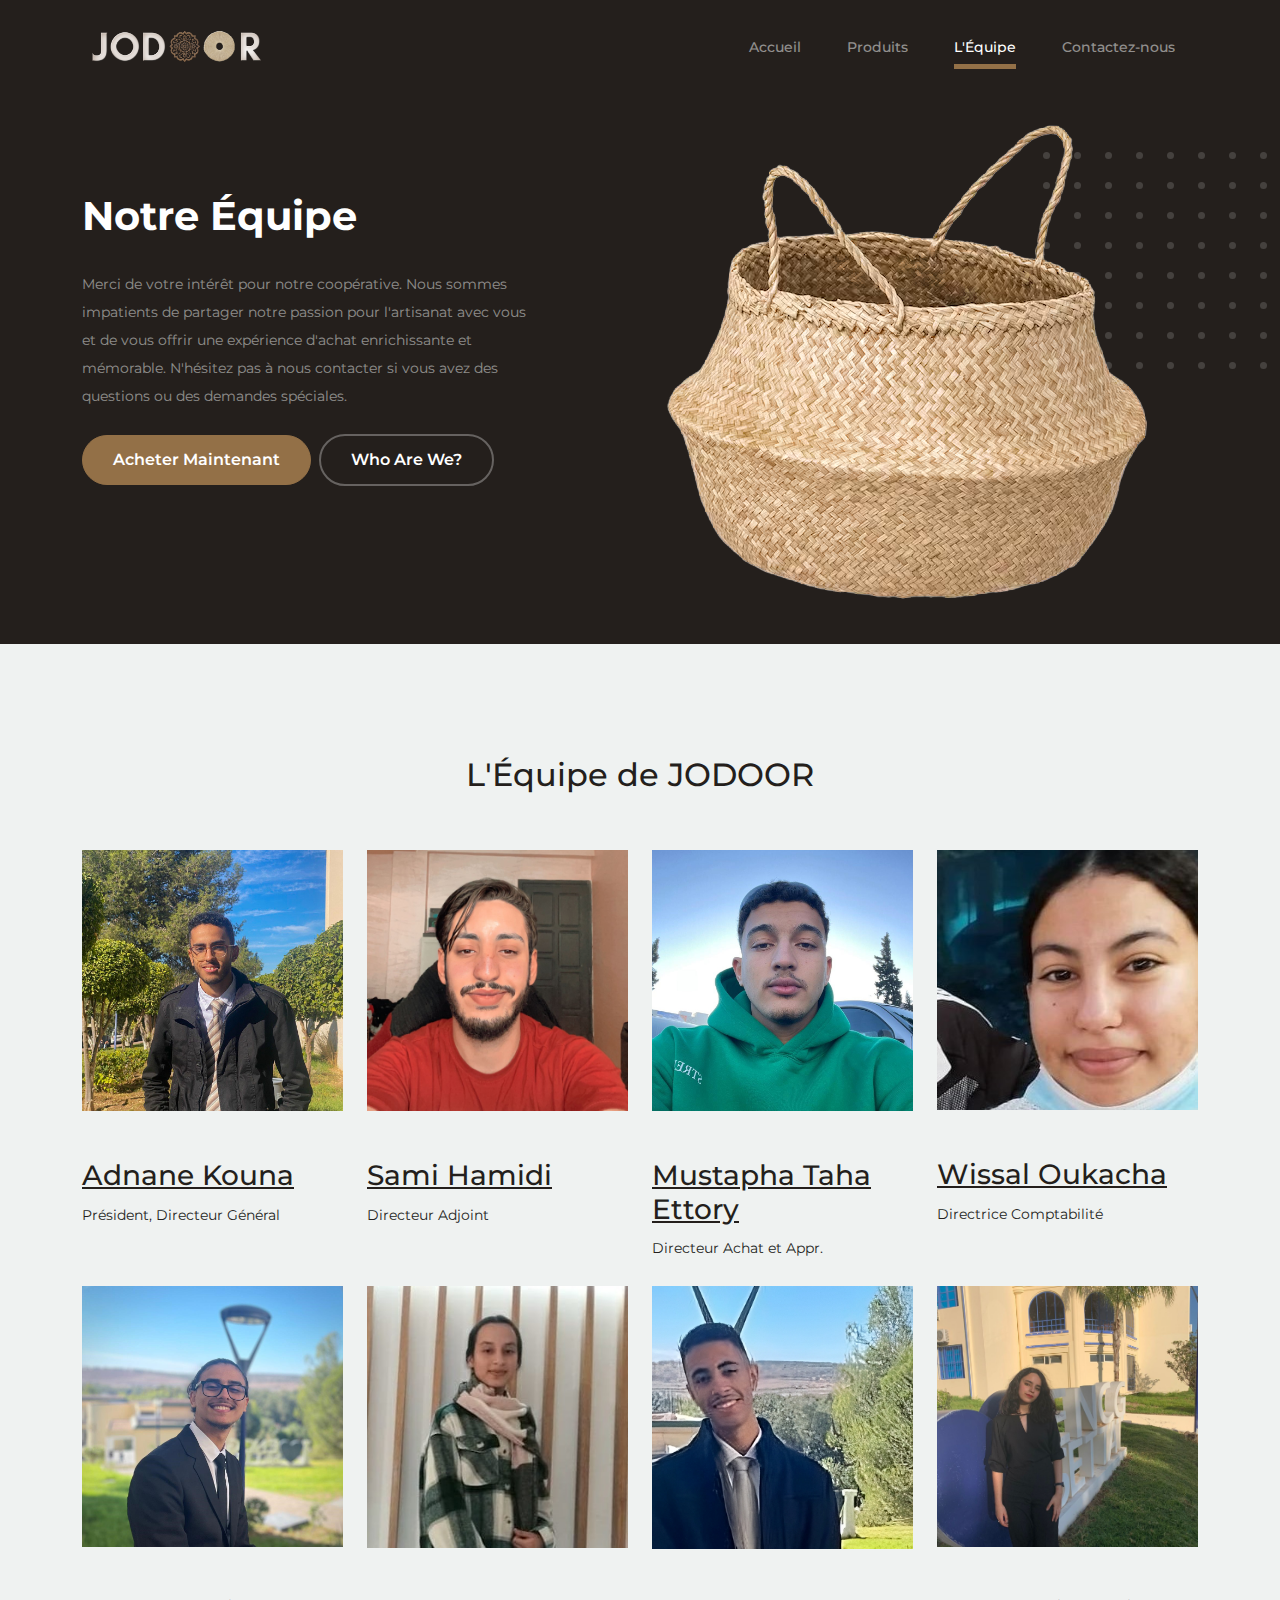
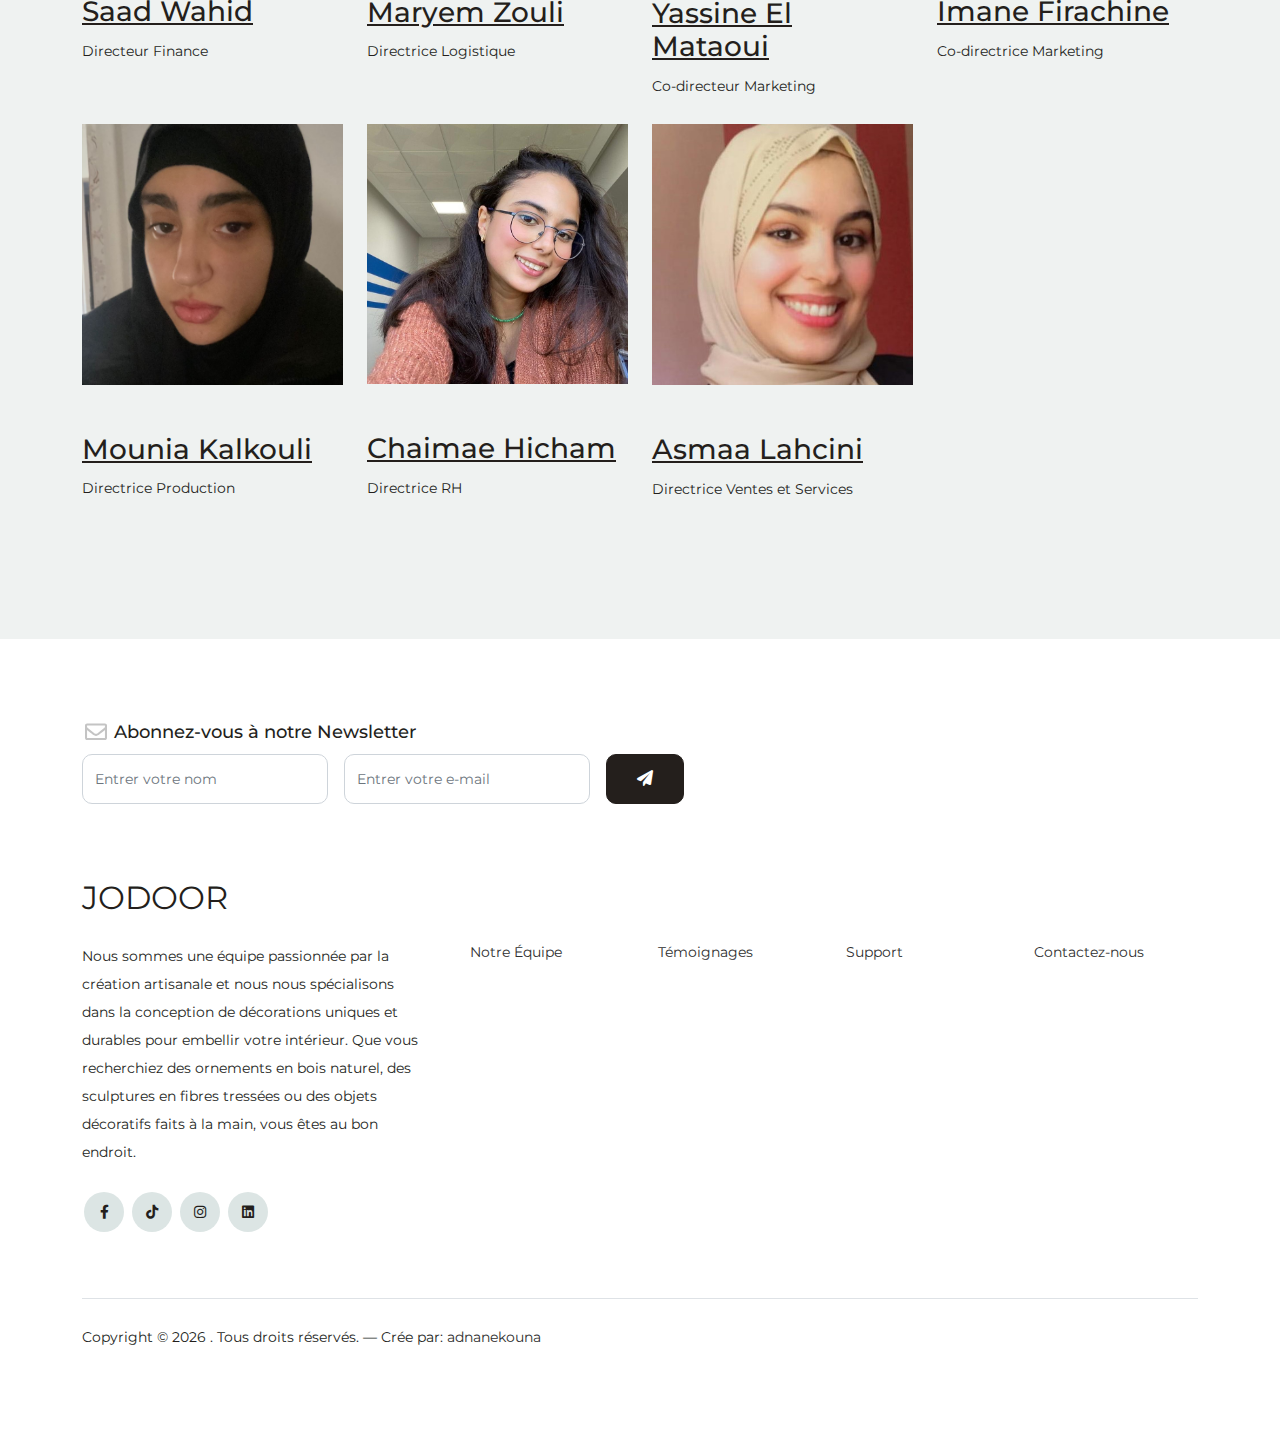
<file: about.html>
<!-- /*
* Bootstrap 5
* Template Name: Furni
* Template Author: Untree.co
* Edited by: adnanekouna-a
*/ -->
<!DOCTYPE html>
<html lang="en">
	<head>
		<meta charset="utf-8" />
		<meta name="viewport" content="width=device-width, initial-scale=1, shrink-to-fit=no" />
		<meta name="author" content="adnanekouna-a" />
		<link rel="shortcut icon" href="favicon.png" />

		<meta name="description" content="" />
		<meta name="keywords" content="bootstrap, bootstrap4" />

		<!-- Bootstrap CSS -->
		<link href="css/bootstrap.min.css" rel="stylesheet" />
		<link href="https://cdnjs.cloudflare.com/ajax/libs/font-awesome/6.0.0-beta3/css/all.min.css" rel="stylesheet" />
		<link href="css/tiny-slider.css" rel="stylesheet" />
		<link href="css/style.css" rel="stylesheet" />
		<title>Notre Équipe | JODOOR Coopérative</title>
	</head>

	<body>
		<!-- Start Header/Navigation -->
		<nav class="custom-navbar navbar navbar navbar-expand-md navbar-dark bg-dark" arial-label="Furni navigation bar">
			<div class="container">
				<a class="navbar-brand" href="index.html"><img src="images/Logo.png" alt="JODOOR's logo" width="190px" /></a>

				<button class="navbar-toggler" type="button" data-bs-toggle="collapse" data-bs-target="#navbarsFurni" aria-controls="navbarsFurni" aria-expanded="false" aria-label="Toggle navigation">
					<span class="navbar-toggler-icon"></span>
				</button>

				<div class="collapse navbar-collapse" id="navbarsFurni">
					<ul class="custom-navbar-nav navbar-nav ms-auto mb-2 mb-md-0">
						<li class="nav-item">
							<a class="nav-link" href="index.html">Accueil</a>
						</li>
						<li><a class="nav-link" href="shop.html">Produits</a></li>
						<li class="active"><a class="nav-link" href="about.html">L'Équipe</a></li>
						<li><a class="nav-link" href="contact.html">Contactez-nous</a></li>
					</ul>
				</div>
			</div>
		</nav>
		<!-- End Header/Navigation -->

		<!-- Start Hero Section -->
		<div class="hero">
			<div class="container">
				<div class="row justify-content-between">
					<div class="col-lg-5">
						<div class="intro-excerpt">
							<h1>Notre Équipe</h1>
							<p class="mb-4">
								Merci de votre intérêt pour notre coopérative. Nous sommes impatients de partager notre passion pour l'artisanat avec vous et de vous offrir une expérience d'achat enrichissante et mémorable. N'hésitez pas à nous contacter si vous avez des questions ou des demandes
								spéciales.
							</p>
							<p><a href="shop.html" class="btn btn-secondary me-2">Acheter Maintenant</a><a href="#our-team" class="btn btn-white-outline">Who Are We?</a></p>
						</div>
					</div>
					<div class="col-lg-7">
						<div class="hero-img-wrap">
							<img src="images/products/basket.png" class="img-fluid" />
						</div>
					</div>
				</div>
			</div>
		</div>
		<!-- End Hero Section -->

		<!-- Start Team Section -->
		<div class="untree_co-section" id="our-team">
			<div class="container">
				<div class="row mb-5">
					<div class="col-lg-5 mx-auto text-center">
						<h2 class="section-title">L'Équipe de JODOOR</h2>
					</div>
				</div>

				<div class="row">
					<!-- Start Column 1 -->
					<div class="col-12 col-md-6 col-lg-3 mb-5 mb-md-0">
						<img src="images/team/adnane.jpg" class="img-fluid mb-5" />
						<h3 clas>
							<a href="#"><span class="">Adnane</span> Kouna</a>
						</h3>
						<span class="d-block position mb-4">Président, Directeur Général</span>
					</div>
					<!-- End Column 1 -->

					<!-- Start Column 2 -->
					<div class="col-12 col-md-6 col-lg-3 mb-5 mb-md-0">
						<img src="images/team/sami.jpeg" class="img-fluid mb-5" />

						<h3 clas>
							<a href="#"><span class="">Sami</span> Hamidi</a>
						</h3>
						<span class="d-block position mb-4">Directeur Adjoint</span>
					</div>
					<!-- End Column 2 -->

					<!-- Start Column 3 -->
					<div class="col-12 col-md-6 col-lg-3 mb-5 mb-md-0">
						<img src="images/team/taha.jpeg" class="img-fluid mb-5" />
						<h3 clas>
							<a href="#"><span class="">Mustapha Taha</span> Ettory</a>
						</h3>
						<span class="d-block position mb-4">Directeur Achat et Appr.</span>
					</div>
					<!-- End Column 3 -->

					<!-- Start Column 4 -->
					<div class="col-12 col-md-6 col-lg-3 mb-5 mb-md-0">
						<img src="images/team/wissal.jpeg" class="img-fluid mb-5" />

						<h3 clas>
							<a href="#"><span class="">Wissal</span> Oukacha</a>
						</h3>
						<span class="d-block position mb-4">Directrice Comptabilité</span>
					</div>
					<!-- End Column 4 -->

					<!-- Start Column 1 -->
					<div class="col-12 col-md-6 col-lg-3 mb-5 mb-md-0">
						<img src="images/team/saad.jpeg" class="img-fluid mb-5" />
						<h3 clas>
							<a href="#"><span class="">Saad</span> Wahid</a>
						</h3>
						<span class="d-block position mb-4">Directeur Finance</span>
					</div>
					<!-- End Column 1 -->

					<!-- Start Column 2 -->
					<div class="col-12 col-md-6 col-lg-3 mb-5 mb-md-0">
						<img src="images/team/maryem.jpeg" class="img-fluid mb-5" />

						<h3 clas>
							<a href="#"><span class="">Maryem</span> Zouli</a>
						</h3>
						<span class="d-block position mb-4">Directrice Logistique</span>
					</div>
					<!-- End Column 2 -->

					<!-- Start Column 3 -->
					<div class="col-12 col-md-6 col-lg-3 mb-5 mb-md-0">
						<img src="images/team/yassine.jpeg" class="img-fluid mb-5" />

						<h3 clas>
							<a href="#"><span class="">Yassine</span> El Mataoui</a>
						</h3>
						<span class="d-block position mb-4">Co-directeur Marketing</span>
					</div>
					<!-- End Column 3 -->

					<!-- Start Column 4 -->
					<div class="col-12 col-md-6 col-lg-3 mb-5 mb-md-0">
						<img src="images/team/imane.jpg" class="img-fluid mb-5" />
						<h3 clas>
							<a href="#"><span class="">Imane</span> Firachine</a>
						</h3>
						<span class="d-block position mb-4">Co-directrice Marketing</span>
					</div>
					<!-- End Column 4 -->

					<!-- Start Column 1 -->
					<div class="col-12 col-md-6 col-lg-3 mb-5 mb-md-0">
						<img src="images/team/mounia.jpg" class="img-fluid mb-5" />
						<h3 clas>
							<a href="#"><span class="">Mounia</span> Kalkouli</a>
						</h3>
						<span class="d-block position mb-4">Directrice Production</span>
					</div>
					<!-- End Column 1 -->

					<!-- Start Column 2 -->
					<div class="col-12 col-md-6 col-lg-3 mb-5 mb-md-0">
						<img src="images/team/chaimae.jpg" class="img-fluid mb-5" />

						<h3 clas>
							<a href="#"><span class="">Chaimae</span> Hicham</a>
						</h3>
						<span class="d-block position mb-4">Directrice RH</span>
					</div>
					<!-- End Column 2 -->

					<!-- Start Column 3 -->
					<div class="col-12 col-md-6 col-lg-3 mb-5 mb-md-0">
						<img src="images/team/asmaa.jpg" class="img-fluid mb-5" />

						<h3 clas>
							<a href="#"><span class="">Asmaa</span> Lahcini</a>
						</h3>
						<span class="d-block position mb-4">Directrice Ventes et Services</span>
					</div>
					<!-- End Column 3 -->
				</div>
			</div>
		</div>
		<!-- End Team Section -->

		<!-- Start Footer Section -->
		<footer class="footer-section">
			<div class="container relative">
				<div class="row">
					<div class="col-lg-8">
						<div class="subscription-form">
							<h3 class="d-flex align-items-center">
								<span class="me-1"><img src="images/svg/envelope-outline.svg" alt="Image" class="img-fluid" /></span><span>Abonnez-vous à notre Newsletter</span>
							</h3>

							<form action="#" class="row g-3">
								<div class="col-auto">
									<input type="text" class="form-control" placeholder="Entrer votre nom" />
								</div>
								<div class="col-auto">
									<input type="email" class="form-control" placeholder="Entrer votre e-mail" />
								</div>
								<div class="col-auto">
									<button class="btn btn-primary">
										<span class="fa fa-paper-plane"></span>
									</button>
								</div>
							</form>
						</div>
					</div>
				</div>

				<div class="row g-5 mb-5">
					<div class="col-lg-4">
						<div class="mb-4 footer-logo-wrap">
							<a href="#" class="footer-logo">JODOOR</a>
						</div>
						<p class="mb-4">
							Nous sommes une équipe passionnée par la création artisanale et nous nous spécialisons dans la conception de décorations uniques et durables pour embellir votre intérieur. Que vous recherchiez des ornements en bois naturel, des sculptures en fibres tressées ou des objets
							décoratifs faits à la main, vous êtes au bon endroit.
						</p>

						<ul class="list-unstyled custom-social">
							<li>
								<a href="https://web.facebook.com/profile.php?id=100091524485817"><span class="fa fa-brands fa-facebook-f"></span></a>
							</li>
							<li>
								<a href="https://www.tiktok.com/@jodoor_?_t=8chszI6IG3y&_r=1"><span class="fa fa-brands fa-tiktok"></span></a>
							</li>
							<li>
								<a href="https://www.instagram.com/p/Cqx9fz-ogVN/"><span class="fa fa-brands fa-instagram"></span></a>
							</li>
							<li>
								<a href="https://www.linkedin.com/company/jodoor-coop%C3%A9rative/"><span class="fa fa-brands fa-linkedin"></span></a>
							</li>
						</ul>
					</div>

					<div class="col-lg-8">
						<div class="row links-wrap">
							<div class="col-6 col-sm-6 col-md-3">
								<ul class="list-unstyled">
									<li><a href="#our-team">Notre Équipe</a></li>
								</ul>
							</div>

							<div class="col-6 col-sm-6 col-md-3">
								<ul class="list-unstyled">
									<li><a href="index.html#testimonial">Témoignages</a></li>
								</ul>
							</div>

							<div class="col-6 col-sm-6 col-md-3">
								<ul class="list-unstyled">
									<li><a href="#">Support</a></li>
								</ul>
							</div>

							<div class="col-6 col-sm-6 col-md-3">
								<ul class="list-unstyled">
									<li><a href="contact.html">Contactez-nous</a></li>
								</ul>
							</div>
						</div>
					</div>
				</div>

				<div class="border-top copyright">
					<div class="row pt-4">
						<div class="col-lg-6">
							<p class="mb-2 text-center text-lg-start">
								Copyright &copy;
								<script>
									document.write(new Date().getFullYear())
								</script>
								. Tous droits réservés. &mdash; Crée par: <a href="https://github.com/adnanekouna-a">adnanekouna</a>
							</p>
						</div>
					</div>
				</div>
			</div>
		</footer>
		<!-- End Footer Section -->

		<script src="js/bootstrap.bundle.min.js"></script>
		<script src="js/tiny-slider.js"></script>
		<script src="js/custom.js"></script>
	</body>
</html>
</file>
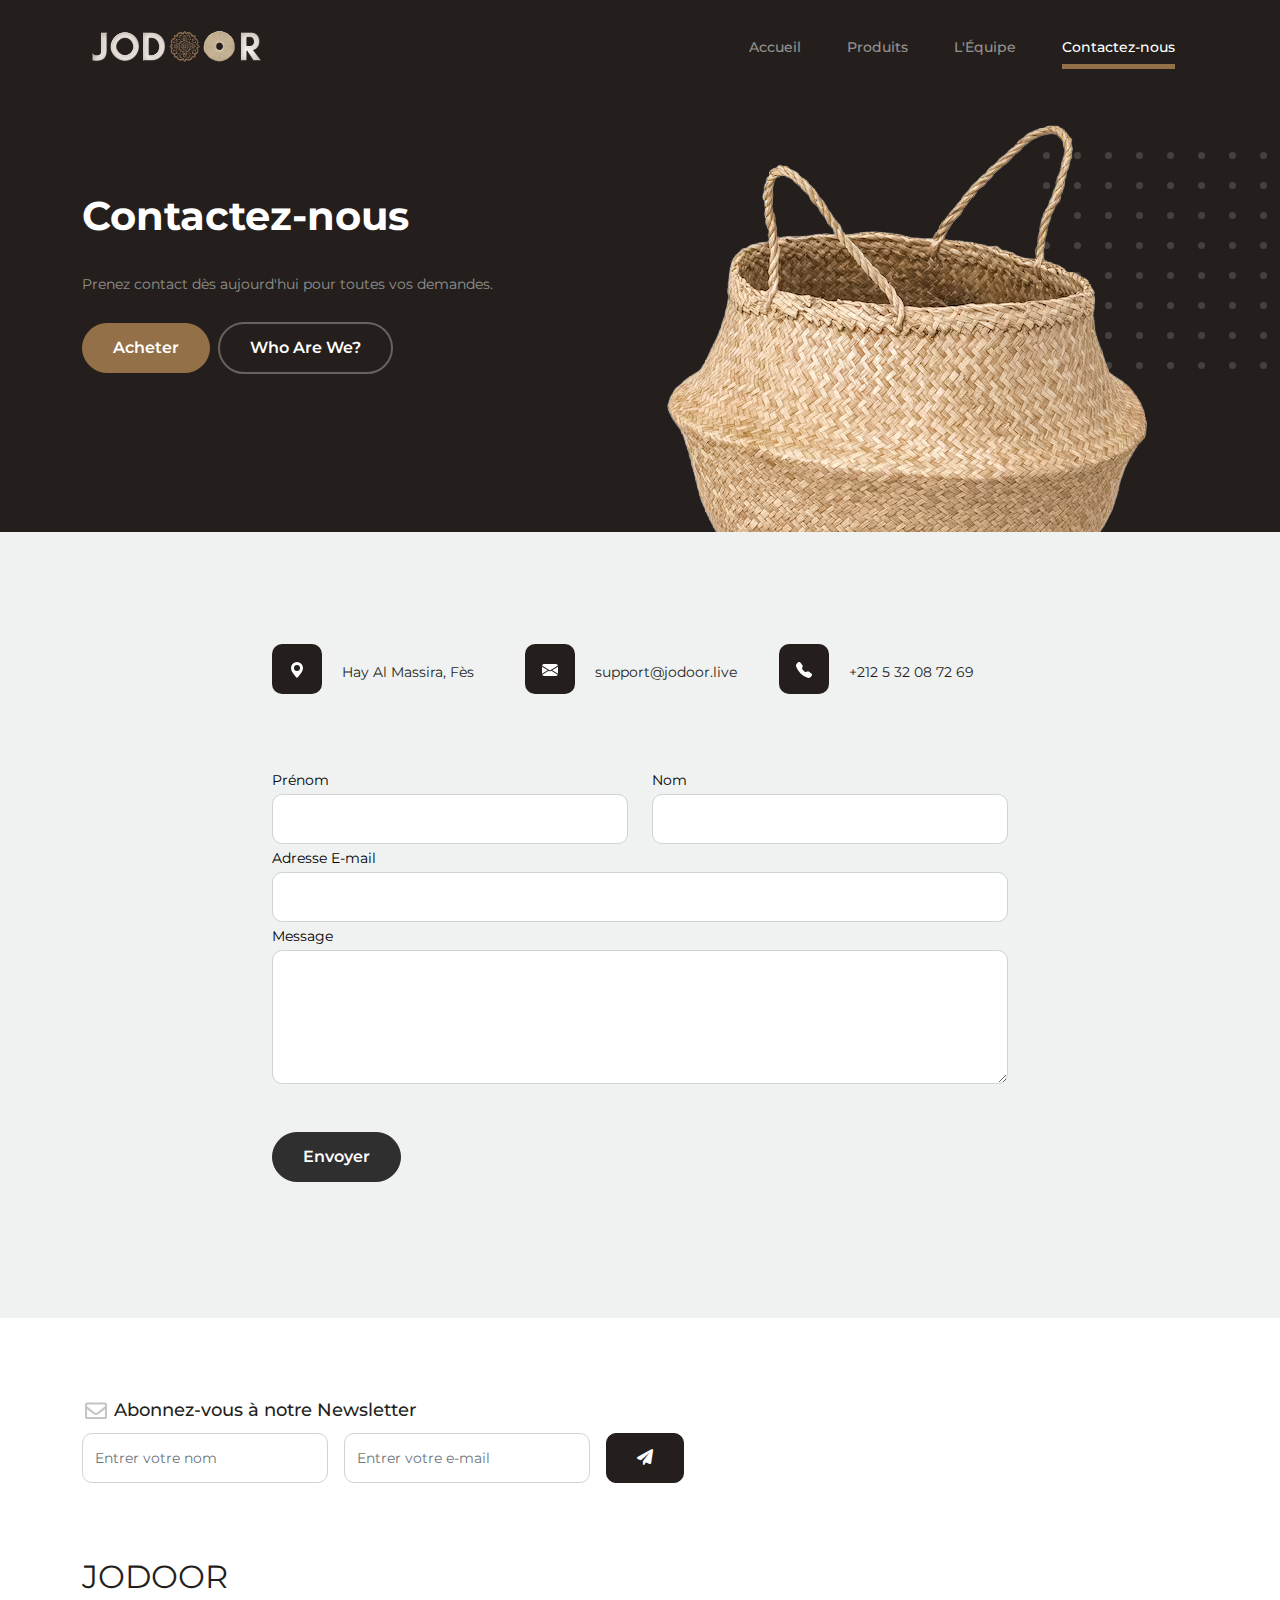
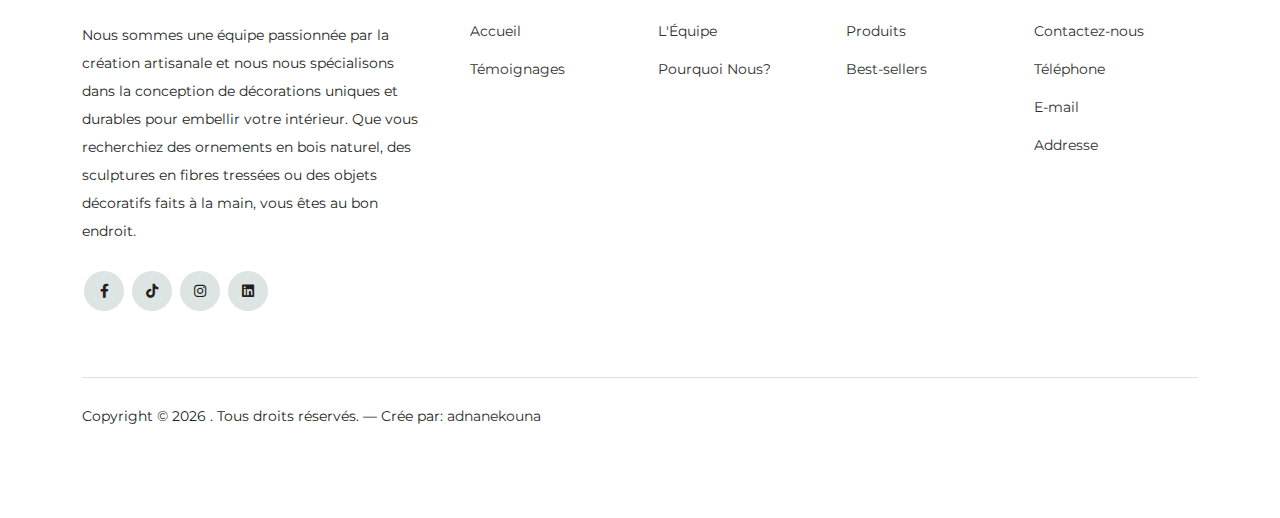
<file: contact.html>
<!-- /*
* Bootstrap 5
* Template Name: Furni
* Template Author: Untree.co
* Edited by: adnanekouna-a
*/ -->
<!doctype html>
<html lang="en">
<head>
  <meta charset="utf-8">
  <meta name="viewport" content="width=device-width, initial-scale=1, shrink-to-fit=no">
  <meta name="author" content="adnanekouna-a">
  <link rel="shortcut icon" href="favicon.png">

  <meta name="description" content="" />
  <meta name="keywords" content="bootstrap, bootstrap4" />

		<!-- Bootstrap CSS -->
		<link href="css/bootstrap.min.css" rel="stylesheet">
		<link href="https://cdnjs.cloudflare.com/ajax/libs/font-awesome/6.0.0-beta3/css/all.min.css" rel="stylesheet">
		<link href="css/tiny-slider.css" rel="stylesheet">
		<link href="css/style.css" rel="stylesheet">
		<title>Contact | JODOOR Coopérative</title>
	</head>

	<body>

		<!-- Start Header/Navigation -->
		<nav class="custom-navbar navbar navbar navbar-expand-md navbar-dark bg-dark" arial-label="Furni navigation bar">

			<div class="container">
				<a class="navbar-brand" href="index.html"><img src="images/Logo.png" alt="JODOOR's logo" width="190px" /></a>

				<button class="navbar-toggler" type="button" data-bs-toggle="collapse" data-bs-target="#navbarsFurni" aria-controls="navbarsFurni" aria-expanded="false" aria-label="Toggle navigation">
					<span class="navbar-toggler-icon"></span>
				</button>

				<div class="collapse navbar-collapse" id="navbarsFurni">
					<ul class="custom-navbar-nav navbar-nav ms-auto mb-2 mb-md-0">
						<li class="nav-item">
							<a class="nav-link" href="index.html">Accueil</a>
						</li>
						<li><a class="nav-link" href="shop.html">Produits</a></li>
						<li><a class="nav-link" href="team.html">L'Équipe</a></li>
						<li class="active"><a class="nav-link" href="contact.html">Contactez-nous</a></li>
					</ul>
				</div>
			</div>
				
		</nav>
		<!-- End Header/Navigation -->

		<!-- Start Hero Section -->
			<div class="hero">
				<div class="container">
					<div class="row justify-content-between">
						<div class="col-lg-5">
							<div class="intro-excerpt">
								<h1>Contactez-nous</h1>
								<p class="mb-4">Prenez contact dès aujourd'hui pour toutes vos demandes.</p>
								<p><a href="shop.html" class="btn btn-secondary me-2">Acheter</a><a href="team.html" class="btn btn-white-outline">Who Are We?</a></p>
							</div>
						</div>
						<div class="col-lg-7">
							<div class="hero-img-wrap">
								<img src="images/products/basket.png" class="img-fluid">
							</div>
						</div>
					</div>
				</div>
			</div>
		<!-- End Hero Section -->

		
		<!-- Start Contact Form -->
		<div class="untree_co-section" id="contact-form">
      <div class="container">

        <div class="block">
          <div class="row justify-content-center">


            <div class="col-md-8 col-lg-8 pb-4">


              <div class="row mb-5">
                <div class="col-lg-4">
                  <div  class="service no-shadow align-items-center link horizontal d-flex active" data-aos="fade-left" data-aos-delay="0">
                    <div class="service-icon color-1 mb-4">
                      <svg xmlns="http://www.w3.org/2000/svg" width="16" height="16" fill="currentColor" class="bi bi-geo-alt-fill" viewBox="0 0 16 16">
                        <path d="M8 16s6-5.686 6-10A6 6 0 0 0 2 6c0 4.314 6 10 6 10zm0-7a3 3 0 1 1 0-6 3 3 0 0 1 0 6z"/>
                      </svg>
                    </div> <!-- /.icon -->
                    <div class="service-contents">
                      <p>Hay Al Massira, Fès</p>
                    </div> <!-- /.service-contents-->
                  </div> <!-- /.service -->
                </div>

                <div class="col-lg-4">
                  <div  class="service no-shadow align-items-center link horizontal d-flex active" data-aos="fade-left" data-aos-delay="0">
                    <div class="service-icon color-1 mb-4">
                      <svg xmlns="http://www.w3.org/2000/svg" width="16" height="16" fill="currentColor" class="bi bi-envelope-fill" viewBox="0 0 16 16">
                        <path d="M.05 3.555A2 2 0 0 1 2 2h12a2 2 0 0 1 1.95 1.555L8 8.414.05 3.555zM0 4.697v7.104l5.803-3.558L0 4.697zM6.761 8.83l-6.57 4.027A2 2 0 0 0 2 14h12a2 2 0 0 0 1.808-1.144l-6.57-4.027L8 9.586l-1.239-.757zm3.436-.586L16 11.801V4.697l-5.803 3.546z"/>
                      </svg>
                    </div> <!-- /.icon -->
                    <div class="service-contents">
                      <p>support@jodoor.live</p>
                    </div> <!-- /.service-contents-->
                  </div> <!-- /.service -->
                </div>

                <div class="col-lg-4">
                  <div  class="service no-shadow align-items-center link horizontal d-flex active" data-aos="fade-left" data-aos-delay="0">
                    <div class="service-icon color-1 mb-4">
                      <svg xmlns="http://www.w3.org/2000/svg" width="16" height="16" fill="currentColor" class="bi bi-telephone-fill" viewBox="0 0 16 16">
                        <path fill-rule="evenodd" d="M1.885.511a1.745 1.745 0 0 1 2.61.163L6.29 2.98c.329.423.445.974.315 1.494l-.547 2.19a.678.678 0 0 0 .178.643l2.457 2.457a.678.678 0 0 0 .644.178l2.189-.547a1.745 1.745 0 0 1 1.494.315l2.306 1.794c.829.645.905 1.87.163 2.611l-1.034 1.034c-.74.74-1.846 1.065-2.877.702a18.634 18.634 0 0 1-7.01-4.42 18.634 18.634 0 0 1-4.42-7.009c-.362-1.03-.037-2.137.703-2.877L1.885.511z"/>
                      </svg>
                    </div> <!-- /.icon -->
                    <div class="service-contents">
                      <p>+212 5 32 08 72 69</p>
                    </div> <!-- /.service-contents-->
                  </div> <!-- /.service -->
                </div>
              </div>

              <form>
                <div class="row">
                  <div class="col-6">
                    <div class="form-group">
                      <label class="text-black" for="fname">Prénom</label>
                      <input type="text" class="form-control" id="fname">
                    </div>
                  </div>
                  <div class="col-6">
                    <div class="form-group">
                      <label class="text-black" for="lname">Nom</label>
                      <input type="text" class="form-control" id="lname">
                    </div>
                  </div>
                </div>
                <div class="form-group">
                  <label class="text-black" for="email">Adresse E-mail</label>
                  <input type="email" class="form-control" id="email">
                </div>

                <div class="form-group mb-5">
                  <label class="text-black" for="message">Message</label>
                  <textarea name="" class="form-control" id="message" cols="30" rows="5"></textarea>
                </div>

                <button type="submit" class="btn btn-primary-hover-outline">Envoyer</button>
              </form>

            </div>

          </div>

        </div>

      </div>


    </div>
  </div>

  <!-- End Contact Form -->

		

		<!-- Start Footer Section -->
		<footer class="footer-section">
			<div class="container relative">

				<div class="row">
					<div class="col-lg-8">
						<div class="subscription-form">
							<h3 class="d-flex align-items-center"><span class="me-1"><img src="images/svg/envelope-outline.svg" alt="Image" class="img-fluid"></span><span>Abonnez-vous à notre Newsletter</span></h3>

							<form action="#" class="row g-3">
								<div class="col-auto">
									<input type="text" class="form-control" placeholder="Entrer votre nom" />
								</div>
								<div class="col-auto">
									<input type="email" class="form-control" placeholder="Entrer votre e-mail" />
								</div>
								<div class="col-auto">
									<button class="btn btn-primary">
										<span class="fa fa-paper-plane"></span>
									</button>
								</div>
							</form>

						</div>
					</div>
				</div>

				<div class="row g-5 mb-5">
					<div class="col-lg-4">
						<div class="mb-4 footer-logo-wrap"><a href="#" class="footer-logo">JODOOR</a></div>
						<p class="mb-4">Nous sommes une équipe passionnée par la création artisanale et nous nous spécialisons dans la conception de décorations uniques et durables pour embellir votre intérieur. Que vous recherchiez des ornements en bois naturel, des sculptures en fibres tressées ou des objets
							décoratifs faits à la main, vous êtes au bon endroit.</p>

							<ul class="list-unstyled custom-social">
								<li>
									<a href="https://web.facebook.com/profile.php?id=100091524485817"><span class="fa fa-brands fa-facebook-f"></span></a>
								</li>
								<li>
									<a href="https://www.tiktok.com/@jodoor_?_t=8chszI6IG3y&_r=1"><span class="fa fa-brands fa-tiktok"></span></a>
								</li>
								<li>
									<a href="https://www.instagram.com/p/Cqx9fz-ogVN/"><span class="fa fa-brands fa-instagram"></span></a>
								</li>
								<li>
									<a href="https://www.linkedin.com/company/jodoor-coop%C3%A9rative/"><span class="fa fa-brands fa-linkedin"></span></a>
								</li>
							</ul>
					</div>

					<div class="col-lg-8">
						<div class="row links-wrap">
							<div class="col-6 col-sm-6 col-md-3">
								<ul class="list-unstyled">
									<li><a href="index.html#hero-section">Accueil</a></li>
									<li><a href="index.html#testimonial">Témoignages</a></li>
								</ul>
							</div>

							<div class="col-6 col-sm-6 col-md-3">
								<ul class="list-unstyled">
									<li><a href="team.html">L'Équipe</a></li>
									<li><a href="index.html#why-us">Pourquoi Nous?</a></li>
								</ul>
							</div>

							<div class="col-6 col-sm-6 col-md-3">
								<ul class="list-unstyled">
									<li><a href="shop.html">Produits</a></li>
									<li><a href="index.html#best-sellers">Best-sellers</a></li>
								</ul>
							</div>

							<div class="col-6 col-sm-6 col-md-3">
								<ul class="list-unstyled">
									<li><a href="#contact-form">Contactez-nous</a></li>
									<li><a href="tel:+212532087269">Téléphone</a></li>
									<li><a href="mailto:joodor.co@gmail.com">E-mail</a></li>
									<li><a href="#contact-form">Addresse</a></li>
								</ul>
							</div>
						</div>
					</div>

				</div>

				<div class="border-top copyright">
					<div class="row pt-4">
						<div class="col-lg-6">
							<p class="mb-2 text-center text-lg-start">
								Copyright &copy;
								<script>
									document.write(new Date().getFullYear())
								</script>
								. Tous droits réservés. &mdash; Crée par: <a href="https://github.com/adnanekouna-a">adnanekouna</a>
							</p>
						</div>
					</div>
				</div>

			</div>
		</footer>
		<!-- End Footer Section -->	


		<script src="js/bootstrap.bundle.min.js"></script>
		<script src="js/tiny-slider.js"></script>
		<script src="js/custom.js"></script>
	</body>

</html>
</file>
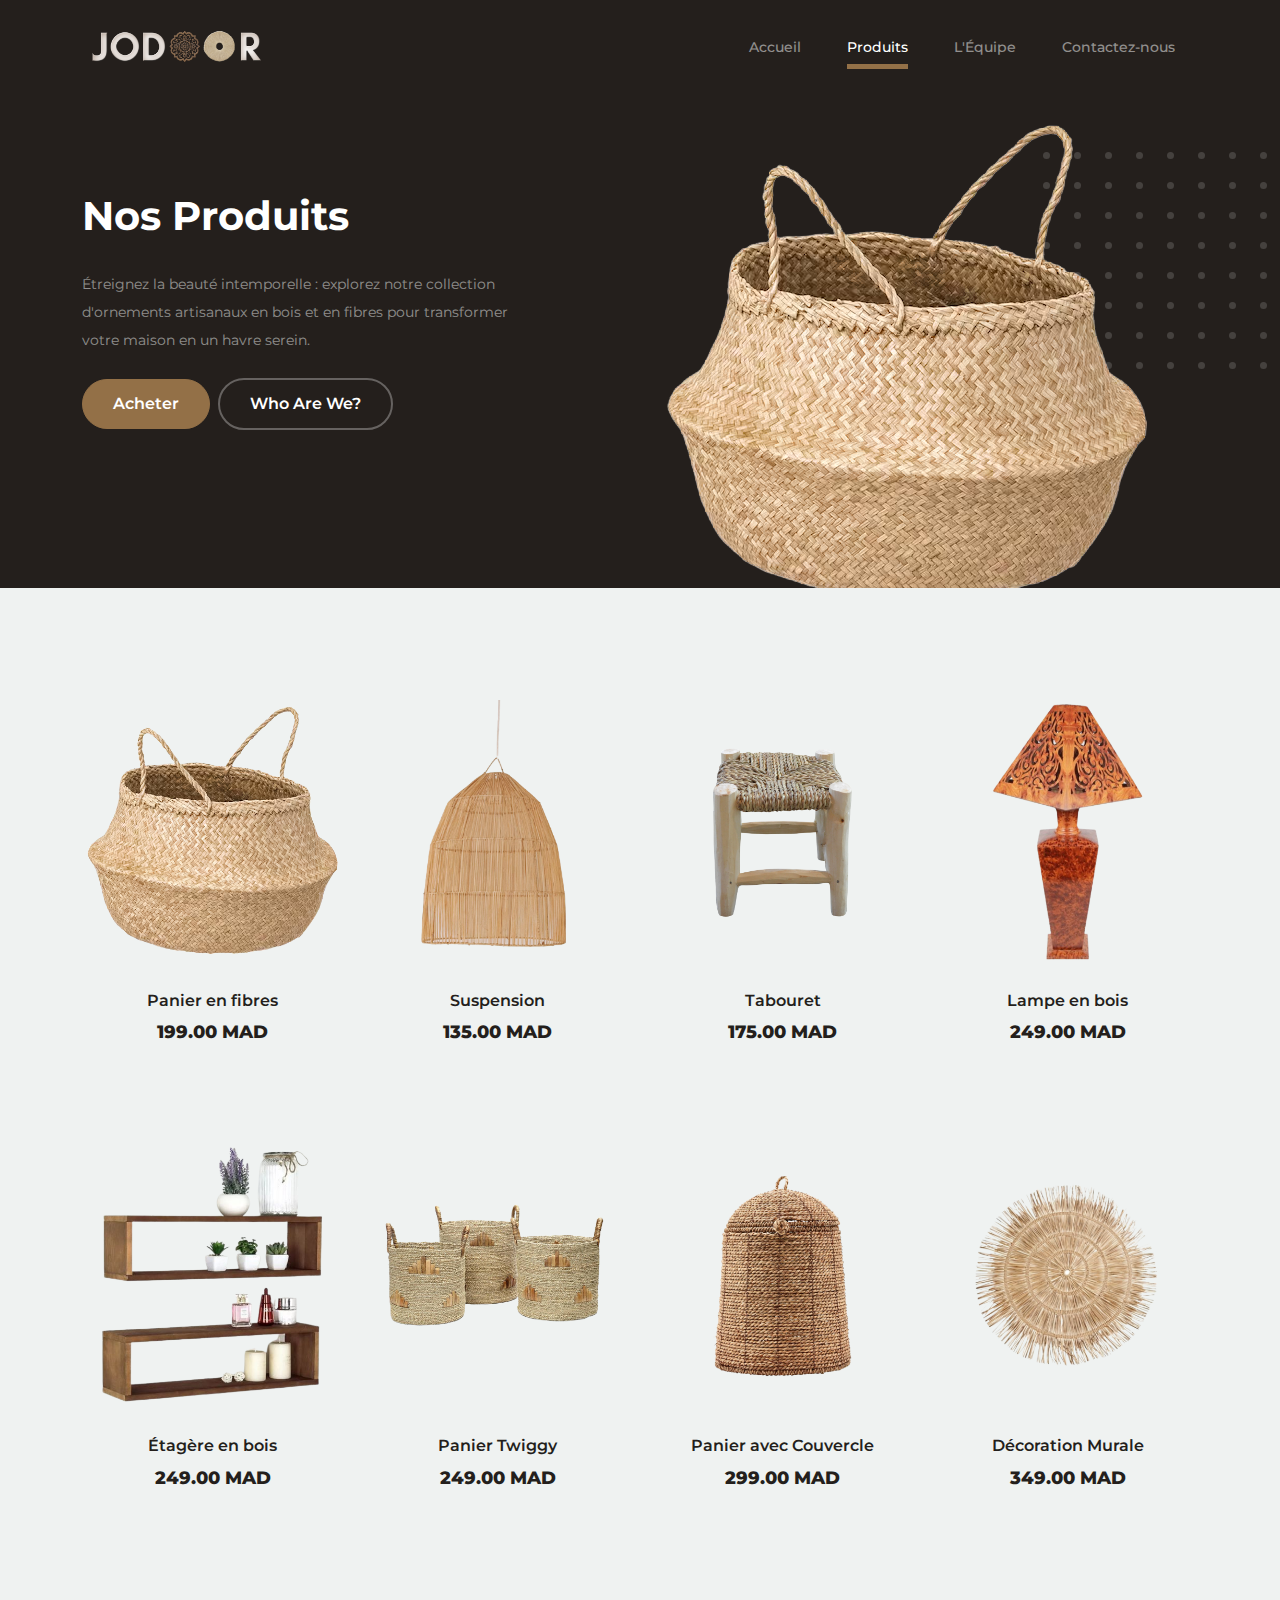
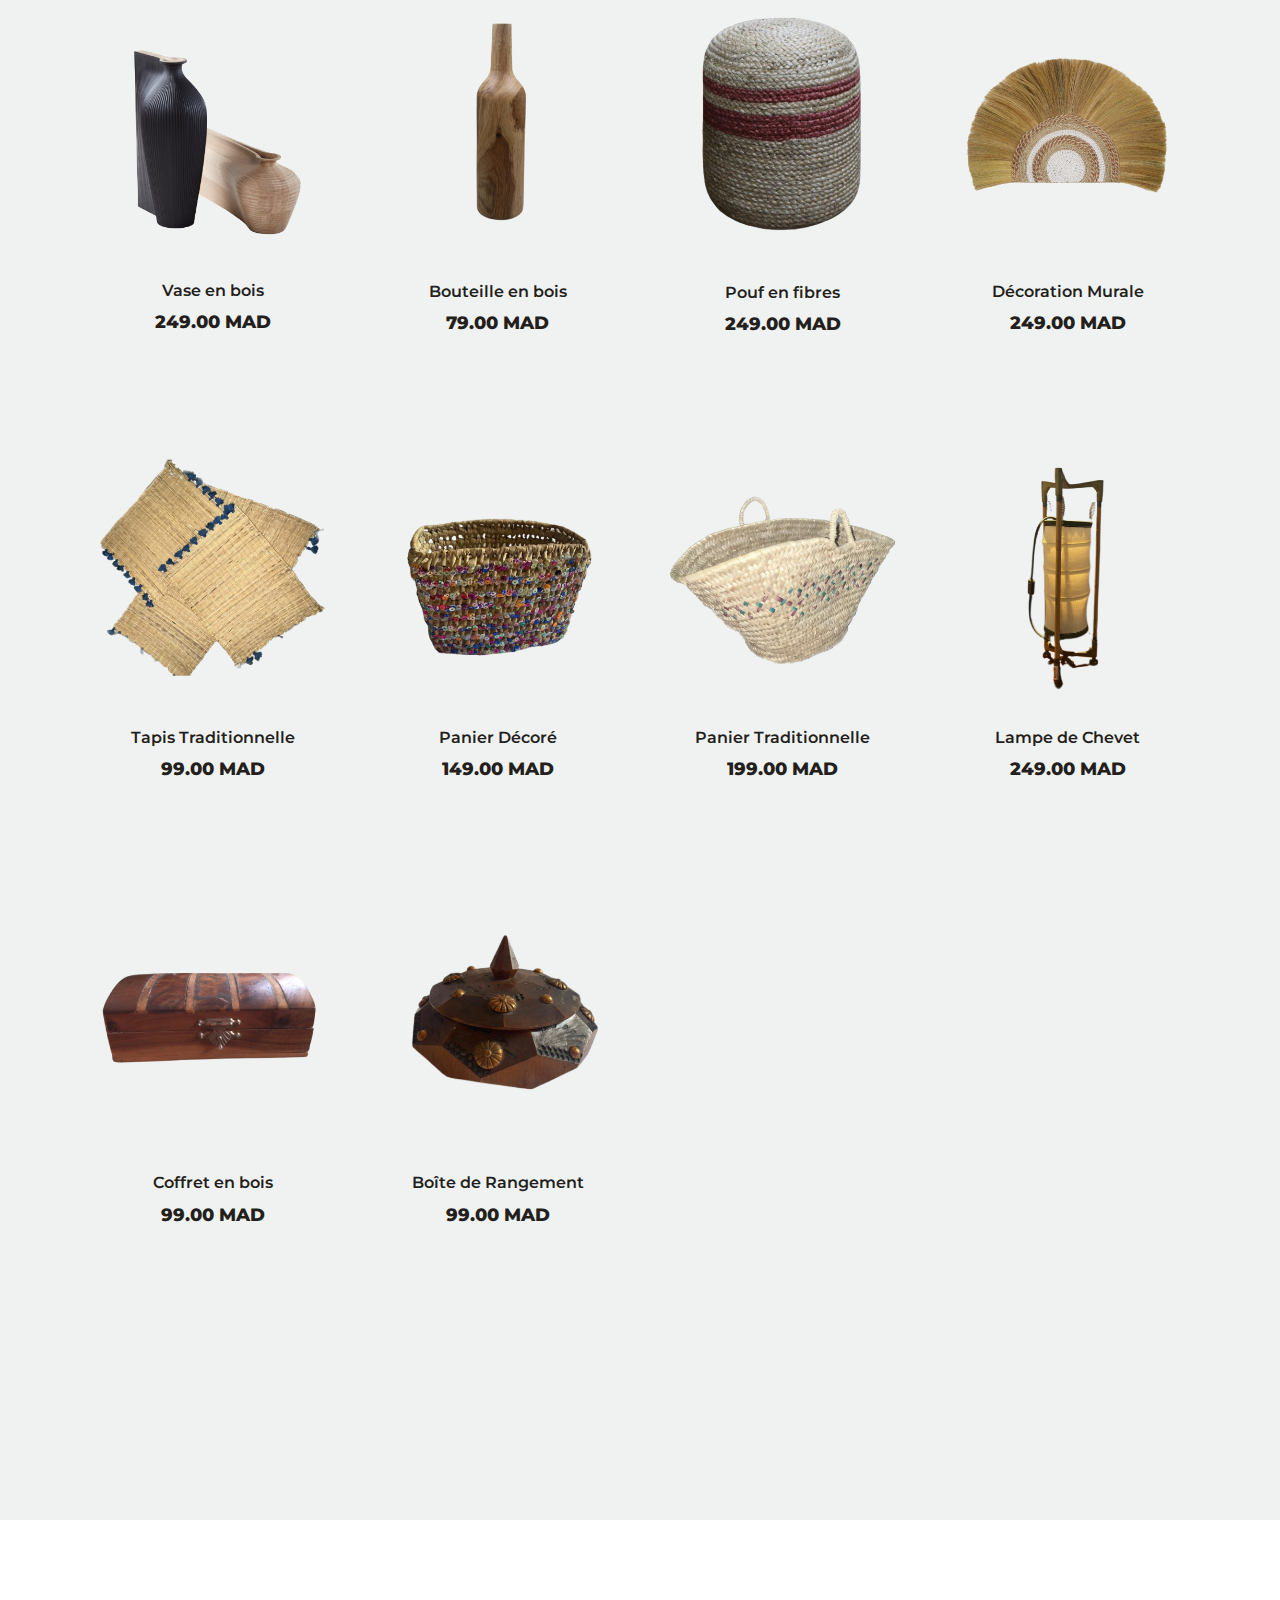
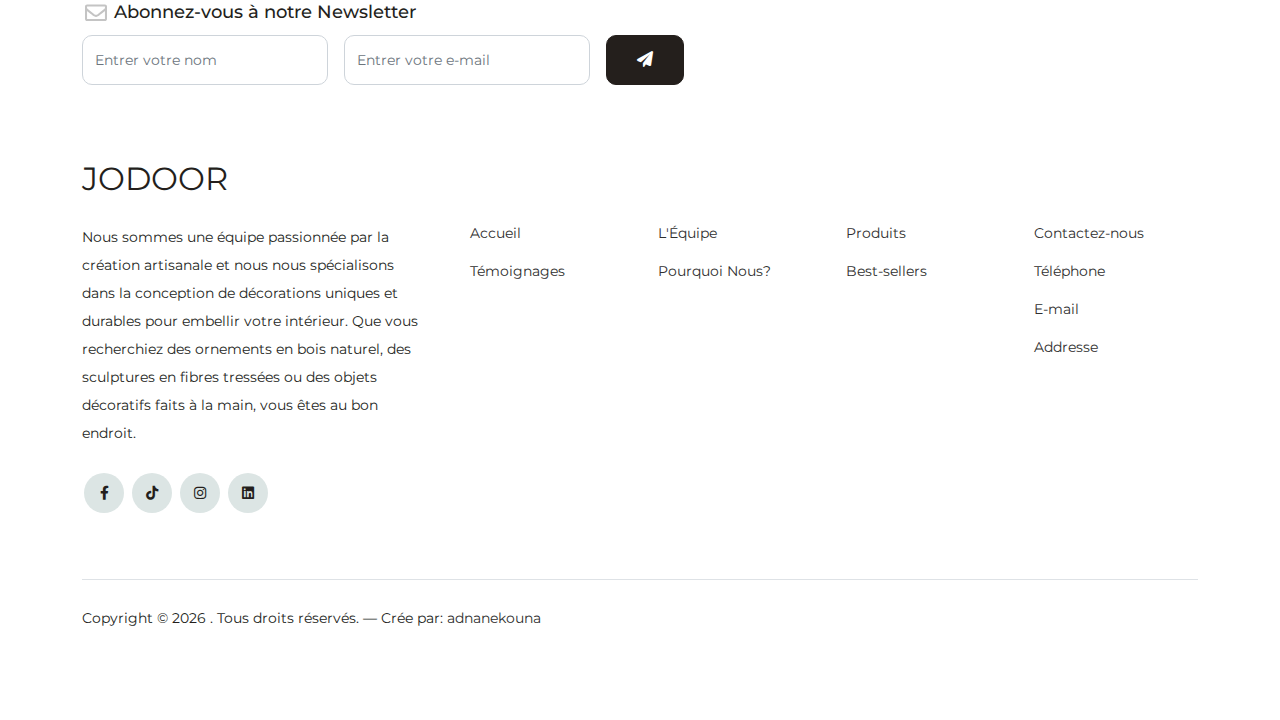
<file: shop.html>
<!-- /*
* Bootstrap 5
* Template Name: Furni
* Template Author: Untree.co
* Edited by: adnanekouna-a
*/ -->
<!DOCTYPE html>
<html lang="en">
	<head>
		<meta charset="utf-8" />
		<meta name="viewport" content="width=device-width, initial-scale=1, shrink-to-fit=no" />
		<meta name="author" content="adnanekouna-a" />
		<link rel="shortcut icon" href="favicon.png" />

		<meta name="description" content="" />
		<meta name="keywords" content="bootstrap, bootstrap4" />

		<!-- Bootstrap CSS -->
		<link href="css/bootstrap.min.css" rel="stylesheet" />
		<link href="https://cdnjs.cloudflare.com/ajax/libs/font-awesome/6.0.0-beta3/css/all.min.css" rel="stylesheet" />
		<link href="css/tiny-slider.css" rel="stylesheet" />
		<link href="css/style.css" rel="stylesheet" />
		<title>Nos Produits | JODOOR Coopérative</title>
	</head>

	<body>
		<!-- Start Header/Navigation -->
		<nav class="custom-navbar navbar navbar navbar-expand-md navbar-dark bg-dark" arial-label="Furni navigation bar">
			<div class="container">
				<a class="navbar-brand" href="index.html"><img src="images/Logo.png" alt="JODOOR's logo" width="190px" /></a>

				<button class="navbar-toggler" type="button" data-bs-toggle="collapse" data-bs-target="#navbarsFurni" aria-controls="navbarsFurni" aria-expanded="false" aria-label="Toggle navigation">
					<span class="navbar-toggler-icon"></span>
				</button>

				<div class="collapse navbar-collapse" id="navbarsFurni">
					<ul class="custom-navbar-nav navbar-nav ms-auto mb-2 mb-md-0">
						<li class="nav-item">
							<a class="nav-link" href="index.html">Accueil</a>
						</li>
						<li class="active"><a class="nav-link" href="shop.html">Produits</a></li>
						<li><a class="nav-link" href="team.html">L'Équipe</a></li>
						<li><a class="nav-link" href="contact.html">Contactez-nous</a></li>
					</ul>
				</div>
			</div>
		</nav>
		<!-- End Header/Navigation -->

		<!-- Start Hero Section -->
		<div class="hero">
			<div class="container">
				<div class="row justify-content-between">
					<div class="col-lg-5">
						<div class="intro-excerpt">
							<h1>Nos Produits</h1>
							<p class="mb-4">Étreignez la beauté intemporelle : explorez notre collection d'ornements artisanaux en bois et en fibres pour transformer votre maison en un havre serein.</p>
							<p><a href="#products-list" class="btn btn-secondary me-2">Acheter</a><a href="team.html" class="btn btn-white-outline">Who Are We?</a></p>
						</div>
					</div>
					<div class="col-lg-7">
						<div class="hero-img-wrap">
							<img src="images/products/basket.png" class="img-fluid" />
						</div>
					</div>
				</div>
			</div>
		</div>
		<!-- End Hero Section -->

		<div class="untree_co-section product-section before-footer-section" id="products-list">
			<div class="container">
				<div class="row">
					<!-- Start Column 1 -->
					<div class="col-12 col-md-4 col-lg-3 mb-5">
						<a class="product-item" href="https://www.instagram.com/p/Cso-SzsoO42/" target="_blank">
							<img src="images/products/basket.png" class="img-fluid product-thumbnail" />
							<h3 class="product-title">Panier en fibres</h3>
							<strong class="product-price">199.00 MAD</strong>

							<span class="icon-cross">
								<img src="images/svg/cross.svg" class="img-fluid" />
							</span>
						</a>
					</div>
					<!-- End Column 1 -->

					<!-- Start Column 2 -->
					<div class="col-12 col-md-4 col-lg-3 mb-5">
						<a class="product-item" href="https://www.instagram.com/p/Cso-Z6WIdqZ/" target="_blank">
							<img src="images/products/suspension.png" class="img-fluid product-thumbnail" />
							<h3 class="product-title">Suspension</h3>
							<strong class="product-price">135.00 MAD</strong>

							<span class="icon-cross">
								<img src="images/svg/cross.svg" class="img-fluid" />
							</span>
						</a>
					</div>
					<!-- End Column 2 -->

					<!-- Start Column 3 -->
					<div class="col-12 col-md-4 col-lg-3 mb-5">
						<a class="product-item" href="https://www.instagram.com/p/Cso-oySIZEz/" target="_blank">
							<img src="images/products/tabouret.png" class="img-fluid product-thumbnail" />
							<h3 class="product-title">Tabouret</h3>
							<strong class="product-price">175.00 MAD</strong>

							<span class="icon-cross">
								<img src="images/svg/cross.svg" class="img-fluid" />
							</span>
						</a>
					</div>
					<!-- End Column 3 -->

					<!-- Start Column 4 -->
					<div class="col-12 col-md-4 col-lg-3 mb-5">
						<a class="product-item" href="https://www.instagram.com/p/Cso-KqrowZw/" target="_blank">
							<img src="images/products/lampe.png" class="img-fluid product-thumbnail" />
							<h3 class="product-title">Lampe en bois</h3>
							<strong class="product-price">249.00 MAD</strong>

							<span class="icon-cross">
								<img src="images/svg/cross.svg" class="img-fluid" />
							</span>
						</a>
					</div>
					<!-- End Column 4 -->

					<!-- Start Column 1 -->
					<div class="col-12 col-md-4 col-lg-3 mb-5">
						<a class="product-item" href="https://www.instagram.com/p/Cso-CjyoVNd/" target="_blank">
							<img src="images/products/etagere.png" class="img-fluid product-thumbnail" />
							<h3 class="product-title">Étagère en bois</h3>
							<strong class="product-price">249.00 MAD</strong>

							<span class="icon-cross">
								<img src="images/svg/cross.svg" class="img-fluid" />
							</span>
						</a>
					</div>
					<!-- End Column 1 -->

					<!-- Start Column 1 -->
					<div class="col-12 col-md-4 col-lg-3 mb-5">
						<a class="product-item" href="https://www.instagram.com/p/Cso-wGkotx8/" target="_blank">
							<img src="images/products/twiggy.png" class="img-fluid product-thumbnail" />
							<h3 class="product-title">Panier Twiggy</h3>
							<strong class="product-price">249.00 MAD</strong>

							<span class="icon-cross">
								<img src="images/svg/cross.svg" class="img-fluid" />
							</span>
						</a>
					</div>
					<!-- End Column 1 -->

					<!-- Start Column 3 -->
					<div class="col-12 col-md-4 col-lg-3 mb-5">
						<a class="product-item" href="https://www.instagram.com/p/CsuaDSqoID7/" target="_blank">
							<img src="images/products/panier-couvercle.png" class="img-fluid product-thumbnail" />
							<h3 class="product-title">Panier avec Couvercle</h3>
							<strong class="product-price">299.00 MAD</strong>

							<span class="icon-cross">
								<img src="images/svg/cross.svg" class="img-fluid" />
							</span>
						</a>
					</div>
					<!-- End Column 3 -->

					<!-- Start Column 4 -->
					<div class="col-12 col-md-4 col-lg-3 mb-5">
						<a class="product-item" href="https://www.instagram.com/p/CsuaIK9oTjP/" target="_blank">
							<img src="images/products/murale-1.png" class="img-fluid product-thumbnail" />
							<h3 class="product-title">Décoration Murale</h3>
							<strong class="product-price">349.00 MAD</strong>

							<span class="icon-cross">
								<img src="images/svg/cross.svg" class="img-fluid" />
							</span>
						</a>
					</div>
					<!-- End Column 4 -->

					<!-- Start Column 1 -->
					<div class="col-12 col-md-4 col-lg-3 mb-5">
						<a class="product-item" href="https://www.instagram.com/p/CsuaMt8ohJ9/" target="_blank">
							<img src="images/products/vase.png" class="img-fluid product-thumbnail" />
							<h3 class="product-title">Vase en bois</h3>
							<strong class="product-price">249.00 MAD</strong>

							<span class="icon-cross">
								<img src="images/svg/cross.svg" class="img-fluid" />
							</span>
						</a>
					</div>
					<!-- End Column 1 -->

					<!-- Start Column 2 -->
					<div class="col-12 col-md-4 col-lg-3 mb-5">
						<a class="product-item" href="https://www.instagram.com/p/CsuaQrjoXAi/" target="_blank">
							<img src="images/products/bouteille.png" class="img-fluid product-thumbnail" />
							<h3 class="product-title">Bouteille en bois</h3>
							<strong class="product-price">79.00 MAD</strong>

							<span class="icon-cross">
								<img src="images/svg/cross.svg" class="img-fluid" />
							</span>
						</a>
					</div>
					<!-- End Column 2 -->

					<!-- Start Column 3 -->
					<div class="col-12 col-md-4 col-lg-3 mb-5">
						<a class="product-item" href="https://www.instagram.com/p/CsuaWK_Iiwg/" target="_blank">
							<img src="images/products/pouf.png" class="img-fluid product-thumbnail" />
							<h3 class="product-title">Pouf en fibres</h3>
							<strong class="product-price">249.00 MAD</strong>

							<span class="icon-cross">
								<img src="images/svg/cross.svg" class="img-fluid" />
							</span>
						</a>
					</div>
					<!-- End Column 3 -->

					<!-- Start Column 4 -->
					<div class="col-12 col-md-4 col-lg-3 mb-5">
						<a class="product-item" href="https://www.instagram.com/p/CsuabKKIdXz/" target="_blank">
							<img src="images/products/murale-2.png" class="img-fluid product-thumbnail" />
							<h3 class="product-title">Décoration Murale</h3>
							<strong class="product-price">249.00 MAD</strong>

							<span class="icon-cross">
								<img src="images/svg/cross.svg" class="img-fluid" />
							</span>
						</a>
					</div>
					<!-- End Column 4 -->

					<!-- Start Column 1 -->
					<div class="col-12 col-md-4 col-lg-3 mb-5">
						<a class="product-item" href="https://www.instagram.com/jodoor._/" target="_blank">
							<img src="images/products/tapis.png" class="img-fluid product-thumbnail" />
							<h3 class="product-title">Tapis Traditionnelle</h3>
							<strong class="product-price">99.00 MAD</strong>

							<span class="icon-cross">
								<img src="images/svg/cross.svg" class="img-fluid" />
							</span>
						</a>
					</div>
					<!-- End Column 1 -->

					<!-- Start Column 2 -->
					<div class="col-12 col-md-4 col-lg-3 mb-5">
						<a class="product-item" href="https://www.instagram.com/jodoor._/" target="_blank">
							<img src="images/products/panier.png" class="img-fluid product-thumbnail" />
							<h3 class="product-title">Panier Décoré</h3>
							<strong class="product-price">149.00 MAD</strong>

							<span class="icon-cross">
								<img src="images/svg/cross.svg" class="img-fluid" />
							</span>
						</a>
					</div>
					<!-- End Column 2 -->

					<!-- Start Column 3 -->
					<div class="col-12 col-md-4 col-lg-3 mb-5">
						<a class="product-item" href="https://www.instagram.com/jodoor._/" target="_blank">
							<img src="images/products/panier-2.png" class="img-fluid product-thumbnail" />
							<h3 class="product-title">Panier Traditionnelle</h3>
							<strong class="product-price">199.00 MAD</strong>

							<span class="icon-cross">
								<img src="images/svg/cross.svg" class="img-fluid" />
							</span>
						</a>
					</div>
					<!-- End Column 3 -->

					<!-- Start Column 4 -->
					<div class="col-12 col-md-4 col-lg-3 mb-5">
						<a class="product-item" href="https://www.instagram.com/jodoor._/" target="_blank">
							<img src="images/products/lampe-2.png" class="img-fluid product-thumbnail" />
							<h3 class="product-title">Lampe de Chevet</h3>
							<strong class="product-price">249.00 MAD</strong>

							<span class="icon-cross">
								<img src="images/svg/cross.svg" class="img-fluid" />
							</span>
						</a>
					</div>
					<!-- End Column 4 -->

					<!-- Start Column 1 -->
					<div class="col-12 col-md-4 col-lg-3 mb-5">
						<a class="product-item" href="https://www.instagram.com/jodoor._/" target="_blank">
							<img src="images/products/coffret.png" class="img-fluid product-thumbnail" />
							<h3 class="product-title">Coffret en bois</h3>
							<strong class="product-price">99.00 MAD</strong>

							<span class="icon-cross">
								<img src="images/svg/cross.svg" class="img-fluid" />
							</span>
						</a>
					</div>
					<!-- End Column 1 -->

					<!-- Start Column 2 -->
					<div class="col-12 col-md-4 col-lg-3 mb-5">
						<a class="product-item" href="https://www.instagram.com/jodoor._/" target="_blank">
							<img src="images/products/boite.png" class="img-fluid product-thumbnail" />
							<h3 class="product-title">Boîte de Rangement</h3>
							<strong class="product-price">99.00 MAD</strong>

							<span class="icon-cross">
								<img src="images/svg/cross.svg" class="img-fluid" />
							</span>
						</a>
					</div>
					<!-- End Column 2 -->
				</div>
			</div>
		</div>

		<!-- Start Footer Section -->
		<footer class="footer-section">
			<div class="container relative">
				<div class="row">
					<div class="col-lg-8">
						<div class="subscription-form">
							<h3 class="d-flex align-items-center">
								<span class="me-1"><img src="images/svg/envelope-outline.svg" alt="Image" class="img-fluid" /></span><span>Abonnez-vous à notre Newsletter</span>
							</h3>

							<form action="#" class="row g-3">
								<div class="col-auto">
									<input type="text" class="form-control" placeholder="Entrer votre nom" />
								</div>
								<div class="col-auto">
									<input type="email" class="form-control" placeholder="Entrer votre e-mail" />
								</div>
								<div class="col-auto">
									<button class="btn btn-primary">
										<span class="fa fa-paper-plane"></span>
									</button>
								</div>
							</form>
						</div>
					</div>
				</div>

				<div class="row g-5 mb-5">
					<div class="col-lg-4">
						<div class="mb-4 footer-logo-wrap">
							<a href="#" class="footer-logo">JODOOR</a>
						</div>
						<p class="mb-4">
							Nous sommes une équipe passionnée par la création artisanale et nous nous spécialisons dans la conception de décorations uniques et durables pour embellir votre intérieur. Que vous recherchiez des ornements en bois naturel, des sculptures en fibres tressées ou des objets
							décoratifs faits à la main, vous êtes au bon endroit.
						</p>

						<ul class="list-unstyled custom-social">
							<li>
								<a href="https://web.facebook.com/profile.php?id=100091524485817"><span class="fa fa-brands fa-facebook-f"></span></a>
							</li>
							<li>
								<a href="https://www.tiktok.com/@jodoor_?_t=8chszI6IG3y&_r=1"><span class="fa fa-brands fa-tiktok"></span></a>
							</li>
							<li>
								<a href="https://www.instagram.com/p/Cqx9fz-ogVN/"><span class="fa fa-brands fa-instagram"></span></a>
							</li>
							<li>
								<a href="https://www.linkedin.com/company/jodoor-coop%C3%A9rative/"><span class="fa fa-brands fa-linkedin"></span></a>
							</li>
						</ul>
					</div>

					<div class="col-lg-8">
						<div class="row links-wrap">
							<div class="col-6 col-sm-6 col-md-3">
								<ul class="list-unstyled">
									<li><a href="index.html#hero-section">Accueil</a></li>
									<li><a href="index.html#testimonial">Témoignages</a></li>
								</ul>
							</div>

							<div class="col-6 col-sm-6 col-md-3">
								<ul class="list-unstyled">
									<li><a href="team.html">L'Équipe</a></li>
									<li><a href="index.html#why-us">Pourquoi Nous?</a></li>
								</ul>
							</div>

							<div class="col-6 col-sm-6 col-md-3">
								<ul class="list-unstyled">
									<li><a href="#products-list">Produits</a></li>
									<li><a href="index.html#best-sellers">Best-sellers</a></li>
								</ul>
							</div>

							<div class="col-6 col-sm-6 col-md-3">
								<ul class="list-unstyled">
									<li><a href="contact.html">Contactez-nous</a></li>
									<li><a href="tel:+212532087269">Téléphone</a></li>
									<li><a href="mailto:joodor.co@gmail.com">E-mail</a></li>
									<li><a href="contact.html">Addresse</a></li>
								</ul>
							</div>
						</div>
					</div>
				</div>

				<div class="border-top copyright">
					<div class="row pt-4">
						<div class="col-lg-6">
							<p class="mb-2 text-center text-lg-start">
								Copyright &copy;
								<script>
									document.write(new Date().getFullYear())
								</script>
								. Tous droits réservés. &mdash; Crée par: <a href="https://github.com/adnanekouna-a">adnanekouna</a>
							</p>
						</div>
					</div>
				</div>
			</div>
		</footer>
		<!-- End Footer Section -->

		<script src="js/bootstrap.bundle.min.js"></script>
		<script src="js/tiny-slider.js"></script>
		<script src="js/custom.js"></script>
	</body>
</html>
</file>
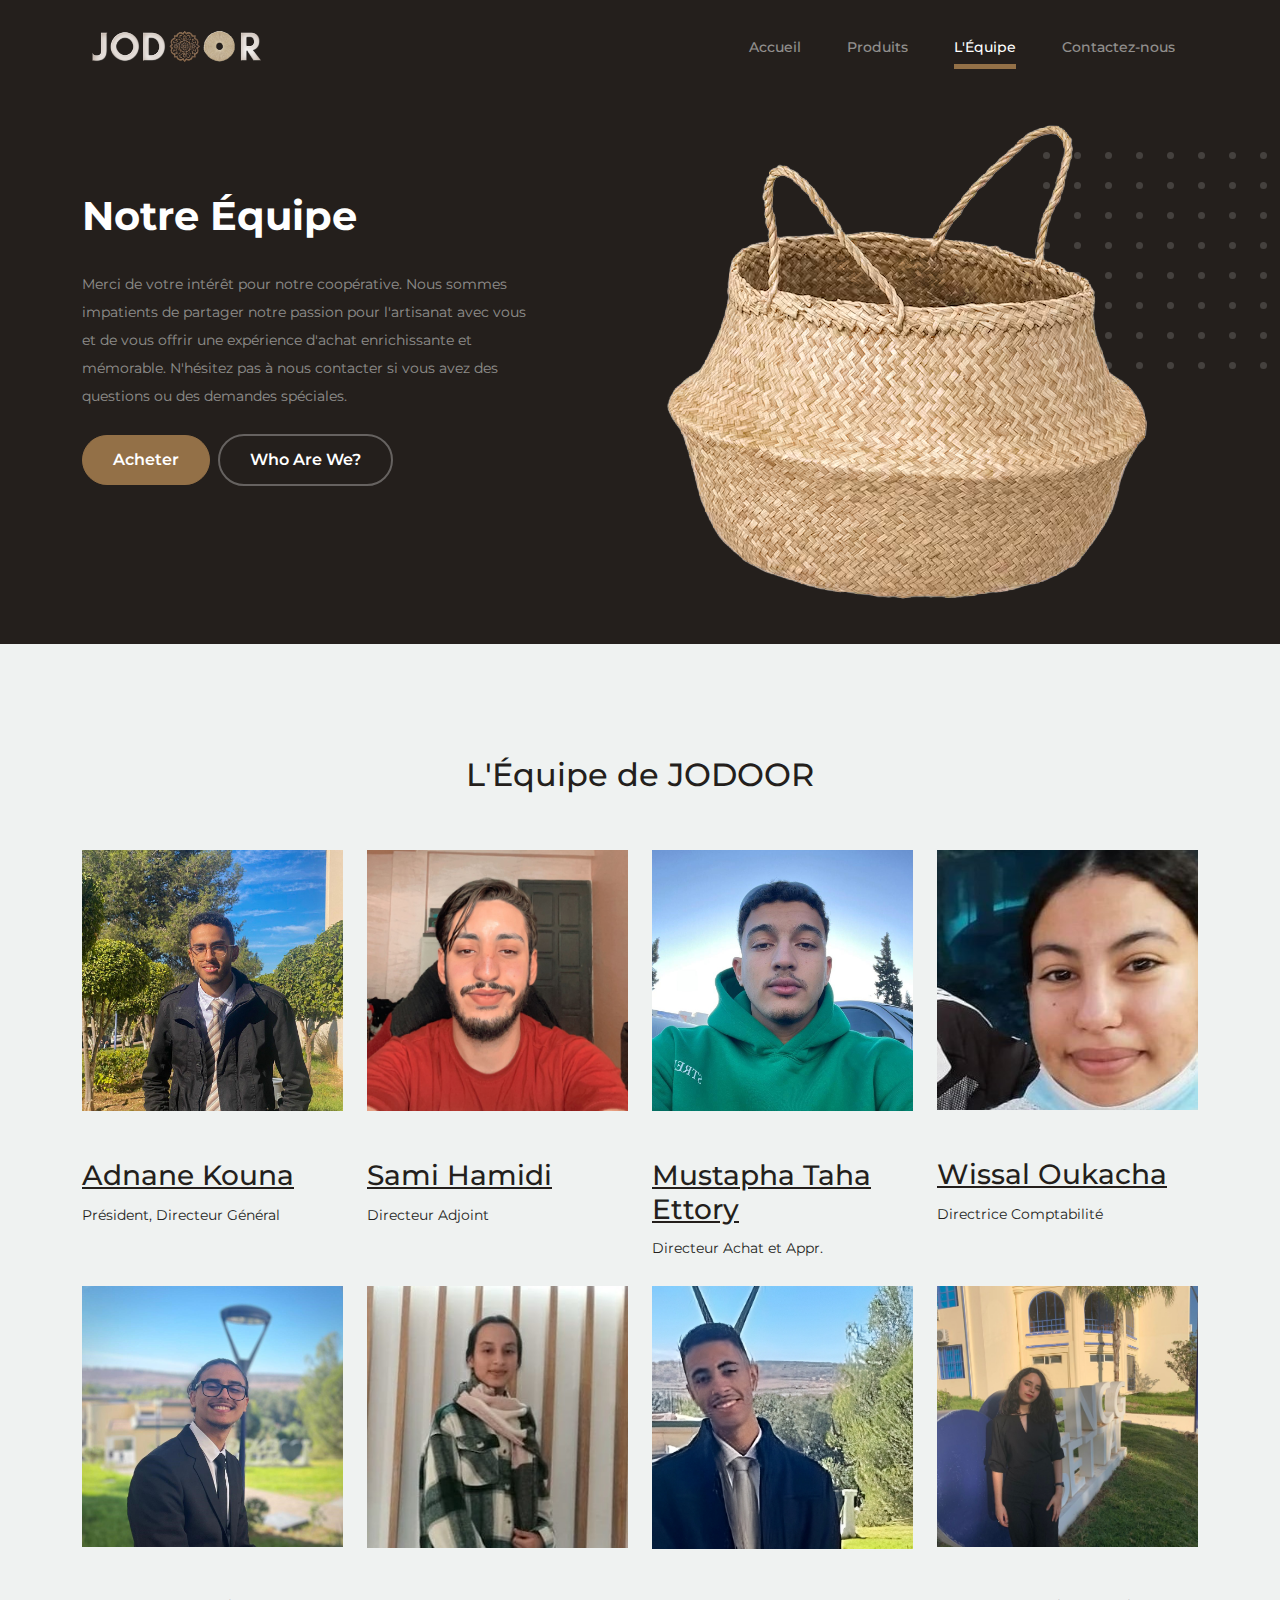
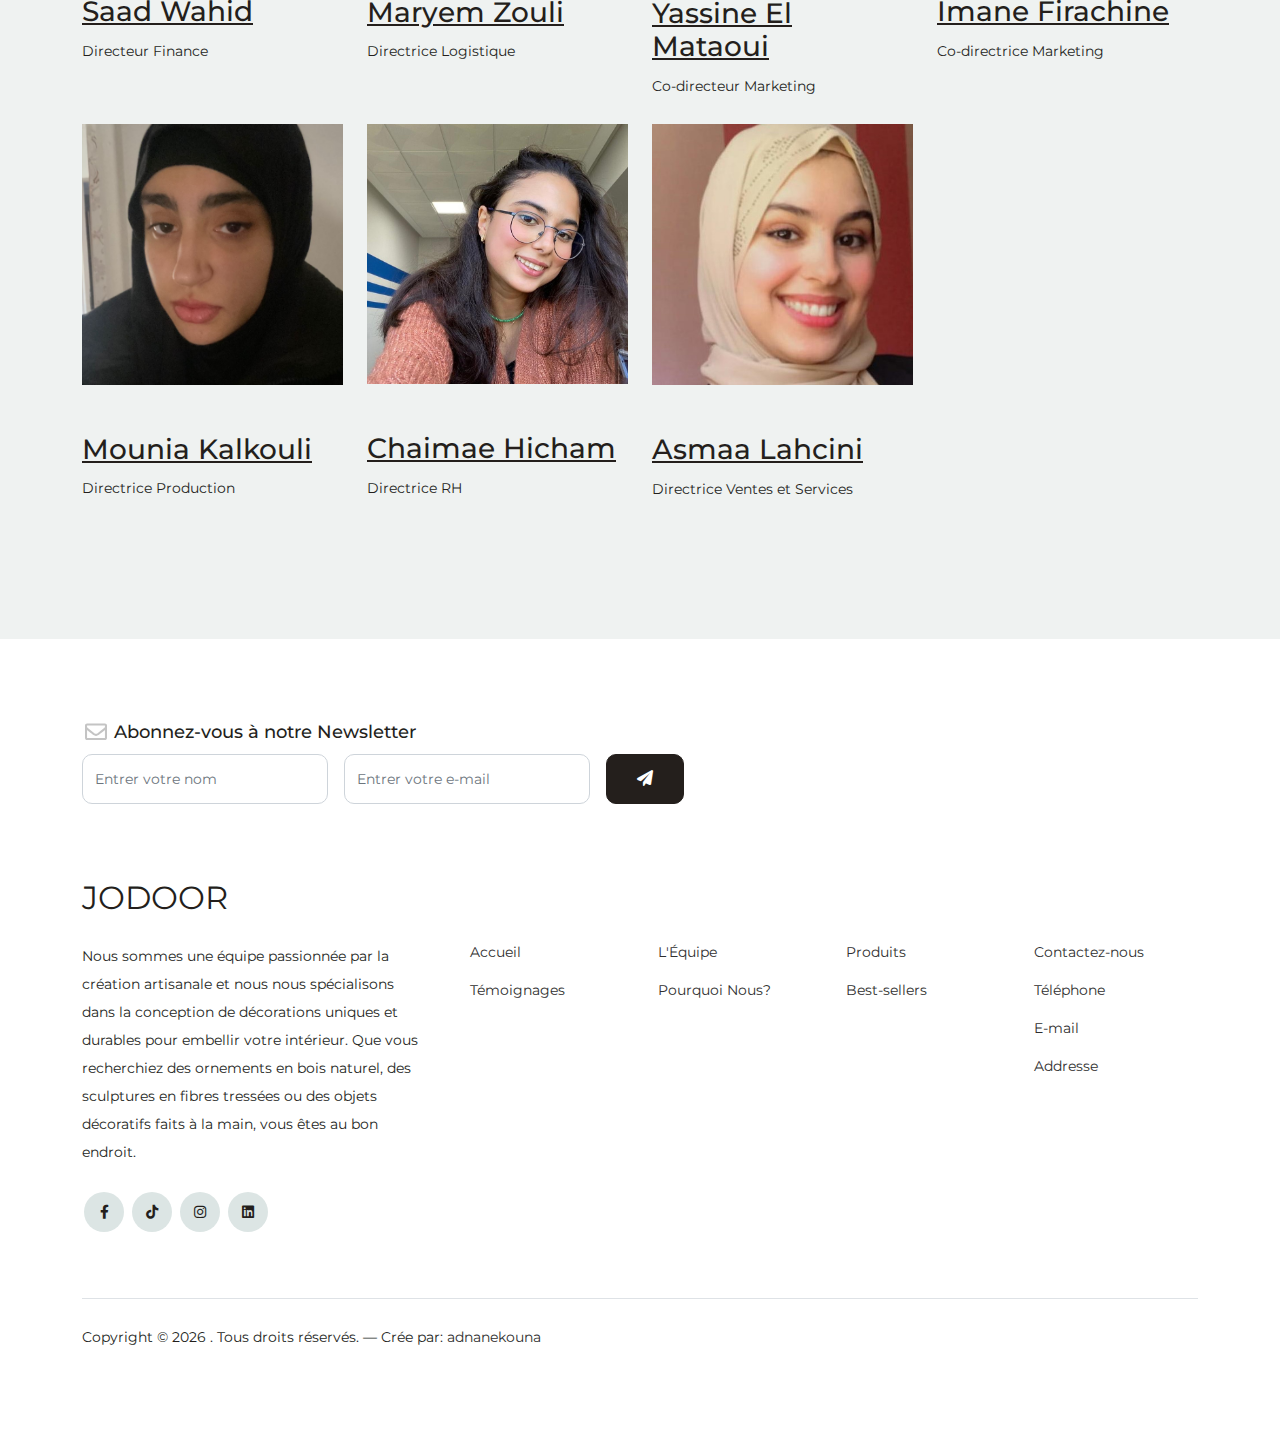
<file: team.html>
<!-- /*
* Bootstrap 5
* Template Name: Furni
* Template Author: Untree.co
* Edited by: adnanekouna-a
*/ -->
<!DOCTYPE html>
<html lang="en">
	<head>
		<meta charset="utf-8" />
		<meta name="viewport" content="width=device-width, initial-scale=1, shrink-to-fit=no" />
		<meta name="author" content="adnanekouna-a" />
		<link rel="shortcut icon" href="favicon.png" />

		<meta name="description" content="" />
		<meta name="keywords" content="bootstrap, bootstrap4" />

		<!-- Bootstrap CSS -->
		<link href="css/bootstrap.min.css" rel="stylesheet" />
		<link href="https://cdnjs.cloudflare.com/ajax/libs/font-awesome/6.0.0-beta3/css/all.min.css" rel="stylesheet" />
		<link href="css/tiny-slider.css" rel="stylesheet" />
		<link href="css/style.css" rel="stylesheet" />
		<title>Notre Équipe | JODOOR Coopérative</title>
	</head>

	<body>
		<!-- Start Header/Navigation -->
		<nav class="custom-navbar navbar navbar navbar-expand-md navbar-dark bg-dark" arial-label="Furni navigation bar">
			<div class="container">
				<a class="navbar-brand" href="index.html"><img src="images/Logo.png" alt="JODOOR's logo" width="190px" /></a>

				<button class="navbar-toggler" type="button" data-bs-toggle="collapse" data-bs-target="#navbarsFurni" aria-controls="navbarsFurni" aria-expanded="false" aria-label="Toggle navigation">
					<span class="navbar-toggler-icon"></span>
				</button>

				<div class="collapse navbar-collapse" id="navbarsFurni">
					<ul class="custom-navbar-nav navbar-nav ms-auto mb-2 mb-md-0">
						<li class="nav-item">
							<a class="nav-link" href="index.html">Accueil</a>
						</li>
						<li><a class="nav-link" href="shop.html">Produits</a></li>
						<li class="active"><a class="nav-link" href="about.html">L'Équipe</a></li>
						<li><a class="nav-link" href="contact.html">Contactez-nous</a></li>
					</ul>
				</div>
			</div>
		</nav>
		<!-- End Header/Navigation -->

		<!-- Start Hero Section -->
		<div class="hero">
			<div class="container">
				<div class="row justify-content-between">
					<div class="col-lg-5">
						<div class="intro-excerpt">
							<h1>Notre Équipe</h1>
							<p class="mb-4">
								Merci de votre intérêt pour notre coopérative. Nous sommes impatients de partager notre passion pour l'artisanat avec vous et de vous offrir une expérience d'achat enrichissante et mémorable. N'hésitez pas à nous contacter si vous avez des questions ou des demandes
								spéciales.
							</p>
							<p><a href="shop.html" class="btn btn-secondary me-2">Acheter</a><a href="#our-team" class="btn btn-white-outline">Who Are We?</a></p>
						</div>
					</div>
					<div class="col-lg-7">
						<div class="hero-img-wrap">
							<img src="images/products/basket.png" class="img-fluid" />
						</div>
					</div>
				</div>
			</div>
		</div>
		<!-- End Hero Section -->

		<!-- Start Team Section -->
		<div class="untree_co-section" id="our-team">
			<div class="container">
				<div class="row mb-5">
					<div class="col-lg-5 mx-auto text-center">
						<h2 class="section-title">L'Équipe de JODOOR</h2>
					</div>
				</div>

				<div class="row">
					<!-- Start Column 1 -->
					<div class="col-12 col-md-6 col-lg-3 mb-5 mb-md-0">
						<img src="images/team/adnane.jpg" class="img-fluid mb-5" />
						<h3 clas>
							<a href="#"><span class="">Adnane</span> Kouna</a>
						</h3>
						<span class="d-block position mb-4">Président, Directeur Général</span>
					</div>
					<!-- End Column 1 -->

					<!-- Start Column 2 -->
					<div class="col-12 col-md-6 col-lg-3 mb-5 mb-md-0">
						<img src="images/team/sami.jpeg" class="img-fluid mb-5" />

						<h3 clas>
							<a href="#"><span class="">Sami</span> Hamidi</a>
						</h3>
						<span class="d-block position mb-4">Directeur Adjoint</span>
					</div>
					<!-- End Column 2 -->

					<!-- Start Column 3 -->
					<div class="col-12 col-md-6 col-lg-3 mb-5 mb-md-0">
						<img src="images/team/taha.jpeg" class="img-fluid mb-5" />
						<h3 clas>
							<a href="#"><span class="">Mustapha Taha</span> Ettory</a>
						</h3>
						<span class="d-block position mb-4">Directeur Achat et Appr.</span>
					</div>
					<!-- End Column 3 -->

					<!-- Start Column 4 -->
					<div class="col-12 col-md-6 col-lg-3 mb-5 mb-md-0">
						<img src="images/team/wissal.jpeg" class="img-fluid mb-5" />

						<h3 clas>
							<a href="#"><span class="">Wissal</span> Oukacha</a>
						</h3>
						<span class="d-block position mb-4">Directrice Comptabilité</span>
					</div>
					<!-- End Column 4 -->

					<!-- Start Column 1 -->
					<div class="col-12 col-md-6 col-lg-3 mb-5 mb-md-0">
						<img src="images/team/saad.jpeg" class="img-fluid mb-5" />
						<h3 clas>
							<a href="#"><span class="">Saad</span> Wahid</a>
						</h3>
						<span class="d-block position mb-4">Directeur Finance</span>
					</div>
					<!-- End Column 1 -->

					<!-- Start Column 2 -->
					<div class="col-12 col-md-6 col-lg-3 mb-5 mb-md-0">
						<img src="images/team/maryem.jpeg" class="img-fluid mb-5" />

						<h3 clas>
							<a href="#"><span class="">Maryem</span> Zouli</a>
						</h3>
						<span class="d-block position mb-4">Directrice Logistique</span>
					</div>
					<!-- End Column 2 -->

					<!-- Start Column 3 -->
					<div class="col-12 col-md-6 col-lg-3 mb-5 mb-md-0">
						<img src="images/team/yassine.jpeg" class="img-fluid mb-5" />

						<h3 clas>
							<a href="#"><span class="">Yassine</span> El Mataoui</a>
						</h3>
						<span class="d-block position mb-4">Co-directeur Marketing</span>
					</div>
					<!-- End Column 3 -->

					<!-- Start Column 4 -->
					<div class="col-12 col-md-6 col-lg-3 mb-5 mb-md-0">
						<img src="images/team/imane.jpg" class="img-fluid mb-5" />
						<h3 clas>
							<a href="#"><span class="">Imane</span> Firachine</a>
						</h3>
						<span class="d-block position mb-4">Co-directrice Marketing</span>
					</div>
					<!-- End Column 4 -->

					<!-- Start Column 1 -->
					<div class="col-12 col-md-6 col-lg-3 mb-5 mb-md-0">
						<img src="images/team/mounia.jpg" class="img-fluid mb-5" />
						<h3 clas>
							<a href="#"><span class="">Mounia</span> Kalkouli</a>
						</h3>
						<span class="d-block position mb-4">Directrice Production</span>
					</div>
					<!-- End Column 1 -->

					<!-- Start Column 2 -->
					<div class="col-12 col-md-6 col-lg-3 mb-5 mb-md-0">
						<img src="images/team/chaimae.jpg" class="img-fluid mb-5" />

						<h3 clas>
							<a href="#"><span class="">Chaimae</span> Hicham</a>
						</h3>
						<span class="d-block position mb-4">Directrice RH</span>
					</div>
					<!-- End Column 2 -->

					<!-- Start Column 3 -->
					<div class="col-12 col-md-6 col-lg-3 mb-5 mb-md-0">
						<img src="images/team/asmaa.jpg" class="img-fluid mb-5" />

						<h3 clas>
							<a href="#"><span class="">Asmaa</span> Lahcini</a>
						</h3>
						<span class="d-block position mb-4">Directrice Ventes et Services</span>
					</div>
					<!-- End Column 3 -->
				</div>
			</div>
		</div>
		<!-- End Team Section -->

		<!-- Start Footer Section -->
		<footer class="footer-section">
			<div class="container relative">
				<div class="row">
					<div class="col-lg-8">
						<div class="subscription-form">
							<h3 class="d-flex align-items-center">
								<span class="me-1"><img src="images/svg/envelope-outline.svg" alt="Image" class="img-fluid" /></span><span>Abonnez-vous à notre Newsletter</span>
							</h3>

							<form action="#" class="row g-3">
								<div class="col-auto">
									<input type="text" class="form-control" placeholder="Entrer votre nom" />
								</div>
								<div class="col-auto">
									<input type="email" class="form-control" placeholder="Entrer votre e-mail" />
								</div>
								<div class="col-auto">
									<button class="btn btn-primary">
										<span class="fa fa-paper-plane"></span>
									</button>
								</div>
							</form>
						</div>
					</div>
				</div>

				<div class="row g-5 mb-5">
					<div class="col-lg-4">
						<div class="mb-4 footer-logo-wrap">
							<a href="#" class="footer-logo">JODOOR</a>
						</div>
						<p class="mb-4">
							Nous sommes une équipe passionnée par la création artisanale et nous nous spécialisons dans la conception de décorations uniques et durables pour embellir votre intérieur. Que vous recherchiez des ornements en bois naturel, des sculptures en fibres tressées ou des objets
							décoratifs faits à la main, vous êtes au bon endroit.
						</p>

						<ul class="list-unstyled custom-social">
							<li>
								<a href="https://web.facebook.com/profile.php?id=100091524485817"><span class="fa fa-brands fa-facebook-f"></span></a>
							</li>
							<li>
								<a href="https://www.tiktok.com/@jodoor_?_t=8chszI6IG3y&_r=1"><span class="fa fa-brands fa-tiktok"></span></a>
							</li>
							<li>
								<a href="https://www.instagram.com/p/Cqx9fz-ogVN/"><span class="fa fa-brands fa-instagram"></span></a>
							</li>
							<li>
								<a href="https://www.linkedin.com/company/jodoor-coop%C3%A9rative/"><span class="fa fa-brands fa-linkedin"></span></a>
							</li>
						</ul>
					</div>

					<div class="col-lg-8">
						<div class="row links-wrap">
							<div class="col-6 col-sm-6 col-md-3">
								<ul class="list-unstyled">
									<li><a href="index.html#hero-section">Accueil</a></li>
									<li><a href="index.html#testimonial">Témoignages</a></li>
								</ul>
							</div>

							<div class="col-6 col-sm-6 col-md-3">
								<ul class="list-unstyled">
									<li><a href="#our-team">L'Équipe</a></li>
									<li><a href="index.html#why-us">Pourquoi Nous?</a></li>
								</ul>
							</div>

							<div class="col-6 col-sm-6 col-md-3">
								<ul class="list-unstyled">
									<li><a href="shop.html">Produits</a></li>
									<li><a href="index.html#best-sellers">Best-sellers</a></li>
								</ul>
							</div>

							<div class="col-6 col-sm-6 col-md-3">
								<ul class="list-unstyled">
									<li><a href="contact.html">Contactez-nous</a></li>
									<li><a href="tel:+212532087269">Téléphone</a></li>
									<li><a href="mailto:joodor.co@gmail.com">E-mail</a></li>
									<li><a href="contact.html">Addresse</a></li>
								</ul>
							</div>
						</div>
					</div>
				</div>

				<div class="border-top copyright">
					<div class="row pt-4">
						<div class="col-lg-6">
							<p class="mb-2 text-center text-lg-start">
								Copyright &copy;
								<script>
									document.write(new Date().getFullYear())
								</script>
								. Tous droits réservés. &mdash; Crée par: <a href="https://github.com/adnanekouna-a">adnanekouna</a>
							</p>
						</div>
					</div>
				</div>
			</div>
		</footer>
		<!-- End Footer Section -->

		<script src="js/bootstrap.bundle.min.js"></script>
		<script src="js/tiny-slider.js"></script>
		<script src="js/custom.js"></script>
	</body>
</html>
</file>
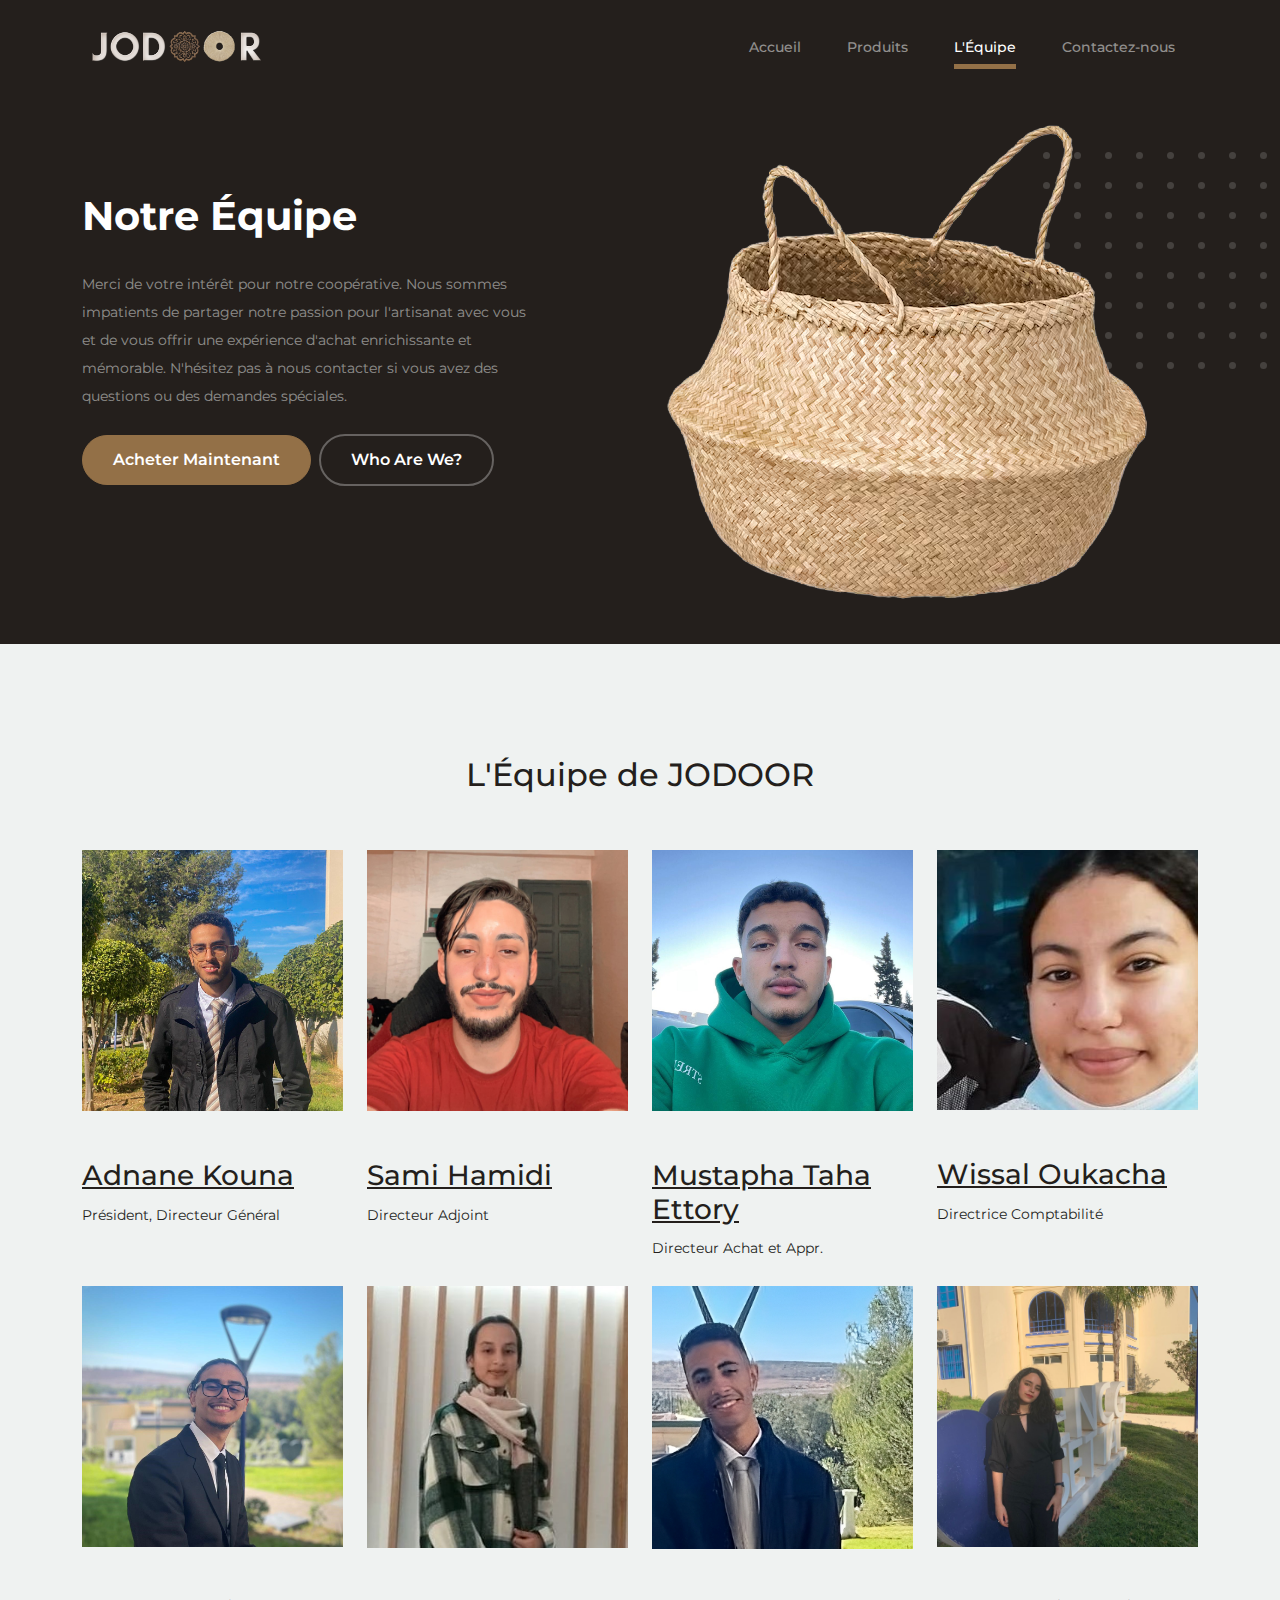
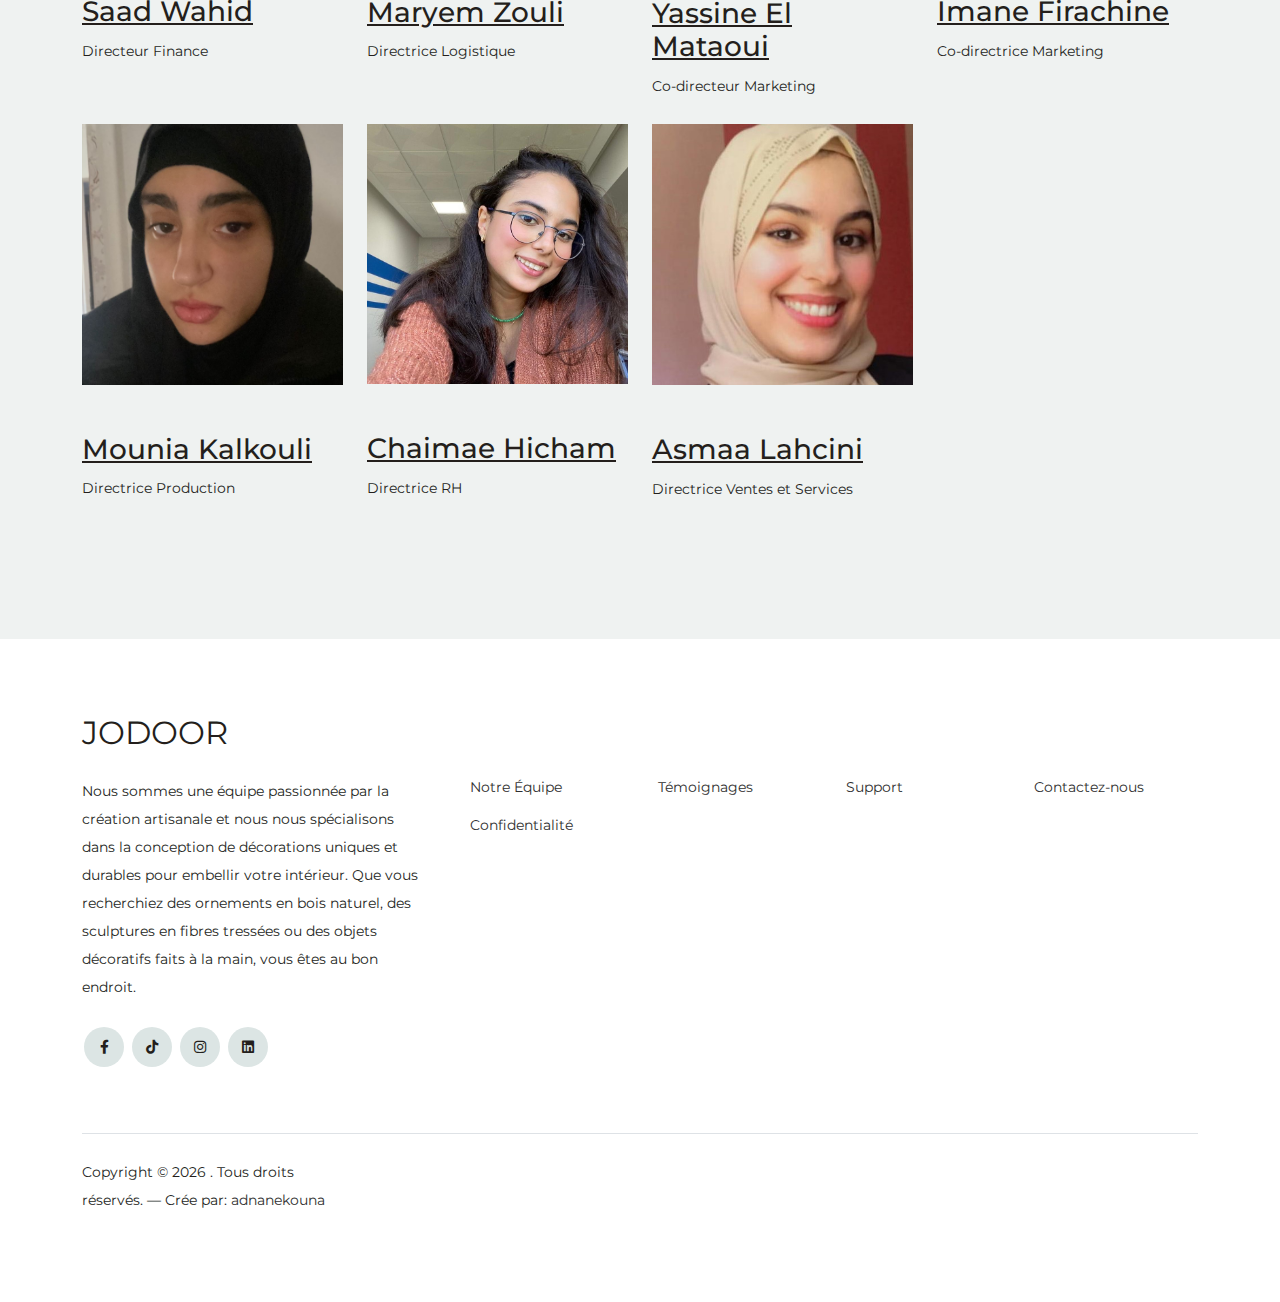
<file: template/about.html>
<!-- /*
* Bootstrap 5
* Template Name: Furni
* Template Author: Untree.co
* Edited by: adnanekouna-a
*/ -->
<!DOCTYPE html>
<html lang="en">
	<head>
		<meta charset="utf-8" />
		<meta name="viewport" content="width=device-width, initial-scale=1, shrink-to-fit=no" />
		<meta name="author" content="adnanekouna-a" />
		<link rel="shortcut icon" href="favicon.png" />

		<meta name="description" content="" />
		<meta name="keywords" content="bootstrap, bootstrap4" />

		<!-- Bootstrap CSS -->
		<link href="css/bootstrap.min.css" rel="stylesheet" />
		<link href="https://cdnjs.cloudflare.com/ajax/libs/font-awesome/6.0.0-beta3/css/all.min.css" rel="stylesheet" />
		<link href="css/tiny-slider.css" rel="stylesheet" />
		<link href="css/style.css" rel="stylesheet" />
		<title>Notre Équipe | JODOOR Coopérative</title>
	</head>

	<body>
		<!-- Start Header/Navigation -->
		<nav class="custom-navbar navbar navbar navbar-expand-md navbar-dark bg-dark" arial-label="Furni navigation bar">
			<div class="container">
				<a class="navbar-brand" href="index.html"><img src="images/Logo.png" alt="JODOOR's logo" width="190px" /></a>

				<button class="navbar-toggler" type="button" data-bs-toggle="collapse" data-bs-target="#navbarsFurni" aria-controls="navbarsFurni" aria-expanded="false" aria-label="Toggle navigation">
					<span class="navbar-toggler-icon"></span>
				</button>

				<div class="collapse navbar-collapse" id="navbarsFurni">
					<ul class="custom-navbar-nav navbar-nav ms-auto mb-2 mb-md-0">
						<li class="nav-item">
							<a class="nav-link" href="index.html">Accueil</a>
						</li>
						<li><a class="nav-link" href="shop.html">Produits</a></li>
						<li class="active"><a class="nav-link" href="about.html">L'Équipe</a></li>
						<li><a class="nav-link" href="contact.html">Contactez-nous</a></li>
					</ul>
				</div>
			</div>
		</nav>
		<!-- End Header/Navigation -->

		<!-- Start Hero Section -->
		<div class="hero">
			<div class="container">
				<div class="row justify-content-between">
					<div class="col-lg-5">
						<div class="intro-excerpt">
							<h1>Notre Équipe</h1>
							<p class="mb-4">
								Merci de votre intérêt pour notre coopérative. Nous sommes impatients de partager notre passion pour l'artisanat avec vous et de vous offrir une expérience d'achat enrichissante et mémorable. N'hésitez pas à nous contacter si vous avez des questions ou des demandes
								spéciales.
							</p>
							<p><a href="shop.html" class="btn btn-secondary me-2">Acheter Maintenant</a><a href="#our-team" class="btn btn-white-outline">Who Are We?</a></p>
						</div>
					</div>
					<div class="col-lg-7">
						<div class="hero-img-wrap">
							<img src="images/products/basket.png" class="img-fluid" />
						</div>
					</div>
				</div>
			</div>
		</div>
		<!-- End Hero Section -->

		<!-- Start Team Section -->
		<div class="untree_co-section" id="our-team">
			<div class="container">
				<div class="row mb-5">
					<div class="col-lg-5 mx-auto text-center">
						<h2 class="section-title">L'Équipe de JODOOR</h2>
					</div>
				</div>

				<div class="row">
					<!-- Start Column 1 -->
					<div class="col-12 col-md-6 col-lg-3 mb-5 mb-md-0">
						<img src="images/team/adnane.jpg" class="img-fluid mb-5" />
						<h3 clas>
							<a href="#"><span class="">Adnane</span> Kouna</a>
						</h3>
						<span class="d-block position mb-4">Président, Directeur Général</span>
					</div>
					<!-- End Column 1 -->

					<!-- Start Column 2 -->
					<div class="col-12 col-md-6 col-lg-3 mb-5 mb-md-0">
						<img src="images/team/sami.jpeg" class="img-fluid mb-5" />

						<h3 clas>
							<a href="#"><span class="">Sami</span> Hamidi</a>
						</h3>
						<span class="d-block position mb-4">Directeur Adjoint</span>
					</div>
					<!-- End Column 2 -->

					<!-- Start Column 3 -->
					<div class="col-12 col-md-6 col-lg-3 mb-5 mb-md-0">
						<img src="images/team/taha.jpeg" class="img-fluid mb-5" />
						<h3 clas>
							<a href="#"><span class="">Mustapha Taha</span> Ettory</a>
						</h3>
						<span class="d-block position mb-4">Directeur Achat et Appr.</span>
					</div>
					<!-- End Column 3 -->

					<!-- Start Column 4 -->
					<div class="col-12 col-md-6 col-lg-3 mb-5 mb-md-0">
						<img src="images/team/wissal.jpeg" class="img-fluid mb-5" />

						<h3 clas>
							<a href="#"><span class="">Wissal</span> Oukacha</a>
						</h3>
						<span class="d-block position mb-4">Directrice Comptabilité</span>
					</div>
					<!-- End Column 4 -->

					<!-- Start Column 1 -->
					<div class="col-12 col-md-6 col-lg-3 mb-5 mb-md-0">
						<img src="images/team/saad.jpeg" class="img-fluid mb-5" />
						<h3 clas>
							<a href="#"><span class="">Saad</span> Wahid</a>
						</h3>
						<span class="d-block position mb-4">Directeur Finance</span>
					</div>
					<!-- End Column 1 -->

					<!-- Start Column 2 -->
					<div class="col-12 col-md-6 col-lg-3 mb-5 mb-md-0">
						<img src="images/team/maryem.jpeg" class="img-fluid mb-5" />

						<h3 clas>
							<a href="#"><span class="">Maryem</span> Zouli</a>
						</h3>
						<span class="d-block position mb-4">Directrice Logistique</span>
					</div>
					<!-- End Column 2 -->

					<!-- Start Column 3 -->
					<div class="col-12 col-md-6 col-lg-3 mb-5 mb-md-0">
						<img src="images/team/yassine.jpeg" class="img-fluid mb-5" />

						<h3 clas>
							<a href="#"><span class="">Yassine</span> El Mataoui</a>
						</h3>
						<span class="d-block position mb-4">Co-directeur Marketing</span>
					</div>
					<!-- End Column 3 -->

					<!-- Start Column 4 -->
					<div class="col-12 col-md-6 col-lg-3 mb-5 mb-md-0">
						<img src="images/team/imane.jpg" class="img-fluid mb-5" />
						<h3 clas>
							<a href="#"><span class="">Imane</span> Firachine</a>
						</h3>
						<span class="d-block position mb-4">Co-directrice Marketing</span>
					</div>
					<!-- End Column 4 -->

					<!-- Start Column 1 -->
					<div class="col-12 col-md-6 col-lg-3 mb-5 mb-md-0">
						<img src="images/team/mounia.jpg" class="img-fluid mb-5" />
						<h3 clas>
							<a href="#"><span class="">Mounia</span> Kalkouli</a>
						</h3>
						<span class="d-block position mb-4">Directrice Production</span>
					</div>
					<!-- End Column 1 -->

					<!-- Start Column 2 -->
					<div class="col-12 col-md-6 col-lg-3 mb-5 mb-md-0">
						<img src="images/team/chaimae.jpg" class="img-fluid mb-5" />

						<h3 clas>
							<a href="#"><span class="">Chaimae</span> Hicham</a>
						</h3>
						<span class="d-block position mb-4">Directrice RH</span>
					</div>
					<!-- End Column 2 -->

					<!-- Start Column 3 -->
					<div class="col-12 col-md-6 col-lg-3 mb-5 mb-md-0">
						<img src="images/team/asmaa.jpg" class="img-fluid mb-5" />

						<h3 clas>
							<a href="#"><span class="">Asmaa</span> Lahcini</a>
						</h3>
						<span class="d-block position mb-4">Directrice Ventes et Services</span>
					</div>
					<!-- End Column 3 -->
				</div>
			</div>
		</div>
		<!-- End Team Section -->

		<!-- Start Footer Section -->
		<footer class="footer-section">
			<div class="container relative">
				<div class="row g-5 mb-5">
					<div class="col-lg-4">
						<div class="mb-4 footer-logo-wrap">
							<a href="#" class="footer-logo">JODOOR</a>
						</div>
						<p class="mb-4">
							Nous sommes une équipe passionnée par la création artisanale et nous nous spécialisons dans la conception de décorations uniques et durables pour embellir votre intérieur. Que vous recherchiez des ornements en bois naturel, des sculptures en fibres tressées ou des objets
							décoratifs faits à la main, vous êtes au bon endroit.
						</p>

						<ul class="list-unstyled custom-social">
							<li>
								<a href="https://web.facebook.com/profile.php?id=100091524485817"><span class="fa fa-brands fa-facebook-f"></span></a>
							</li>
							<li>
								<a href="https://www.tiktok.com/@jodoor_?_t=8chszI6IG3y&_r=1"><span class="fa fa-brands fa-tiktok"></span></a>
							</li>
							<li>
								<a href="https://www.instagram.com/p/Cqx9fz-ogVN/"><span class="fa fa-brands fa-instagram"></span></a>
							</li>
							<li>
								<a href="https://www.linkedin.com/company/jodoor-coop%C3%A9rative/"><span class="fa fa-brands fa-linkedin"></span></a>
							</li>
						</ul>
					</div>

					<div class="col-lg-8">
						<div class="row links-wrap">
							<div class="col-6 col-sm-6 col-md-3">
								<ul class="list-unstyled">
									<li><a href="#our-team">Notre Équipe</a></li>
									<li><a href="#">Confidentialité</a></li>
								</ul>
							</div>

							<div class="col-6 col-sm-6 col-md-3">
								<ul class="list-unstyled">
									<li><a href="index.html#testimonial">Témoignages</a></li>
								</ul>
							</div>

							<div class="col-6 col-sm-6 col-md-3">
								<ul class="list-unstyled">
									<li><a href="#">Support</a></li>
								</ul>
							</div>

							<div class="col-6 col-sm-6 col-md-3">
								<ul class="list-unstyled">
									<li><a href="contact.html">Contactez-nous</a></li>
								</ul>
							</div>
						</div>
					</div>
				</div>

				<div class="border-top copyright">
					<div class="row pt-4">
						<div class="col-lg-6">
							<div class="col-lg-6">
								<p class="mb-2 text-center text-lg-start">
									Copyright &copy;
									<script>
										document.write(new Date().getFullYear())
									</script>
									. Tous droits réservés. &mdash; Crée par: <a href="https://github.com/adnanekouna-a">adnanekouna</a>
								</p>
							</div>
						</div>
					</div>
				</div>
			</div>
		</footer>
		<!-- End Footer Section -->

		<script src="js/bootstrap.bundle.min.js"></script>
		<script src="js/tiny-slider.js"></script>
		<script src="js/custom.js"></script>
	</body>
</html>
</file>
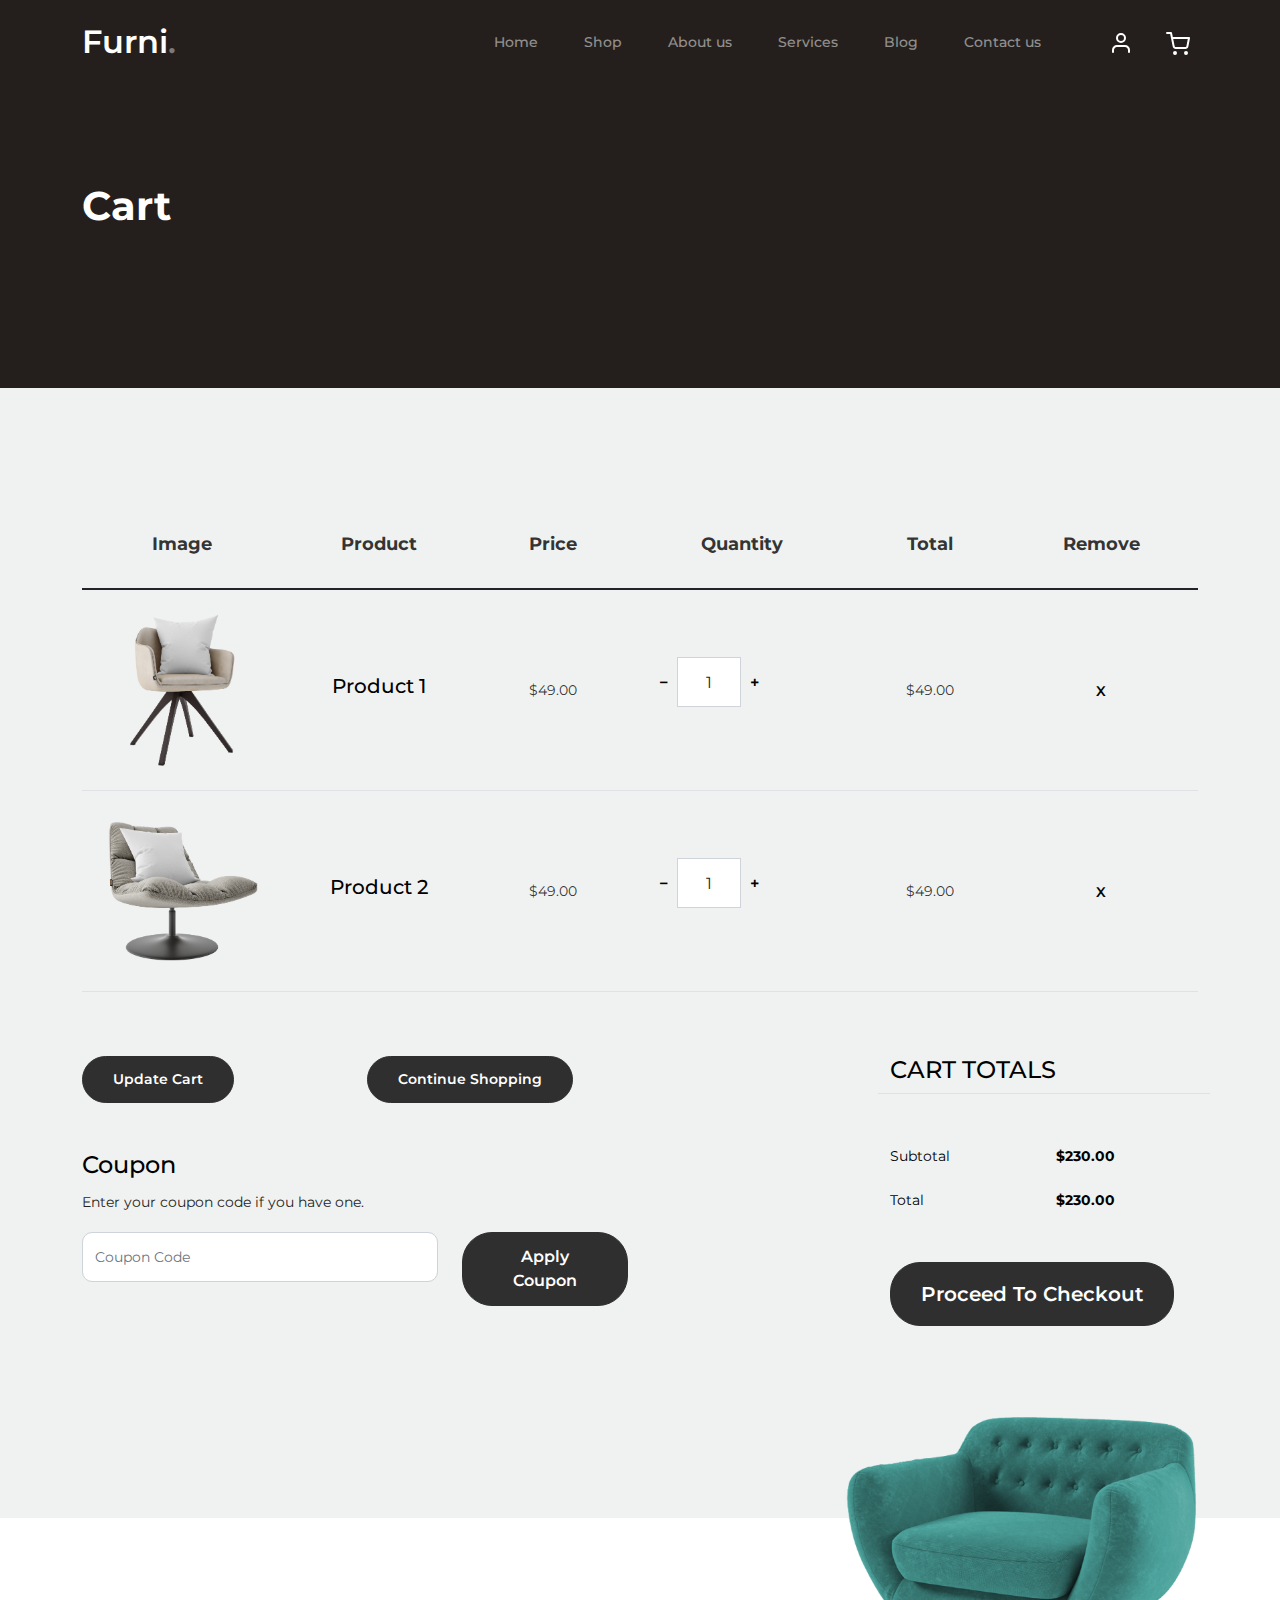
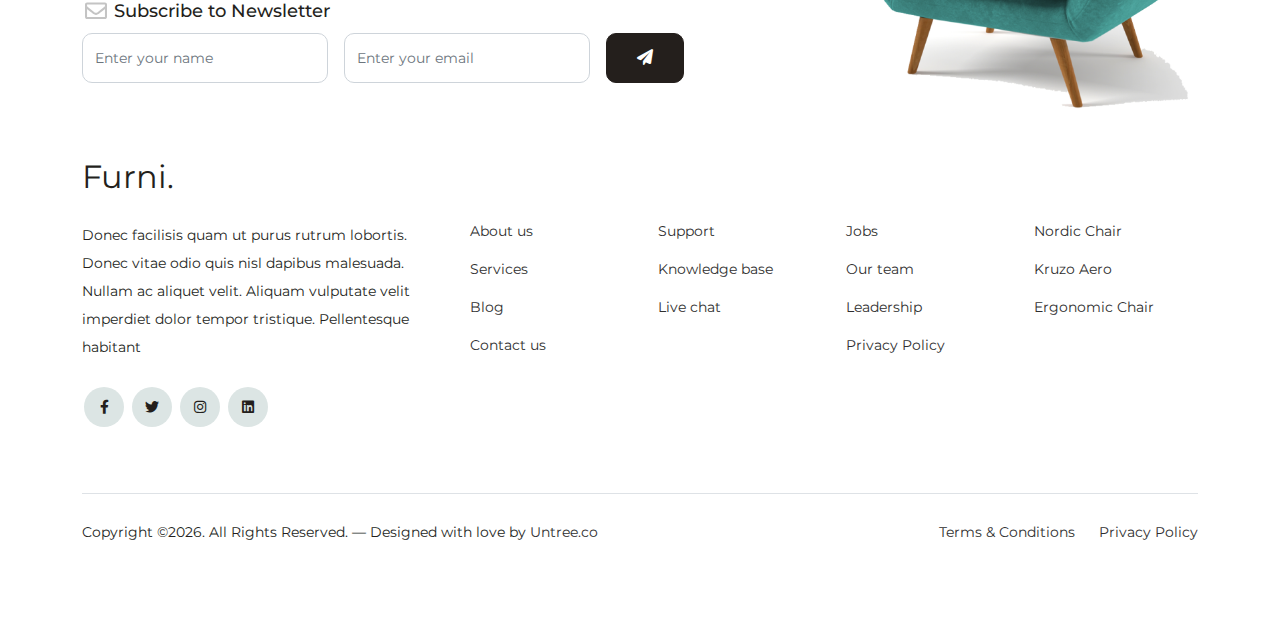
<file: template/cart.html>
<!-- /*
* Bootstrap 5
* Template Name: Furni
* Template Author: Untree.co
* Template URI: https://untree.co/
* License: https://creativecommons.org/licenses/by/3.0/
*/ -->
<!doctype html>
<html lang="en">
<head>
  <meta charset="utf-8">
  <meta name="viewport" content="width=device-width, initial-scale=1, shrink-to-fit=no">
  <meta name="author" content="Untree.co">
  <link rel="shortcut icon" href="favicon.png">

  <meta name="description" content="" />
  <meta name="keywords" content="bootstrap, bootstrap4" />

		<!-- Bootstrap CSS -->
		<link href="css/bootstrap.min.css" rel="stylesheet">
		<link href="https://cdnjs.cloudflare.com/ajax/libs/font-awesome/6.0.0-beta3/css/all.min.css" rel="stylesheet">
		<link href="css/tiny-slider.css" rel="stylesheet">
		<link href="css/style.css" rel="stylesheet">
		<title>Furni Free Bootstrap 5 Template for Furniture and Interior Design Websites by Untree.co </title>
	</head>

	<body>

		<!-- Start Header/Navigation -->
		<nav class="custom-navbar navbar navbar navbar-expand-md navbar-dark bg-dark" arial-label="Furni navigation bar">

			<div class="container">
				<a class="navbar-brand" href="index.html">Furni<span>.</span></a>

				<button class="navbar-toggler" type="button" data-bs-toggle="collapse" data-bs-target="#navbarsFurni" aria-controls="navbarsFurni" aria-expanded="false" aria-label="Toggle navigation">
					<span class="navbar-toggler-icon"></span>
				</button>

				<div class="collapse navbar-collapse" id="navbarsFurni">
					<ul class="custom-navbar-nav navbar-nav ms-auto mb-2 mb-md-0">
						<li class="nav-item ">
							<a class="nav-link" href="index.html">Home</a>
						</li>
						<li><a class="nav-link" href="shop.html">Shop</a></li>
						<li><a class="nav-link" href="about.html">About us</a></li>
						<li><a class="nav-link" href="services.html">Services</a></li>
						<li><a class="nav-link" href="blog.html">Blog</a></li>
						<li><a class="nav-link" href="contact.html">Contact us</a></li>
					</ul>

					<ul class="custom-navbar-cta navbar-nav mb-2 mb-md-0 ms-5">
						<li><a class="nav-link" href="#"><img src="images/user.svg"></a></li>
						<li><a class="nav-link" href="cart.html"><img src="images/cart.svg"></a></li>
					</ul>
				</div>
			</div>
				
		</nav>
		<!-- End Header/Navigation -->

		<!-- Start Hero Section -->
			<div class="hero">
				<div class="container">
					<div class="row justify-content-between">
						<div class="col-lg-5">
							<div class="intro-excerpt">
								<h1>Cart</h1>
							</div>
						</div>
						<div class="col-lg-7">
							
						</div>
					</div>
				</div>
			</div>
		<!-- End Hero Section -->

		

		<div class="untree_co-section before-footer-section">
            <div class="container">
              <div class="row mb-5">
                <form class="col-md-12" method="post">
                  <div class="site-blocks-table">
                    <table class="table">
                      <thead>
                        <tr>
                          <th class="product-thumbnail">Image</th>
                          <th class="product-name">Product</th>
                          <th class="product-price">Price</th>
                          <th class="product-quantity">Quantity</th>
                          <th class="product-total">Total</th>
                          <th class="product-remove">Remove</th>
                        </tr>
                      </thead>
                      <tbody>
                        <tr>
                          <td class="product-thumbnail">
                            <img src="images/product-1.png" alt="Image" class="img-fluid">
                          </td>
                          <td class="product-name">
                            <h2 class="h5 text-black">Product 1</h2>
                          </td>
                          <td>$49.00</td>
                          <td>
                            <div class="input-group mb-3 d-flex align-items-center quantity-container" style="max-width: 120px;">
                              <div class="input-group-prepend">
                                <button class="btn btn-outline-black decrease" type="button">&minus;</button>
                              </div>
                              <input type="text" class="form-control text-center quantity-amount" value="1" placeholder="" aria-label="Example text with button addon" aria-describedby="button-addon1">
                              <div class="input-group-append">
                                <button class="btn btn-outline-black increase" type="button">&plus;</button>
                              </div>
                            </div>
        
                          </td>
                          <td>$49.00</td>
                          <td><a href="#" class="btn btn-black btn-sm">X</a></td>
                        </tr>
        
                        <tr>
                          <td class="product-thumbnail">
                            <img src="images/product-2.png" alt="Image" class="img-fluid">
                          </td>
                          <td class="product-name">
                            <h2 class="h5 text-black">Product 2</h2>
                          </td>
                          <td>$49.00</td>
                          <td>
                            <div class="input-group mb-3 d-flex align-items-center quantity-container" style="max-width: 120px;">
                              <div class="input-group-prepend">
                                <button class="btn btn-outline-black decrease" type="button">&minus;</button>
                              </div>
                              <input type="text" class="form-control text-center quantity-amount" value="1" placeholder="" aria-label="Example text with button addon" aria-describedby="button-addon1">
                              <div class="input-group-append">
                                <button class="btn btn-outline-black increase" type="button">&plus;</button>
                              </div>
                            </div>
        
                          </td>
                          <td>$49.00</td>
                          <td><a href="#" class="btn btn-black btn-sm">X</a></td>
                        </tr>
                      </tbody>
                    </table>
                  </div>
                </form>
              </div>
        
              <div class="row">
                <div class="col-md-6">
                  <div class="row mb-5">
                    <div class="col-md-6 mb-3 mb-md-0">
                      <button class="btn btn-black btn-sm btn-block">Update Cart</button>
                    </div>
                    <div class="col-md-6">
                      <button class="btn btn-outline-black btn-sm btn-block">Continue Shopping</button>
                    </div>
                  </div>
                  <div class="row">
                    <div class="col-md-12">
                      <label class="text-black h4" for="coupon">Coupon</label>
                      <p>Enter your coupon code if you have one.</p>
                    </div>
                    <div class="col-md-8 mb-3 mb-md-0">
                      <input type="text" class="form-control py-3" id="coupon" placeholder="Coupon Code">
                    </div>
                    <div class="col-md-4">
                      <button class="btn btn-black">Apply Coupon</button>
                    </div>
                  </div>
                </div>
                <div class="col-md-6 pl-5">
                  <div class="row justify-content-end">
                    <div class="col-md-7">
                      <div class="row">
                        <div class="col-md-12 text-right border-bottom mb-5">
                          <h3 class="text-black h4 text-uppercase">Cart Totals</h3>
                        </div>
                      </div>
                      <div class="row mb-3">
                        <div class="col-md-6">
                          <span class="text-black">Subtotal</span>
                        </div>
                        <div class="col-md-6 text-right">
                          <strong class="text-black">$230.00</strong>
                        </div>
                      </div>
                      <div class="row mb-5">
                        <div class="col-md-6">
                          <span class="text-black">Total</span>
                        </div>
                        <div class="col-md-6 text-right">
                          <strong class="text-black">$230.00</strong>
                        </div>
                      </div>
        
                      <div class="row">
                        <div class="col-md-12">
                          <button class="btn btn-black btn-lg py-3 btn-block" onclick="window.location='checkout.html'">Proceed To Checkout</button>
                        </div>
                      </div>
                    </div>
                  </div>
                </div>
              </div>
            </div>
          </div>
		

		<!-- Start Footer Section -->
		<footer class="footer-section">
			<div class="container relative">

				<div class="sofa-img">
					<img src="images/sofa.png" alt="Image" class="img-fluid">
				</div>

				<div class="row">
					<div class="col-lg-8">
						<div class="subscription-form">
							<h3 class="d-flex align-items-center"><span class="me-1"><img src="images/envelope-outline.svg" alt="Image" class="img-fluid"></span><span>Subscribe to Newsletter</span></h3>

							<form action="#" class="row g-3">
								<div class="col-auto">
									<input type="text" class="form-control" placeholder="Enter your name">
								</div>
								<div class="col-auto">
									<input type="email" class="form-control" placeholder="Enter your email">
								</div>
								<div class="col-auto">
									<button class="btn btn-primary">
										<span class="fa fa-paper-plane"></span>
									</button>
								</div>
							</form>

						</div>
					</div>
				</div>

				<div class="row g-5 mb-5">
					<div class="col-lg-4">
						<div class="mb-4 footer-logo-wrap"><a href="#" class="footer-logo">Furni<span>.</span></a></div>
						<p class="mb-4">Donec facilisis quam ut purus rutrum lobortis. Donec vitae odio quis nisl dapibus malesuada. Nullam ac aliquet velit. Aliquam vulputate velit imperdiet dolor tempor tristique. Pellentesque habitant</p>

						<ul class="list-unstyled custom-social">
							<li><a href="#"><span class="fa fa-brands fa-facebook-f"></span></a></li>
							<li><a href="#"><span class="fa fa-brands fa-twitter"></span></a></li>
							<li><a href="#"><span class="fa fa-brands fa-instagram"></span></a></li>
							<li><a href="#"><span class="fa fa-brands fa-linkedin"></span></a></li>
						</ul>
					</div>

					<div class="col-lg-8">
						<div class="row links-wrap">
							<div class="col-6 col-sm-6 col-md-3">
								<ul class="list-unstyled">
									<li><a href="#">About us</a></li>
									<li><a href="#">Services</a></li>
									<li><a href="#">Blog</a></li>
									<li><a href="#">Contact us</a></li>
								</ul>
							</div>

							<div class="col-6 col-sm-6 col-md-3">
								<ul class="list-unstyled">
									<li><a href="#">Support</a></li>
									<li><a href="#">Knowledge base</a></li>
									<li><a href="#">Live chat</a></li>
								</ul>
							</div>

							<div class="col-6 col-sm-6 col-md-3">
								<ul class="list-unstyled">
									<li><a href="#">Jobs</a></li>
									<li><a href="#">Our team</a></li>
									<li><a href="#">Leadership</a></li>
									<li><a href="#">Privacy Policy</a></li>
								</ul>
							</div>

							<div class="col-6 col-sm-6 col-md-3">
								<ul class="list-unstyled">
									<li><a href="#">Nordic Chair</a></li>
									<li><a href="#">Kruzo Aero</a></li>
									<li><a href="#">Ergonomic Chair</a></li>
								</ul>
							</div>
						</div>
					</div>

				</div>

				<div class="border-top copyright">
					<div class="row pt-4">
						<div class="col-lg-6">
							<p class="mb-2 text-center text-lg-start">Copyright &copy;<script>document.write(new Date().getFullYear());</script>. All Rights Reserved. &mdash; Designed with love by <a href="https://untree.co">Untree.co</a> <!-- License information: https://untree.co/license/ -->
            </p>
						</div>

						<div class="col-lg-6 text-center text-lg-end">
							<ul class="list-unstyled d-inline-flex ms-auto">
								<li class="me-4"><a href="#">Terms &amp; Conditions</a></li>
								<li><a href="#">Privacy Policy</a></li>
							</ul>
						</div>

					</div>
				</div>

			</div>
		</footer>
		<!-- End Footer Section -->	


		<script src="js/bootstrap.bundle.min.js"></script>
		<script src="js/tiny-slider.js"></script>
		<script src="js/custom.js"></script>
	</body>

</html>
</file>
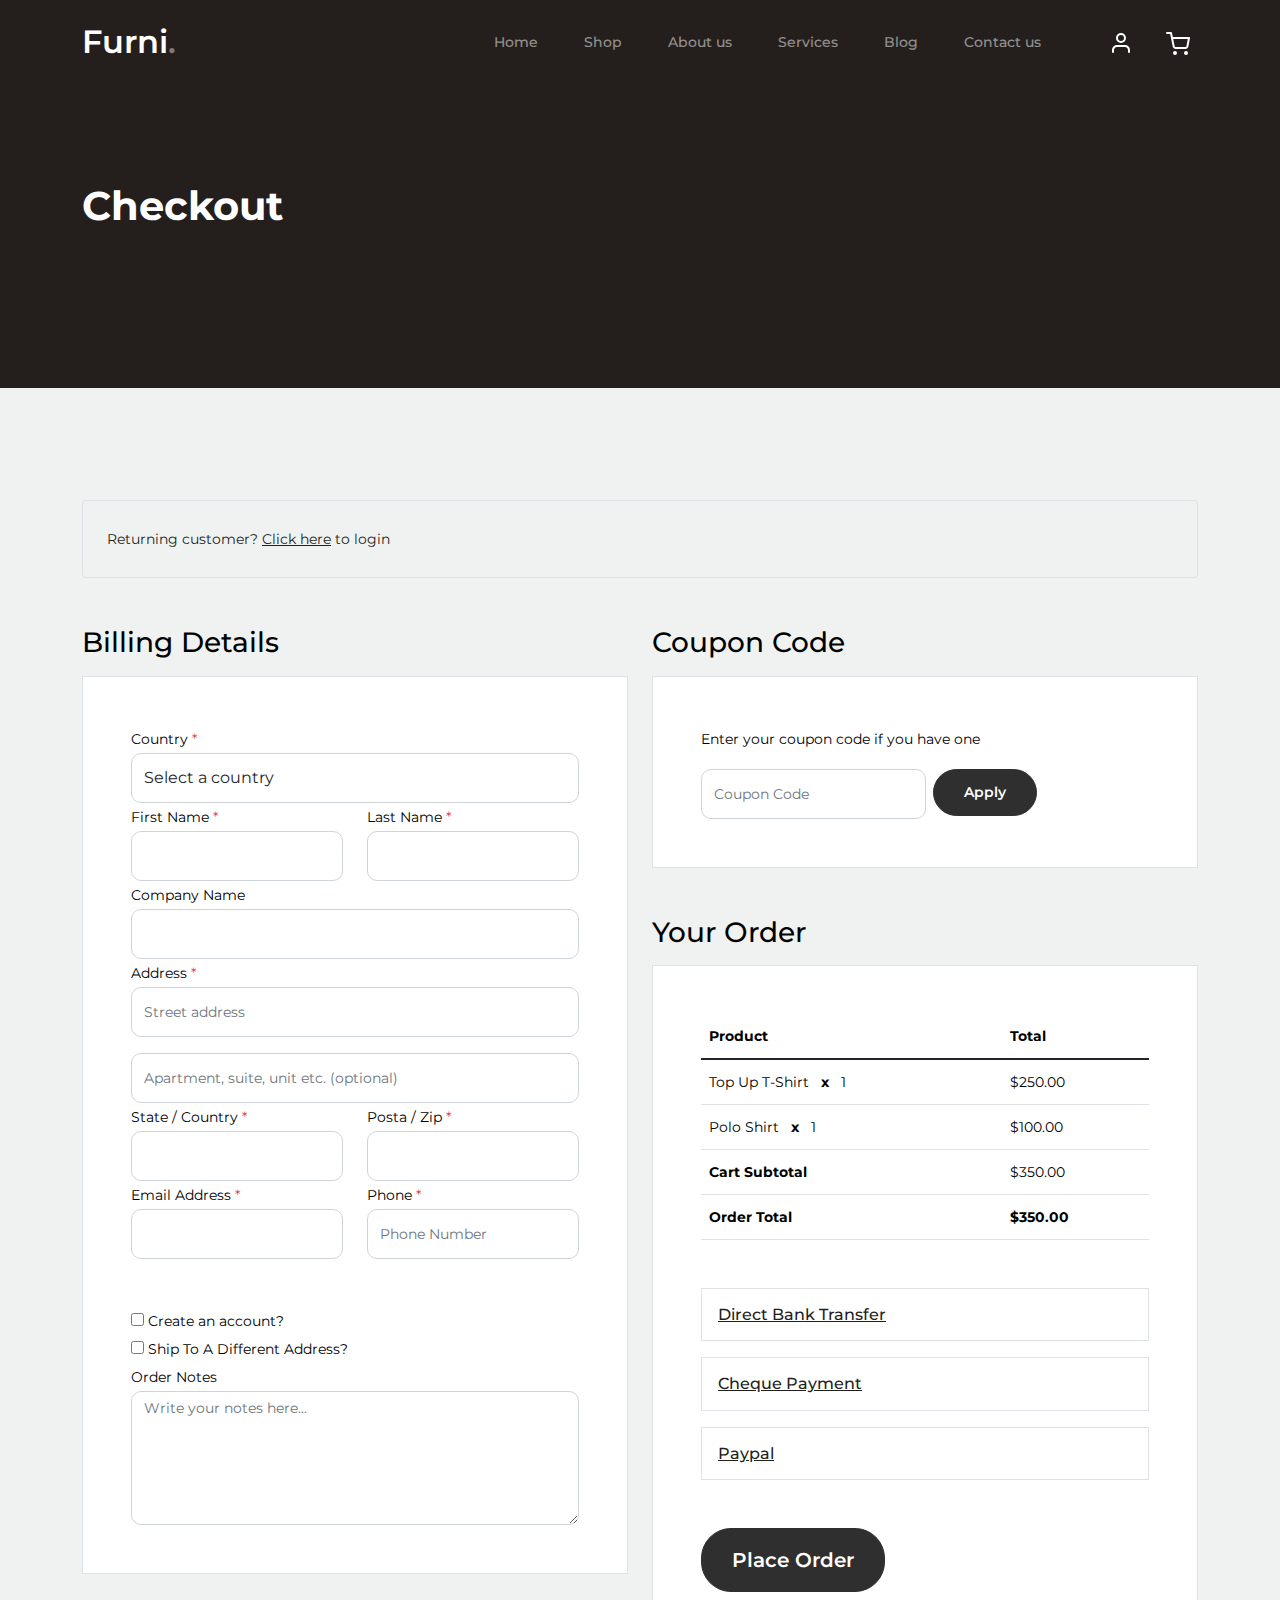
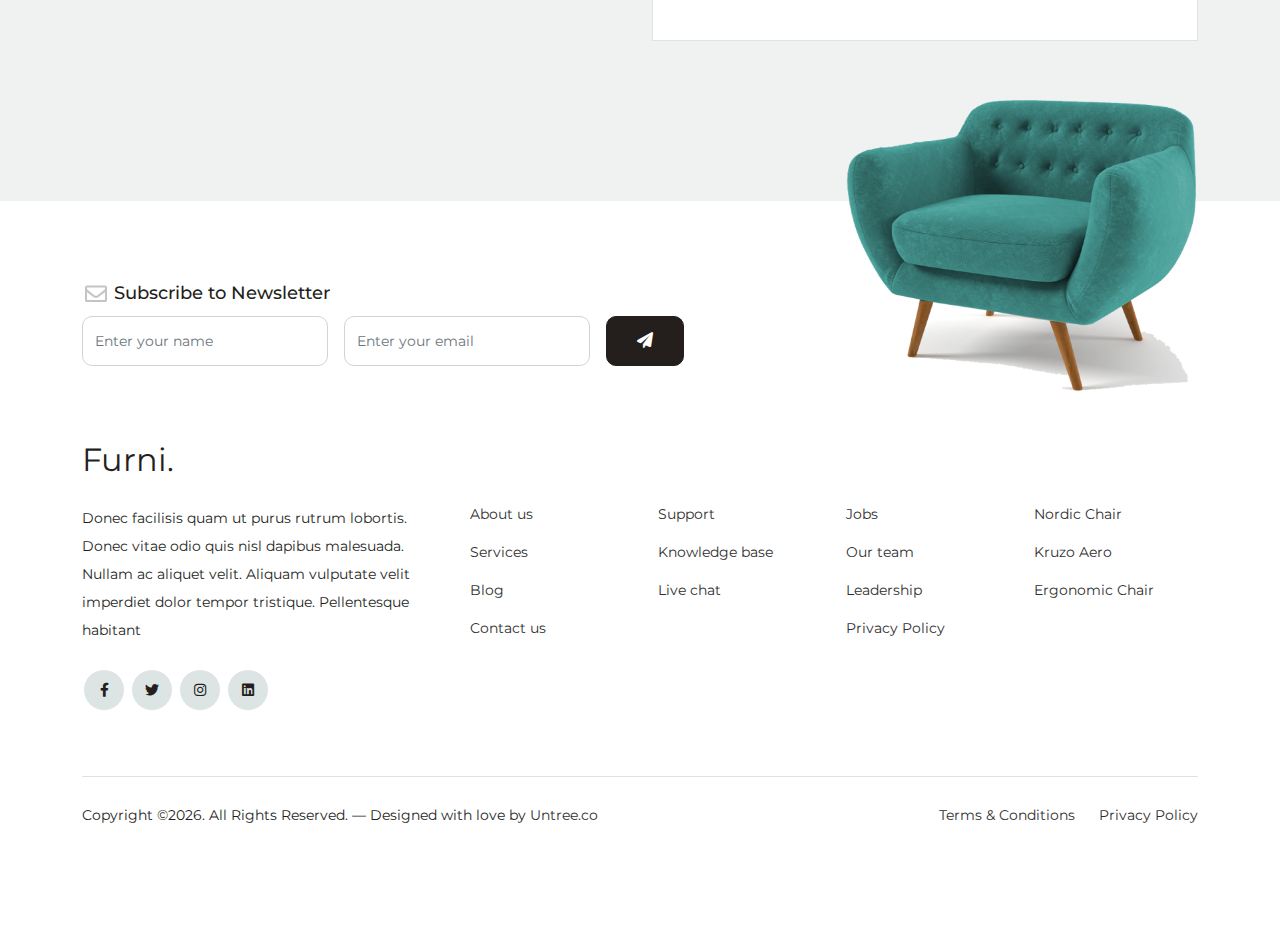
<file: template/checkout.html>
<!-- /*
* Bootstrap 5
* Template Name: Furni
* Template Author: Untree.co
* Template URI: https://untree.co/
* License: https://creativecommons.org/licenses/by/3.0/
*/ -->
<!doctype html>
<html lang="en">
<head>
  <meta charset="utf-8">
  <meta name="viewport" content="width=device-width, initial-scale=1, shrink-to-fit=no">
  <meta name="author" content="Untree.co">
  <link rel="shortcut icon" href="favicon.png">

  <meta name="description" content="" />
  <meta name="keywords" content="bootstrap, bootstrap4" />

		<!-- Bootstrap CSS -->
		<link href="css/bootstrap.min.css" rel="stylesheet">
		<link href="https://cdnjs.cloudflare.com/ajax/libs/font-awesome/6.0.0-beta3/css/all.min.css" rel="stylesheet">
		<link href="css/tiny-slider.css" rel="stylesheet">
		<link href="css/style.css" rel="stylesheet">
		<title>Furni Free Bootstrap 5 Template for Furniture and Interior Design Websites by Untree.co </title>
	</head>

	<body>

		<!-- Start Header/Navigation -->
		<nav class="custom-navbar navbar navbar navbar-expand-md navbar-dark bg-dark" arial-label="Furni navigation bar">

			<div class="container">
				<a class="navbar-brand" href="index.html">Furni<span>.</span></a>

				<button class="navbar-toggler" type="button" data-bs-toggle="collapse" data-bs-target="#navbarsFurni" aria-controls="navbarsFurni" aria-expanded="false" aria-label="Toggle navigation">
					<span class="navbar-toggler-icon"></span>
				</button>

				<div class="collapse navbar-collapse" id="navbarsFurni">
					<ul class="custom-navbar-nav navbar-nav ms-auto mb-2 mb-md-0">
						<li class="nav-item ">
							<a class="nav-link" href="index.html">Home</a>
						</li>
						<li><a class="nav-link" href="shop.html">Shop</a></li>
						<li><a class="nav-link" href="about.html">About us</a></li>
						<li><a class="nav-link" href="services.html">Services</a></li>
						<li><a class="nav-link" href="blog.html">Blog</a></li>
						<li><a class="nav-link" href="contact.html">Contact us</a></li>
					</ul>

					<ul class="custom-navbar-cta navbar-nav mb-2 mb-md-0 ms-5">
						<li><a class="nav-link" href="#"><img src="images/user.svg"></a></li>
						<li><a class="nav-link" href="cart.html"><img src="images/cart.svg"></a></li>
					</ul>
				</div>
			</div>
				
		</nav>
		<!-- End Header/Navigation -->

		<!-- Start Hero Section -->
			<div class="hero">
				<div class="container">
					<div class="row justify-content-between">
						<div class="col-lg-5">
							<div class="intro-excerpt">
								<h1>Checkout</h1>
							</div>
						</div>
						<div class="col-lg-7">
							
						</div>
					</div>
				</div>
			</div>
		<!-- End Hero Section -->

		<div class="untree_co-section">
		    <div class="container">
		      <div class="row mb-5">
		        <div class="col-md-12">
		          <div class="border p-4 rounded" role="alert">
		            Returning customer? <a href="#">Click here</a> to login
		          </div>
		        </div>
		      </div>
		      <div class="row">
		        <div class="col-md-6 mb-5 mb-md-0">
		          <h2 class="h3 mb-3 text-black">Billing Details</h2>
		          <div class="p-3 p-lg-5 border bg-white">
		            <div class="form-group">
		              <label for="c_country" class="text-black">Country <span class="text-danger">*</span></label>
		              <select id="c_country" class="form-control">
		                <option value="1">Select a country</option>    
		                <option value="2">bangladesh</option>    
		                <option value="3">Algeria</option>    
		                <option value="4">Afghanistan</option>    
		                <option value="5">Ghana</option>    
		                <option value="6">Albania</option>    
		                <option value="7">Bahrain</option>    
		                <option value="8">Colombia</option>    
		                <option value="9">Dominican Republic</option>    
		              </select>
		            </div>
		            <div class="form-group row">
		              <div class="col-md-6">
		                <label for="c_fname" class="text-black">First Name <span class="text-danger">*</span></label>
		                <input type="text" class="form-control" id="c_fname" name="c_fname">
		              </div>
		              <div class="col-md-6">
		                <label for="c_lname" class="text-black">Last Name <span class="text-danger">*</span></label>
		                <input type="text" class="form-control" id="c_lname" name="c_lname">
		              </div>
		            </div>

		            <div class="form-group row">
		              <div class="col-md-12">
		                <label for="c_companyname" class="text-black">Company Name </label>
		                <input type="text" class="form-control" id="c_companyname" name="c_companyname">
		              </div>
		            </div>

		            <div class="form-group row">
		              <div class="col-md-12">
		                <label for="c_address" class="text-black">Address <span class="text-danger">*</span></label>
		                <input type="text" class="form-control" id="c_address" name="c_address" placeholder="Street address">
		              </div>
		            </div>

		            <div class="form-group mt-3">
		              <input type="text" class="form-control" placeholder="Apartment, suite, unit etc. (optional)">
		            </div>

		            <div class="form-group row">
		              <div class="col-md-6">
		                <label for="c_state_country" class="text-black">State / Country <span class="text-danger">*</span></label>
		                <input type="text" class="form-control" id="c_state_country" name="c_state_country">
		              </div>
		              <div class="col-md-6">
		                <label for="c_postal_zip" class="text-black">Posta / Zip <span class="text-danger">*</span></label>
		                <input type="text" class="form-control" id="c_postal_zip" name="c_postal_zip">
		              </div>
		            </div>

		            <div class="form-group row mb-5">
		              <div class="col-md-6">
		                <label for="c_email_address" class="text-black">Email Address <span class="text-danger">*</span></label>
		                <input type="text" class="form-control" id="c_email_address" name="c_email_address">
		              </div>
		              <div class="col-md-6">
		                <label for="c_phone" class="text-black">Phone <span class="text-danger">*</span></label>
		                <input type="text" class="form-control" id="c_phone" name="c_phone" placeholder="Phone Number">
		              </div>
		            </div>

		            <div class="form-group">
		              <label for="c_create_account" class="text-black" data-bs-toggle="collapse" href="#create_an_account" role="button" aria-expanded="false" aria-controls="create_an_account"><input type="checkbox" value="1" id="c_create_account"> Create an account?</label>
		              <div class="collapse" id="create_an_account">
		                <div class="py-2 mb-4">
		                  <p class="mb-3">Create an account by entering the information below. If you are a returning customer please login at the top of the page.</p>
		                  <div class="form-group">
		                    <label for="c_account_password" class="text-black">Account Password</label>
		                    <input type="email" class="form-control" id="c_account_password" name="c_account_password" placeholder="">
		                  </div>
		                </div>
		              </div>
		            </div>


		            <div class="form-group">
		              <label for="c_ship_different_address" class="text-black" data-bs-toggle="collapse" href="#ship_different_address" role="button" aria-expanded="false" aria-controls="ship_different_address"><input type="checkbox" value="1" id="c_ship_different_address"> Ship To A Different Address?</label>
		              <div class="collapse" id="ship_different_address">
		                <div class="py-2">

		                  <div class="form-group">
		                    <label for="c_diff_country" class="text-black">Country <span class="text-danger">*</span></label>
		                    <select id="c_diff_country" class="form-control">
		                      <option value="1">Select a country</option>    
		                      <option value="2">bangladesh</option>    
		                      <option value="3">Algeria</option>    
		                      <option value="4">Afghanistan</option>    
		                      <option value="5">Ghana</option>    
		                      <option value="6">Albania</option>    
		                      <option value="7">Bahrain</option>    
		                      <option value="8">Colombia</option>    
		                      <option value="9">Dominican Republic</option>    
		                    </select>
		                  </div>


		                  <div class="form-group row">
		                    <div class="col-md-6">
		                      <label for="c_diff_fname" class="text-black">First Name <span class="text-danger">*</span></label>
		                      <input type="text" class="form-control" id="c_diff_fname" name="c_diff_fname">
		                    </div>
		                    <div class="col-md-6">
		                      <label for="c_diff_lname" class="text-black">Last Name <span class="text-danger">*</span></label>
		                      <input type="text" class="form-control" id="c_diff_lname" name="c_diff_lname">
		                    </div>
		                  </div>

		                  <div class="form-group row">
		                    <div class="col-md-12">
		                      <label for="c_diff_companyname" class="text-black">Company Name </label>
		                      <input type="text" class="form-control" id="c_diff_companyname" name="c_diff_companyname">
		                    </div>
		                  </div>

		                  <div class="form-group row  mb-3">
		                    <div class="col-md-12">
		                      <label for="c_diff_address" class="text-black">Address <span class="text-danger">*</span></label>
		                      <input type="text" class="form-control" id="c_diff_address" name="c_diff_address" placeholder="Street address">
		                    </div>
		                  </div>

		                  <div class="form-group">
		                    <input type="text" class="form-control" placeholder="Apartment, suite, unit etc. (optional)">
		                  </div>

		                  <div class="form-group row">
		                    <div class="col-md-6">
		                      <label for="c_diff_state_country" class="text-black">State / Country <span class="text-danger">*</span></label>
		                      <input type="text" class="form-control" id="c_diff_state_country" name="c_diff_state_country">
		                    </div>
		                    <div class="col-md-6">
		                      <label for="c_diff_postal_zip" class="text-black">Posta / Zip <span class="text-danger">*</span></label>
		                      <input type="text" class="form-control" id="c_diff_postal_zip" name="c_diff_postal_zip">
		                    </div>
		                  </div>

		                  <div class="form-group row mb-5">
		                    <div class="col-md-6">
		                      <label for="c_diff_email_address" class="text-black">Email Address <span class="text-danger">*</span></label>
		                      <input type="text" class="form-control" id="c_diff_email_address" name="c_diff_email_address">
		                    </div>
		                    <div class="col-md-6">
		                      <label for="c_diff_phone" class="text-black">Phone <span class="text-danger">*</span></label>
		                      <input type="text" class="form-control" id="c_diff_phone" name="c_diff_phone" placeholder="Phone Number">
		                    </div>
		                  </div>

		                </div>

		              </div>
		            </div>

		            <div class="form-group">
		              <label for="c_order_notes" class="text-black">Order Notes</label>
		              <textarea name="c_order_notes" id="c_order_notes" cols="30" rows="5" class="form-control" placeholder="Write your notes here..."></textarea>
		            </div>

		          </div>
		        </div>
		        <div class="col-md-6">

		          <div class="row mb-5">
		            <div class="col-md-12">
		              <h2 class="h3 mb-3 text-black">Coupon Code</h2>
		              <div class="p-3 p-lg-5 border bg-white">

		                <label for="c_code" class="text-black mb-3">Enter your coupon code if you have one</label>
		                <div class="input-group w-75 couponcode-wrap">
		                  <input type="text" class="form-control me-2" id="c_code" placeholder="Coupon Code" aria-label="Coupon Code" aria-describedby="button-addon2">
		                  <div class="input-group-append">
		                    <button class="btn btn-black btn-sm" type="button" id="button-addon2">Apply</button>
		                  </div>
		                </div>

		              </div>
		            </div>
		          </div>

		          <div class="row mb-5">
		            <div class="col-md-12">
		              <h2 class="h3 mb-3 text-black">Your Order</h2>
		              <div class="p-3 p-lg-5 border bg-white">
		                <table class="table site-block-order-table mb-5">
		                  <thead>
		                    <th>Product</th>
		                    <th>Total</th>
		                  </thead>
		                  <tbody>
		                    <tr>
		                      <td>Top Up T-Shirt <strong class="mx-2">x</strong> 1</td>
		                      <td>$250.00</td>
		                    </tr>
		                    <tr>
		                      <td>Polo Shirt <strong class="mx-2">x</strong>   1</td>
		                      <td>$100.00</td>
		                    </tr>
		                    <tr>
		                      <td class="text-black font-weight-bold"><strong>Cart Subtotal</strong></td>
		                      <td class="text-black">$350.00</td>
		                    </tr>
		                    <tr>
		                      <td class="text-black font-weight-bold"><strong>Order Total</strong></td>
		                      <td class="text-black font-weight-bold"><strong>$350.00</strong></td>
		                    </tr>
		                  </tbody>
		                </table>

		                <div class="border p-3 mb-3">
		                  <h3 class="h6 mb-0"><a class="d-block" data-bs-toggle="collapse" href="#collapsebank" role="button" aria-expanded="false" aria-controls="collapsebank">Direct Bank Transfer</a></h3>

		                  <div class="collapse" id="collapsebank">
		                    <div class="py-2">
		                      <p class="mb-0">Make your payment directly into our bank account. Please use your Order ID as the payment reference. Your order won’t be shipped until the funds have cleared in our account.</p>
		                    </div>
		                  </div>
		                </div>

		                <div class="border p-3 mb-3">
		                  <h3 class="h6 mb-0"><a class="d-block" data-bs-toggle="collapse" href="#collapsecheque" role="button" aria-expanded="false" aria-controls="collapsecheque">Cheque Payment</a></h3>

		                  <div class="collapse" id="collapsecheque">
		                    <div class="py-2">
		                      <p class="mb-0">Make your payment directly into our bank account. Please use your Order ID as the payment reference. Your order won’t be shipped until the funds have cleared in our account.</p>
		                    </div>
		                  </div>
		                </div>

		                <div class="border p-3 mb-5">
		                  <h3 class="h6 mb-0"><a class="d-block" data-bs-toggle="collapse" href="#collapsepaypal" role="button" aria-expanded="false" aria-controls="collapsepaypal">Paypal</a></h3>

		                  <div class="collapse" id="collapsepaypal">
		                    <div class="py-2">
		                      <p class="mb-0">Make your payment directly into our bank account. Please use your Order ID as the payment reference. Your order won’t be shipped until the funds have cleared in our account.</p>
		                    </div>
		                  </div>
		                </div>

		                <div class="form-group">
		                  <button class="btn btn-black btn-lg py-3 btn-block" onclick="window.location='thankyou.html'">Place Order</button>
		                </div>

		              </div>
		            </div>
		          </div>

		        </div>
		      </div>
		      <!-- </form> -->
		    </div>
		  </div>

		<!-- Start Footer Section -->
		<footer class="footer-section">
			<div class="container relative">

				<div class="sofa-img">
					<img src="images/sofa.png" alt="Image" class="img-fluid">
				</div>

				<div class="row">
					<div class="col-lg-8">
						<div class="subscription-form">
							<h3 class="d-flex align-items-center"><span class="me-1"><img src="images/envelope-outline.svg" alt="Image" class="img-fluid"></span><span>Subscribe to Newsletter</span></h3>

							<form action="#" class="row g-3">
								<div class="col-auto">
									<input type="text" class="form-control" placeholder="Enter your name">
								</div>
								<div class="col-auto">
									<input type="email" class="form-control" placeholder="Enter your email">
								</div>
								<div class="col-auto">
									<button class="btn btn-primary">
										<span class="fa fa-paper-plane"></span>
									</button>
								</div>
							</form>

						</div>
					</div>
				</div>

				<div class="row g-5 mb-5">
					<div class="col-lg-4">
						<div class="mb-4 footer-logo-wrap"><a href="#" class="footer-logo">Furni<span>.</span></a></div>
						<p class="mb-4">Donec facilisis quam ut purus rutrum lobortis. Donec vitae odio quis nisl dapibus malesuada. Nullam ac aliquet velit. Aliquam vulputate velit imperdiet dolor tempor tristique. Pellentesque habitant</p>

						<ul class="list-unstyled custom-social">
							<li><a href="#"><span class="fa fa-brands fa-facebook-f"></span></a></li>
							<li><a href="#"><span class="fa fa-brands fa-twitter"></span></a></li>
							<li><a href="#"><span class="fa fa-brands fa-instagram"></span></a></li>
							<li><a href="#"><span class="fa fa-brands fa-linkedin"></span></a></li>
						</ul>
					</div>

					<div class="col-lg-8">
						<div class="row links-wrap">
							<div class="col-6 col-sm-6 col-md-3">
								<ul class="list-unstyled">
									<li><a href="#">About us</a></li>
									<li><a href="#">Services</a></li>
									<li><a href="#">Blog</a></li>
									<li><a href="#">Contact us</a></li>
								</ul>
							</div>

							<div class="col-6 col-sm-6 col-md-3">
								<ul class="list-unstyled">
									<li><a href="#">Support</a></li>
									<li><a href="#">Knowledge base</a></li>
									<li><a href="#">Live chat</a></li>
								</ul>
							</div>

							<div class="col-6 col-sm-6 col-md-3">
								<ul class="list-unstyled">
									<li><a href="#">Jobs</a></li>
									<li><a href="#">Our team</a></li>
									<li><a href="#">Leadership</a></li>
									<li><a href="#">Privacy Policy</a></li>
								</ul>
							</div>

							<div class="col-6 col-sm-6 col-md-3">
								<ul class="list-unstyled">
									<li><a href="#">Nordic Chair</a></li>
									<li><a href="#">Kruzo Aero</a></li>
									<li><a href="#">Ergonomic Chair</a></li>
								</ul>
							</div>
						</div>
					</div>

				</div>

				<div class="border-top copyright">
					<div class="row pt-4">
						<div class="col-lg-6">
							<p class="mb-2 text-center text-lg-start">Copyright &copy;<script>document.write(new Date().getFullYear());</script>. All Rights Reserved. &mdash; Designed with love by <a href="https://untree.co">Untree.co</a> <!-- License information: https://untree.co/license/ -->
            </p>
						</div>

						<div class="col-lg-6 text-center text-lg-end">
							<ul class="list-unstyled d-inline-flex ms-auto">
								<li class="me-4"><a href="#">Terms &amp; Conditions</a></li>
								<li><a href="#">Privacy Policy</a></li>
							</ul>
						</div>

					</div>
				</div>

			</div>
		</footer>
		<!-- End Footer Section -->	


		<script src="js/bootstrap.bundle.min.js"></script>
		<script src="js/tiny-slider.js"></script>
		<script src="js/custom.js"></script>
	</body>

</html>
</file>
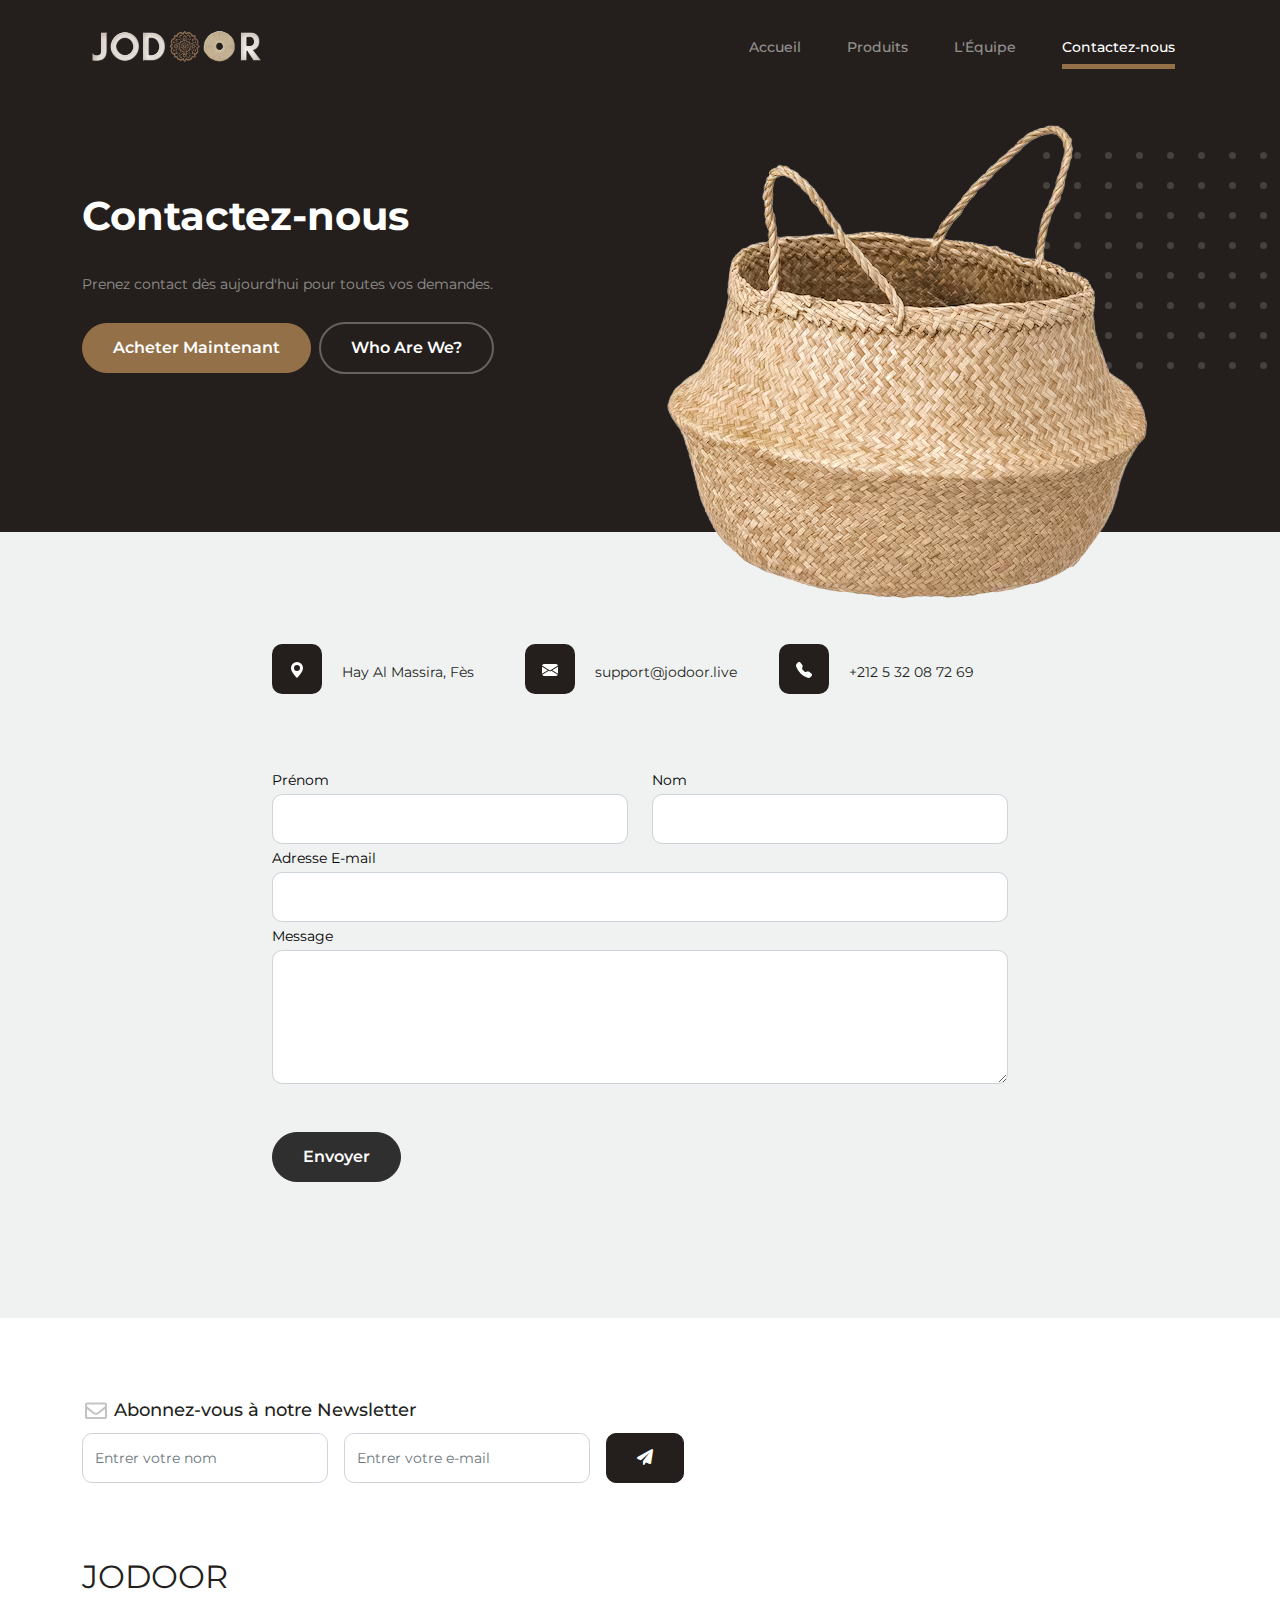
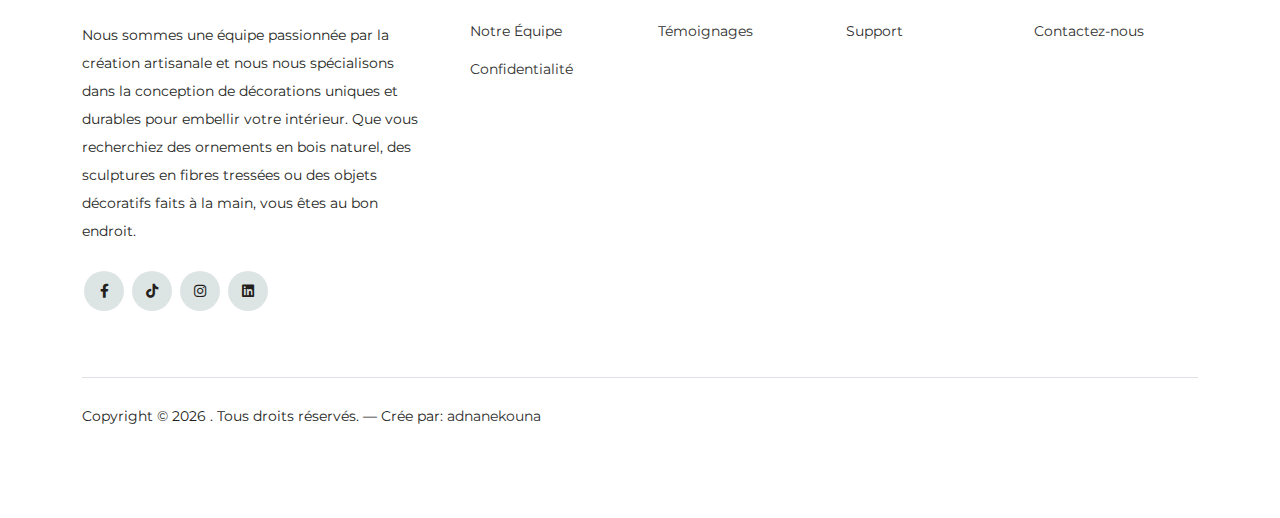
<file: template/contact.html>
<!-- /*
* Bootstrap 5
* Template Name: Furni
* Template Author: Untree.co
* Edited by: adnanekouna-a
*/ -->
<!doctype html>
<html lang="en">
<head>
  <meta charset="utf-8">
  <meta name="viewport" content="width=device-width, initial-scale=1, shrink-to-fit=no">
  <meta name="author" content="adnanekouna-a">
  <link rel="shortcut icon" href="favicon.png">

  <meta name="description" content="" />
  <meta name="keywords" content="bootstrap, bootstrap4" />

		<!-- Bootstrap CSS -->
		<link href="css/bootstrap.min.css" rel="stylesheet">
		<link href="https://cdnjs.cloudflare.com/ajax/libs/font-awesome/6.0.0-beta3/css/all.min.css" rel="stylesheet">
		<link href="css/tiny-slider.css" rel="stylesheet">
		<link href="css/style.css" rel="stylesheet">
		<title>Contact | JODOOR Coopérative</title>
	</head>

	<body>

		<!-- Start Header/Navigation -->
		<nav class="custom-navbar navbar navbar navbar-expand-md navbar-dark bg-dark" arial-label="Furni navigation bar">

			<div class="container">
				<a class="navbar-brand" href="index.html"><img src="images/Logo.png" alt="JODOOR's logo" width="190px" /></a>

				<button class="navbar-toggler" type="button" data-bs-toggle="collapse" data-bs-target="#navbarsFurni" aria-controls="navbarsFurni" aria-expanded="false" aria-label="Toggle navigation">
					<span class="navbar-toggler-icon"></span>
				</button>

				<div class="collapse navbar-collapse" id="navbarsFurni">
					<ul class="custom-navbar-nav navbar-nav ms-auto mb-2 mb-md-0">
						<li class="nav-item">
							<a class="nav-link" href="index.html">Accueil</a>
						</li>
						<li><a class="nav-link" href="shop.html">Produits</a></li>
						<li><a class="nav-link" href="about.html">L'Équipe</a></li>
						<li class="active"><a class="nav-link" href="contact.html">Contactez-nous</a></li>
					</ul>
				</div>
			</div>
				
		</nav>
		<!-- End Header/Navigation -->

		<!-- Start Hero Section -->
			<div class="hero">
				<div class="container">
					<div class="row justify-content-between">
						<div class="col-lg-5">
							<div class="intro-excerpt">
								<h1>Contactez-nous</h1>
								<p class="mb-4">Prenez contact dès aujourd'hui pour toutes vos demandes.</p>
								<p><a href="shop.html" class="btn btn-secondary me-2">Acheter Maintenant</a><a href="#our-team" class="btn btn-white-outline">Who Are We?</a></p>
							</div>
						</div>
						<div class="col-lg-7">
							<div class="hero-img-wrap">
								<img src="images/products/basket.png" class="img-fluid">
							</div>
						</div>
					</div>
				</div>
			</div>
		<!-- End Hero Section -->

		
		<!-- Start Contact Form -->
		<div class="untree_co-section">
      <div class="container">

        <div class="block">
          <div class="row justify-content-center">


            <div class="col-md-8 col-lg-8 pb-4">


              <div class="row mb-5">
                <div class="col-lg-4">
                  <div  class="service no-shadow align-items-center link horizontal d-flex active" data-aos="fade-left" data-aos-delay="0">
                    <div class="service-icon color-1 mb-4">
                      <svg xmlns="http://www.w3.org/2000/svg" width="16" height="16" fill="currentColor" class="bi bi-geo-alt-fill" viewBox="0 0 16 16">
                        <path d="M8 16s6-5.686 6-10A6 6 0 0 0 2 6c0 4.314 6 10 6 10zm0-7a3 3 0 1 1 0-6 3 3 0 0 1 0 6z"/>
                      </svg>
                    </div> <!-- /.icon -->
                    <div class="service-contents">
                      <p>Hay Al Massira, Fès</p>
                    </div> <!-- /.service-contents-->
                  </div> <!-- /.service -->
                </div>

                <div class="col-lg-4">
                  <div  class="service no-shadow align-items-center link horizontal d-flex active" data-aos="fade-left" data-aos-delay="0">
                    <div class="service-icon color-1 mb-4">
                      <svg xmlns="http://www.w3.org/2000/svg" width="16" height="16" fill="currentColor" class="bi bi-envelope-fill" viewBox="0 0 16 16">
                        <path d="M.05 3.555A2 2 0 0 1 2 2h12a2 2 0 0 1 1.95 1.555L8 8.414.05 3.555zM0 4.697v7.104l5.803-3.558L0 4.697zM6.761 8.83l-6.57 4.027A2 2 0 0 0 2 14h12a2 2 0 0 0 1.808-1.144l-6.57-4.027L8 9.586l-1.239-.757zm3.436-.586L16 11.801V4.697l-5.803 3.546z"/>
                      </svg>
                    </div> <!-- /.icon -->
                    <div class="service-contents">
                      <p>support@jodoor.live</p>
                    </div> <!-- /.service-contents-->
                  </div> <!-- /.service -->
                </div>

                <div class="col-lg-4">
                  <div  class="service no-shadow align-items-center link horizontal d-flex active" data-aos="fade-left" data-aos-delay="0">
                    <div class="service-icon color-1 mb-4">
                      <svg xmlns="http://www.w3.org/2000/svg" width="16" height="16" fill="currentColor" class="bi bi-telephone-fill" viewBox="0 0 16 16">
                        <path fill-rule="evenodd" d="M1.885.511a1.745 1.745 0 0 1 2.61.163L6.29 2.98c.329.423.445.974.315 1.494l-.547 2.19a.678.678 0 0 0 .178.643l2.457 2.457a.678.678 0 0 0 .644.178l2.189-.547a1.745 1.745 0 0 1 1.494.315l2.306 1.794c.829.645.905 1.87.163 2.611l-1.034 1.034c-.74.74-1.846 1.065-2.877.702a18.634 18.634 0 0 1-7.01-4.42 18.634 18.634 0 0 1-4.42-7.009c-.362-1.03-.037-2.137.703-2.877L1.885.511z"/>
                      </svg>
                    </div> <!-- /.icon -->
                    <div class="service-contents">
                      <p>+212 5 32 08 72 69</p>
                    </div> <!-- /.service-contents-->
                  </div> <!-- /.service -->
                </div>
              </div>

              <form>
                <div class="row">
                  <div class="col-6">
                    <div class="form-group">
                      <label class="text-black" for="fname">Prénom</label>
                      <input type="text" class="form-control" id="fname">
                    </div>
                  </div>
                  <div class="col-6">
                    <div class="form-group">
                      <label class="text-black" for="lname">Nom</label>
                      <input type="text" class="form-control" id="lname">
                    </div>
                  </div>
                </div>
                <div class="form-group">
                  <label class="text-black" for="email">Adresse E-mail</label>
                  <input type="email" class="form-control" id="email">
                </div>

                <div class="form-group mb-5">
                  <label class="text-black" for="message">Message</label>
                  <textarea name="" class="form-control" id="message" cols="30" rows="5"></textarea>
                </div>

                <button type="submit" class="btn btn-primary-hover-outline">Envoyer</button>
              </form>

            </div>

          </div>

        </div>

      </div>


    </div>
  </div>

  <!-- End Contact Form -->

		

		<!-- Start Footer Section -->
		<footer class="footer-section">
			<div class="container relative">

				<div class="row">
					<div class="col-lg-8">
						<div class="subscription-form">
							<h3 class="d-flex align-items-center"><span class="me-1"><img src="images/envelope-outline.svg" alt="Image" class="img-fluid"></span><span>Abonnez-vous à notre Newsletter</span></h3>

							<form action="#" class="row g-3">
								<div class="col-auto">
									<input type="text" class="form-control" placeholder="Entrer votre nom" />
								</div>
								<div class="col-auto">
									<input type="email" class="form-control" placeholder="Entrer votre e-mail" />
								</div>
								<div class="col-auto">
									<button class="btn btn-primary">
										<span class="fa fa-paper-plane"></span>
									</button>
								</div>
							</form>

						</div>
					</div>
				</div>

				<div class="row g-5 mb-5">
					<div class="col-lg-4">
						<div class="mb-4 footer-logo-wrap"><a href="#" class="footer-logo">JODOOR</a></div>
						<p class="mb-4">Nous sommes une équipe passionnée par la création artisanale et nous nous spécialisons dans la conception de décorations uniques et durables pour embellir votre intérieur. Que vous recherchiez des ornements en bois naturel, des sculptures en fibres tressées ou des objets
							décoratifs faits à la main, vous êtes au bon endroit.</p>

							<ul class="list-unstyled custom-social">
								<li>
									<a href="https://web.facebook.com/profile.php?id=100091524485817"><span class="fa fa-brands fa-facebook-f"></span></a>
								</li>
								<li>
									<a href="https://www.tiktok.com/@jodoor_?_t=8chszI6IG3y&_r=1"><span class="fa fa-brands fa-tiktok"></span></a>
								</li>
								<li>
									<a href="https://www.instagram.com/p/Cqx9fz-ogVN/"><span class="fa fa-brands fa-instagram"></span></a>
								</li>
								<li>
									<a href="https://www.linkedin.com/company/jodoor-coop%C3%A9rative/"><span class="fa fa-brands fa-linkedin"></span></a>
								</li>
							</ul>
					</div>

					<div class="col-lg-8">
						<div class="row links-wrap">
							<div class="col-6 col-sm-6 col-md-3">
								<ul class="list-unstyled">
									<li><a href="about.html">Notre Équipe</a></li>
									<li><a href="#">Confidentialité</a></li>
								</ul>
							</div>

							<div class="col-6 col-sm-6 col-md-3">
								<ul class="list-unstyled">
									<li><a href="index.html#testimonial">Témoignages</a></li>
								</ul>
							</div>

							<div class="col-6 col-sm-6 col-md-3">
								<ul class="list-unstyled">
									<li><a href="#">Support</a></li>
								</ul>
							</div>

							<div class="col-6 col-sm-6 col-md-3">
								<ul class="list-unstyled">
									<li><a href="#">Contactez-nous</a></li>
								</ul>
							</div>
						</div>
					</div>

				</div>

				<div class="border-top copyright">
					<div class="row pt-4">
						<div class="col-lg-6">
							<p class="mb-2 text-center text-lg-start">
								Copyright &copy;
								<script>
									document.write(new Date().getFullYear())
								</script>
								. Tous droits réservés. &mdash; Crée par: <a href="https://github.com/adnanekouna-a">adnanekouna</a>
							</p>
						</div>
					</div>
				</div>

			</div>
		</footer>
		<!-- End Footer Section -->	


		<script src="js/bootstrap.bundle.min.js"></script>
		<script src="js/tiny-slider.js"></script>
		<script src="js/custom.js"></script>
	</body>

</html>
</file>
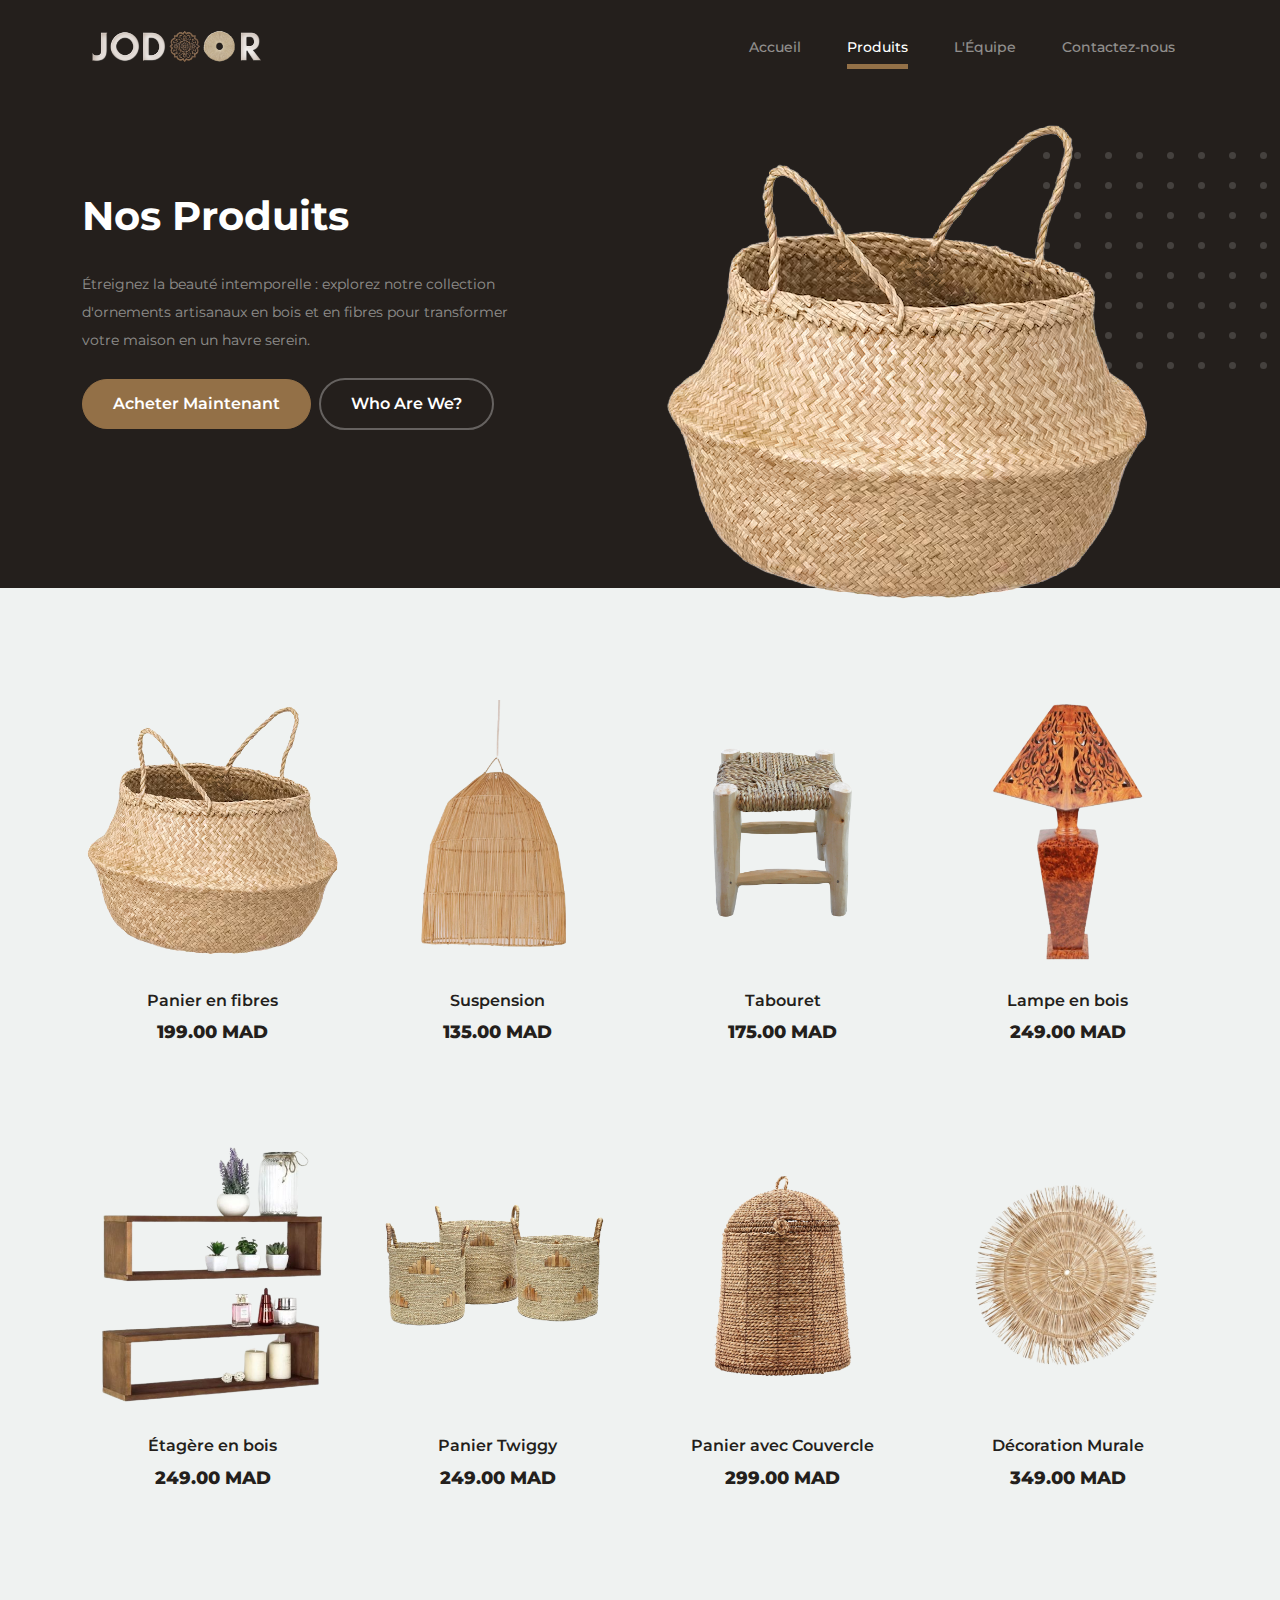
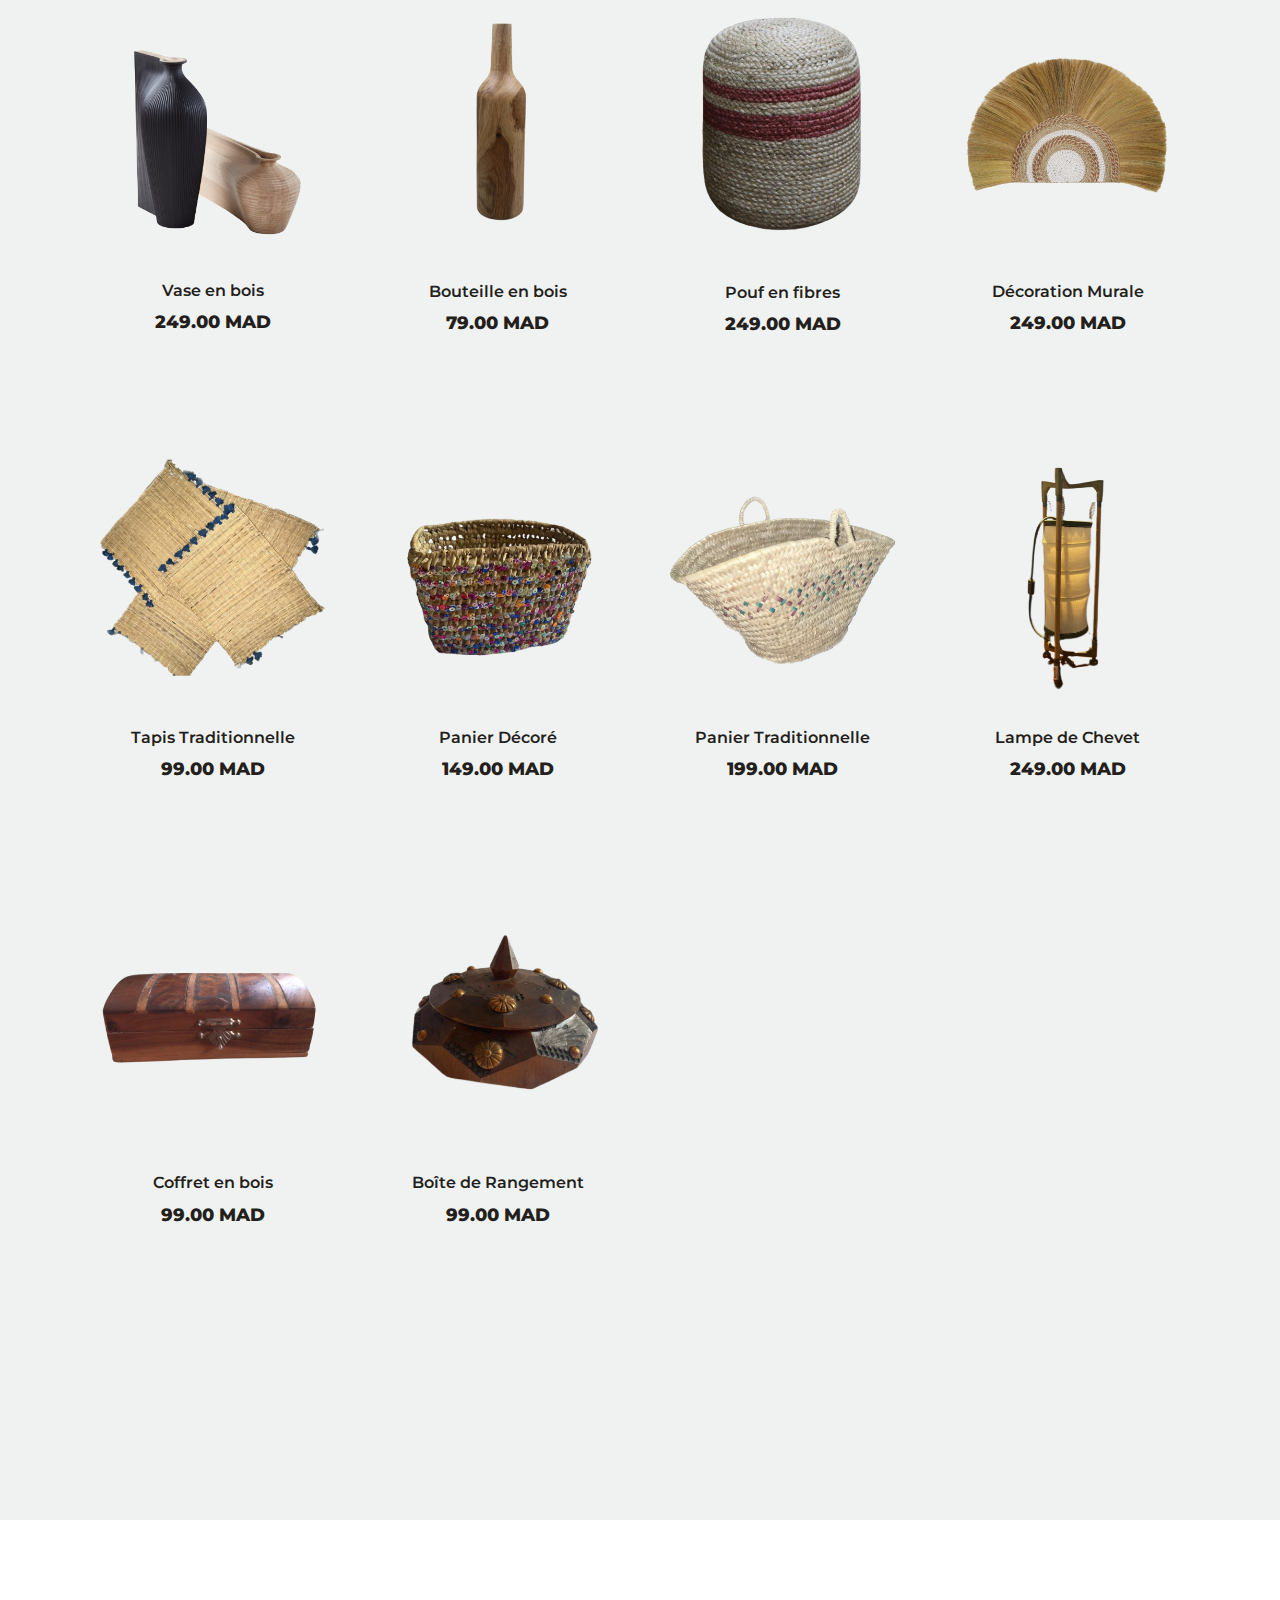
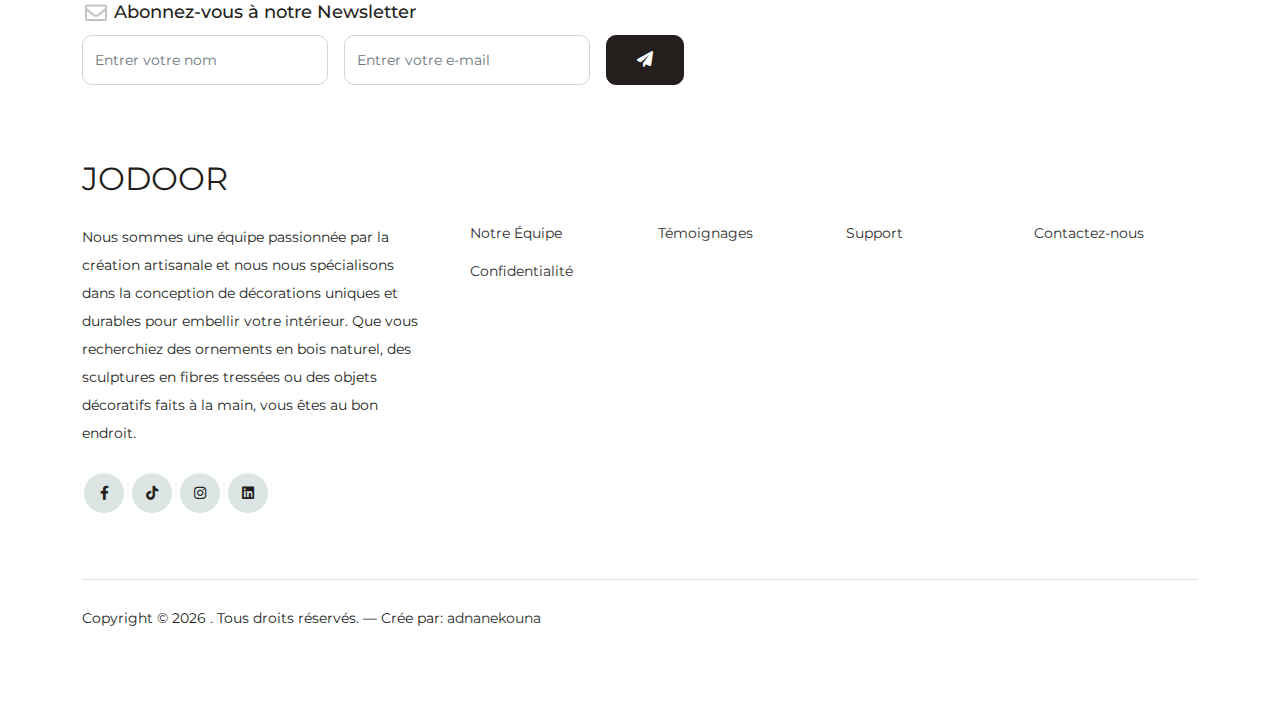
<file: template/shop.html>
<!-- /*
* Bootstrap 5
* Template Name: Furni
* Template Author: Untree.co
* Edited by: adnanekouna-a
*/ -->
<!DOCTYPE html>
<html lang="en">
	<head>
		<meta charset="utf-8" />
		<meta name="viewport" content="width=device-width, initial-scale=1, shrink-to-fit=no" />
		<meta name="author" content="adnanekouna-a" />
		<link rel="shortcut icon" href="favicon.png" />

		<meta name="description" content="" />
		<meta name="keywords" content="bootstrap, bootstrap4" />

		<!-- Bootstrap CSS -->
		<link href="css/bootstrap.min.css" rel="stylesheet" />
		<link href="https://cdnjs.cloudflare.com/ajax/libs/font-awesome/6.0.0-beta3/css/all.min.css" rel="stylesheet" />
		<link href="css/tiny-slider.css" rel="stylesheet" />
		<link href="css/style.css" rel="stylesheet" />
		<title>Nos Produits | JODOOR Coopérative</title>
	</head>

	<body>
		<!-- Start Header/Navigation -->
		<nav class="custom-navbar navbar navbar navbar-expand-md navbar-dark bg-dark" arial-label="Furni navigation bar">
			<div class="container">
				<a class="navbar-brand" href="index.html"><img src="images/Logo.png" alt="JODOOR's logo" width="190px" /></a>

				<button class="navbar-toggler" type="button" data-bs-toggle="collapse" data-bs-target="#navbarsFurni" aria-controls="navbarsFurni" aria-expanded="false" aria-label="Toggle navigation">
					<span class="navbar-toggler-icon"></span>
				</button>

				<div class="collapse navbar-collapse" id="navbarsFurni">
					<ul class="custom-navbar-nav navbar-nav ms-auto mb-2 mb-md-0">
						<li class="nav-item">
							<a class="nav-link" href="index.html">Accueil</a>
						</li>
						<li class="active"><a class="nav-link" href="shop.html">Produits</a></li>
						<li><a class="nav-link" href="about.html">L'Équipe</a></li>
						<li><a class="nav-link" href="contact.html">Contactez-nous</a></li>
					</ul>
				</div>
			</div>
		</nav>
		<!-- End Header/Navigation -->

		<!-- Start Hero Section -->
		<div class="hero">
			<div class="container">
				<div class="row justify-content-between">
					<div class="col-lg-5">
						<div class="intro-excerpt">
							<h1>Nos Produits</h1>
							<p class="mb-4">Étreignez la beauté intemporelle : explorez notre collection d'ornements artisanaux en bois et en fibres pour transformer votre maison en un havre serein.</p>
							<p><a href="#products-list" class="btn btn-secondary me-2">Acheter Maintenant</a><a href="about.html" class="btn btn-white-outline">Who Are We?</a></p>
						</div>
					</div>
					<div class="col-lg-7">
						<div class="hero-img-wrap">
							<img src="images/products/basket.png" class="img-fluid" />
						</div>
					</div>
				</div>
			</div>
		</div>
		<!-- End Hero Section -->

		<div class="untree_co-section product-section before-footer-section" id="products-list">
			<div class="container">
				<div class="row">
					<!-- Start Column 1 -->
					<div class="col-12 col-md-4 col-lg-3 mb-5">
						<a class="product-item" href="#">
							<img src="images/products/basket.png" class="img-fluid product-thumbnail" />
							<h3 class="product-title">Panier en fibres</h3>
							<strong class="product-price">199.00 MAD</strong>

							<span class="icon-cross">
								<img src="images/cross.svg" class="img-fluid" />
							</span>
						</a>
					</div>
					<!-- End Column 1 -->

					<!-- Start Column 2 -->
					<div class="col-12 col-md-4 col-lg-3 mb-5">
						<a class="product-item" href="#">
							<img src="images/products/suspension.png" class="img-fluid product-thumbnail" />
							<h3 class="product-title">Suspension</h3>
							<strong class="product-price">135.00 MAD</strong>

							<span class="icon-cross">
								<img src="images/cross.svg" class="img-fluid" />
							</span>
						</a>
					</div>
					<!-- End Column 2 -->

					<!-- Start Column 3 -->
					<div class="col-12 col-md-4 col-lg-3 mb-5">
						<a class="product-item" href="#">
							<img src="images/products/tabouret.png" class="img-fluid product-thumbnail" />
							<h3 class="product-title">Tabouret</h3>
							<strong class="product-price">175.00 MAD</strong>

							<span class="icon-cross">
								<img src="images/cross.svg" class="img-fluid" />
							</span>
						</a>
					</div>
					<!-- End Column 3 -->

					<!-- Start Column 4 -->
					<div class="col-12 col-md-4 col-lg-3 mb-5">
						<a class="product-item" href="#">
							<img src="images/products/lampe.png" class="img-fluid product-thumbnail" />
							<h3 class="product-title">Lampe en bois</h3>
							<strong class="product-price">249.00 MAD</strong>

							<span class="icon-cross">
								<img src="images/cross.svg" class="img-fluid" />
							</span>
						</a>
					</div>
					<!-- End Column 4 -->

					<!-- Start Column 1 -->
					<div class="col-12 col-md-4 col-lg-3 mb-5">
						<a class="product-item" href="#">
							<img src="images/products/etagere.png" class="img-fluid product-thumbnail" />
							<h3 class="product-title">Étagère en bois</h3>
							<strong class="product-price">249.00 MAD</strong>

							<span class="icon-cross">
								<img src="images/cross.svg" class="img-fluid" />
							</span>
						</a>
					</div>
					<!-- End Column 1 -->

					<!-- Start Column 1 -->
					<div class="col-12 col-md-4 col-lg-3 mb-5">
						<a class="product-item" href="#">
							<img src="images/products/twiggy.png" class="img-fluid product-thumbnail" />
							<h3 class="product-title">Panier Twiggy</h3>
							<strong class="product-price">249.00 MAD</strong>

							<span class="icon-cross">
								<img src="images/cross.svg" class="img-fluid" />
							</span>
						</a>
					</div>
					<!-- End Column 1 -->

					<!-- Start Column 3 -->
					<div class="col-12 col-md-4 col-lg-3 mb-5">
						<a class="product-item" href="#">
							<img src="images/products/panier-couvercle.png" class="img-fluid product-thumbnail" />
							<h3 class="product-title">Panier avec Couvercle</h3>
							<strong class="product-price">299.00 MAD</strong>

							<span class="icon-cross">
								<img src="images/cross.svg" class="img-fluid" />
							</span>
						</a>
					</div>
					<!-- End Column 3 -->

					<!-- Start Column 4 -->
					<div class="col-12 col-md-4 col-lg-3 mb-5">
						<a class="product-item" href="#">
							<img src="images/products/murale-1.png" class="img-fluid product-thumbnail" />
							<h3 class="product-title">Décoration Murale</h3>
							<strong class="product-price">349.00 MAD</strong>

							<span class="icon-cross">
								<img src="images/cross.svg" class="img-fluid" />
							</span>
						</a>
					</div>
					<!-- End Column 4 -->

					<!-- Start Column 1 -->
					<div class="col-12 col-md-4 col-lg-3 mb-5">
						<a class="product-item" href="#">
							<img src="images/products/vase.png" class="img-fluid product-thumbnail" />
							<h3 class="product-title">Vase en bois</h3>
							<strong class="product-price">249.00 MAD</strong>

							<span class="icon-cross">
								<img src="images/cross.svg" class="img-fluid" />
							</span>
						</a>
					</div>
					<!-- End Column 1 -->

					<!-- Start Column 2 -->
					<div class="col-12 col-md-4 col-lg-3 mb-5">
						<a class="product-item" href="#">
							<img src="images/products/bouteille.png" class="img-fluid product-thumbnail" />
							<h3 class="product-title">Bouteille en bois</h3>
							<strong class="product-price">79.00 MAD</strong>

							<span class="icon-cross">
								<img src="images/cross.svg" class="img-fluid" />
							</span>
						</a>
					</div>
					<!-- End Column 2 -->

					<!-- Start Column 3 -->
					<div class="col-12 col-md-4 col-lg-3 mb-5">
						<a class="product-item" href="#">
							<img src="images/products/pouf.png" class="img-fluid product-thumbnail" />
							<h3 class="product-title">Pouf en fibres</h3>
							<strong class="product-price">249.00 MAD</strong>

							<span class="icon-cross">
								<img src="images/cross.svg" class="img-fluid" />
							</span>
						</a>
					</div>
					<!-- End Column 3 -->

					<!-- Start Column 4 -->
					<div class="col-12 col-md-4 col-lg-3 mb-5">
						<a class="product-item" href="#">
							<img src="images/products/murale-2.png" class="img-fluid product-thumbnail" />
							<h3 class="product-title">Décoration Murale</h3>
							<strong class="product-price">249.00 MAD</strong>

							<span class="icon-cross">
								<img src="images/cross.svg" class="img-fluid" />
							</span>
						</a>
					</div>
					<!-- End Column 4 -->

					<!-- Start Column 1 -->
					<div class="col-12 col-md-4 col-lg-3 mb-5">
						<a class="product-item" href="#">
							<img src="images/products/tapis.png" class="img-fluid product-thumbnail" />
							<h3 class="product-title">Tapis Traditionnelle</h3>
							<strong class="product-price">99.00 MAD</strong>

							<span class="icon-cross">
								<img src="images/cross.svg" class="img-fluid" />
							</span>
						</a>
					</div>
					<!-- End Column 1 -->

					<!-- Start Column 2 -->
					<div class="col-12 col-md-4 col-lg-3 mb-5">
						<a class="product-item" href="#">
							<img src="images/products/panier.png" class="img-fluid product-thumbnail" />
							<h3 class="product-title">Panier Décoré</h3>
							<strong class="product-price">149.00 MAD</strong>

							<span class="icon-cross">
								<img src="images/cross.svg" class="img-fluid" />
							</span>
						</a>
					</div>
					<!-- End Column 2 -->

					<!-- Start Column 3 -->
					<div class="col-12 col-md-4 col-lg-3 mb-5">
						<a class="product-item" href="#">
							<img src="images/products/panier-2.png" class="img-fluid product-thumbnail" />
							<h3 class="product-title">Panier Traditionnelle</h3>
							<strong class="product-price">199.00 MAD</strong>

							<span class="icon-cross">
								<img src="images/cross.svg" class="img-fluid" />
							</span>
						</a>
					</div>
					<!-- End Column 3 -->

					<!-- Start Column 4 -->
					<div class="col-12 col-md-4 col-lg-3 mb-5">
						<a class="product-item" href="#">
							<img src="images/products/lampe-2.png" class="img-fluid product-thumbnail" />
							<h3 class="product-title">Lampe de Chevet</h3>
							<strong class="product-price">249.00 MAD</strong>

							<span class="icon-cross">
								<img src="images/cross.svg" class="img-fluid" />
							</span>
						</a>
					</div>
					<!-- End Column 4 -->

					<!-- Start Column 1 -->
					<div class="col-12 col-md-4 col-lg-3 mb-5">
						<a class="product-item" href="#">
							<img src="images/products/coffret.png" class="img-fluid product-thumbnail" />
							<h3 class="product-title">Coffret en bois</h3>
							<strong class="product-price">99.00 MAD</strong>

							<span class="icon-cross">
								<img src="images/cross.svg" class="img-fluid" />
							</span>
						</a>
					</div>
					<!-- End Column 1 -->

					<!-- Start Column 2 -->
					<div class="col-12 col-md-4 col-lg-3 mb-5">
						<a class="product-item" href="#">
							<img src="images/products/boite.png" class="img-fluid product-thumbnail" />
							<h3 class="product-title">Boîte de Rangement</h3>
							<strong class="product-price">99.00 MAD</strong>

							<span class="icon-cross">
								<img src="images/cross.svg" class="img-fluid" />
							</span>
						</a>
					</div>
					<!-- End Column 2 -->
				</div>
			</div>
		</div>

		<!-- Start Footer Section -->
		<footer class="footer-section">
			<div class="container relative">
				<div class="row">
					<div class="col-lg-8">
						<div class="subscription-form">
							<h3 class="d-flex align-items-center">
								<span class="me-1"><img src="images/envelope-outline.svg" alt="Image" class="img-fluid" /></span><span>Abonnez-vous à notre Newsletter</span>
							</h3>

							<form action="#" class="row g-3">
								<div class="col-auto">
									<input type="text" class="form-control" placeholder="Entrer votre nom" />
								</div>
								<div class="col-auto">
									<input type="email" class="form-control" placeholder="Entrer votre e-mail" />
								</div>
								<div class="col-auto">
									<button class="btn btn-primary">
										<span class="fa fa-paper-plane"></span>
									</button>
								</div>
							</form>
						</div>
					</div>
				</div>

				<div class="row g-5 mb-5">
					<div class="col-lg-4">
						<div class="mb-4 footer-logo-wrap">
							<a href="#" class="footer-logo">JODOOR</a>
						</div>
						<p class="mb-4">
							Nous sommes une équipe passionnée par la création artisanale et nous nous spécialisons dans la conception de décorations uniques et durables pour embellir votre intérieur. Que vous recherchiez des ornements en bois naturel, des sculptures en fibres tressées ou des objets
							décoratifs faits à la main, vous êtes au bon endroit.
						</p>

						<ul class="list-unstyled custom-social">
							<li>
								<a href="https://web.facebook.com/profile.php?id=100091524485817"><span class="fa fa-brands fa-facebook-f"></span></a>
							</li>
							<li>
								<a href="https://www.tiktok.com/@jodoor_?_t=8chszI6IG3y&_r=1"><span class="fa fa-brands fa-tiktok"></span></a>
							</li>
							<li>
								<a href="https://www.instagram.com/p/Cqx9fz-ogVN/"><span class="fa fa-brands fa-instagram"></span></a>
							</li>
							<li>
								<a href="https://www.linkedin.com/company/jodoor-coop%C3%A9rative/"><span class="fa fa-brands fa-linkedin"></span></a>
							</li>
						</ul>
					</div>

					<div class="col-lg-8">
						<div class="row links-wrap">
							<div class="col-6 col-sm-6 col-md-3">
								<ul class="list-unstyled">
									<li><a href="about.html">Notre Équipe</a></li>
									<li><a href="#">Confidentialité</a></li>
								</ul>
							</div>

							<div class="col-6 col-sm-6 col-md-3">
								<ul class="list-unstyled">
									<li><a href="index.html#testimonial">Témoignages</a></li>
								</ul>
							</div>

							<div class="col-6 col-sm-6 col-md-3">
								<ul class="list-unstyled">
									<li><a href="#">Support</a></li>
								</ul>
							</div>

							<div class="col-6 col-sm-6 col-md-3">
								<ul class="list-unstyled">
									<li><a href="contact.html">Contactez-nous</a></li>
								</ul>
							</div>
						</div>
					</div>
				</div>

				<div class="border-top copyright">
					<div class="row pt-4">
						<div class="col-lg-6">
							<p class="mb-2 text-center text-lg-start">
								Copyright &copy;
								<script>
									document.write(new Date().getFullYear())
								</script>
								. Tous droits réservés. &mdash; Crée par: <a href="https://github.com/adnanekouna-a">adnanekouna</a>
							</p>
						</div>
					</div>
				</div>
			</div>
		</footer>
		<!-- End Footer Section -->

		<script src="js/bootstrap.bundle.min.js"></script>
		<script src="js/tiny-slider.js"></script>
		<script src="js/custom.js"></script>
	</body>
</html>
</file>
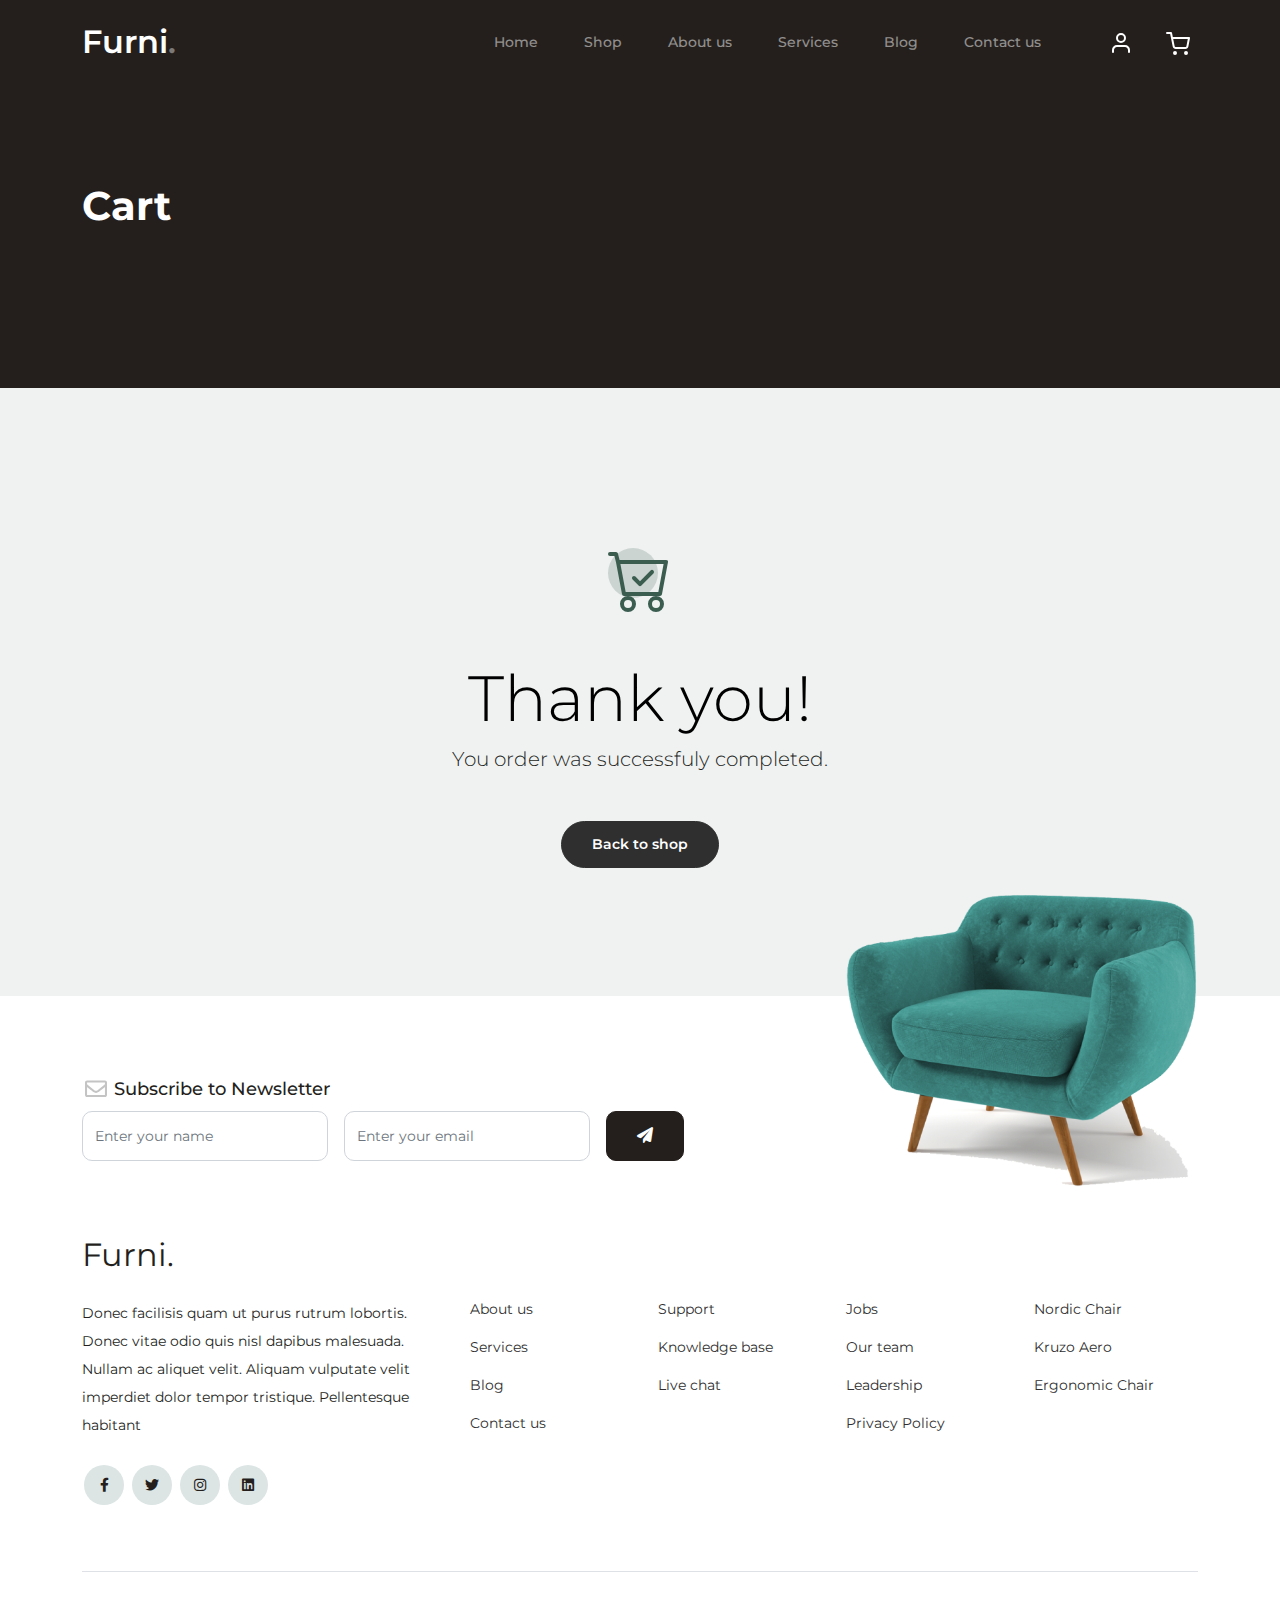
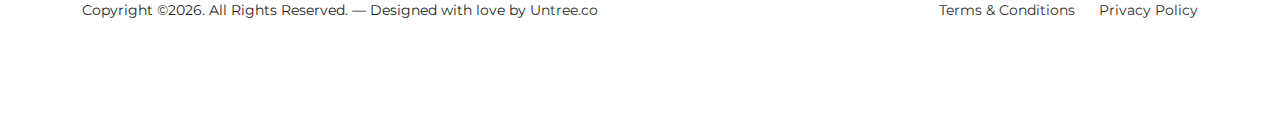
<file: template/thankyou.html>
<!-- /*
* Bootstrap 5
* Template Name: Furni
* Template Author: Untree.co
* Template URI: https://untree.co/
* License: https://creativecommons.org/licenses/by/3.0/
*/ -->
<!doctype html>
<html lang="en">
<head>
  <meta charset="utf-8">
  <meta name="viewport" content="width=device-width, initial-scale=1, shrink-to-fit=no">
  <meta name="author" content="Untree.co">
  <link rel="shortcut icon" href="favicon.png">

  <meta name="description" content="" />
  <meta name="keywords" content="bootstrap, bootstrap4" />

		<!-- Bootstrap CSS -->
		<link href="css/bootstrap.min.css" rel="stylesheet">
		<link href="https://cdnjs.cloudflare.com/ajax/libs/font-awesome/6.0.0-beta3/css/all.min.css" rel="stylesheet">
		<link href="css/tiny-slider.css" rel="stylesheet">
		<link href="css/style.css" rel="stylesheet">
		<title>Furni Free Bootstrap 5 Template for Furniture and Interior Design Websites by Untree.co </title>
	</head>

	<body>

		<!-- Start Header/Navigation -->
		<nav class="custom-navbar navbar navbar navbar-expand-md navbar-dark bg-dark" arial-label="Furni navigation bar">

			<div class="container">
				<a class="navbar-brand" href="index.html">Furni<span>.</span></a>

				<button class="navbar-toggler" type="button" data-bs-toggle="collapse" data-bs-target="#navbarsFurni" aria-controls="navbarsFurni" aria-expanded="false" aria-label="Toggle navigation">
					<span class="navbar-toggler-icon"></span>
				</button>

				<div class="collapse navbar-collapse" id="navbarsFurni">
					<ul class="custom-navbar-nav navbar-nav ms-auto mb-2 mb-md-0">
						<li class="nav-item ">
							<a class="nav-link" href="index.html">Home</a>
						</li>
						<li><a class="nav-link" href="shop.html">Shop</a></li>
						<li><a class="nav-link" href="about.html">About us</a></li>
						<li><a class="nav-link" href="services.html">Services</a></li>
						<li><a class="nav-link" href="blog.html">Blog</a></li>
						<li><a class="nav-link" href="contact.html">Contact us</a></li>
					</ul>

					<ul class="custom-navbar-cta navbar-nav mb-2 mb-md-0 ms-5">
						<li><a class="nav-link" href="#"><img src="images/user.svg"></a></li>
						<li><a class="nav-link" href="cart.html"><img src="images/cart.svg"></a></li>
					</ul>
				</div>
			</div>
				
		</nav>
		<!-- End Header/Navigation -->

		<!-- Start Hero Section -->
			<div class="hero">
				<div class="container">
					<div class="row justify-content-between">
						<div class="col-lg-5">
							<div class="intro-excerpt">
								<h1>Cart</h1>
							</div>
						</div>
						<div class="col-lg-7">
							
						</div>
					</div>
				</div>
			</div>
		<!-- End Hero Section -->

		

		<div class="untree_co-section">
    <div class="container">
      <div class="row">
        <div class="col-md-12 text-center pt-5">
          <span class="display-3 thankyou-icon text-primary">
            <svg width="1em" height="1em" viewBox="0 0 16 16" class="bi bi-cart-check mb-5" fill="currentColor" xmlns="http://www.w3.org/2000/svg">
              <path fill-rule="evenodd" d="M11.354 5.646a.5.5 0 0 1 0 .708l-3 3a.5.5 0 0 1-.708 0l-1.5-1.5a.5.5 0 1 1 .708-.708L8 8.293l2.646-2.647a.5.5 0 0 1 .708 0z"/>
              <path fill-rule="evenodd" d="M0 1.5A.5.5 0 0 1 .5 1H2a.5.5 0 0 1 .485.379L2.89 3H14.5a.5.5 0 0 1 .491.592l-1.5 8A.5.5 0 0 1 13 12H4a.5.5 0 0 1-.491-.408L2.01 3.607 1.61 2H.5a.5.5 0 0 1-.5-.5zM3.102 4l1.313 7h8.17l1.313-7H3.102zM5 12a2 2 0 1 0 0 4 2 2 0 0 0 0-4zm7 0a2 2 0 1 0 0 4 2 2 0 0 0 0-4zm-7 1a1 1 0 1 0 0 2 1 1 0 0 0 0-2zm7 0a1 1 0 1 0 0 2 1 1 0 0 0 0-2z"/>
            </svg>
          </span>
          <h2 class="display-3 text-black">Thank you!</h2>
          <p class="lead mb-5">You order was successfuly completed.</p>
          <p><a href="shop.html" class="btn btn-sm btn-outline-black">Back to shop</a></p>
        </div>
      </div>
    </div>
  </div>

		<!-- Start Footer Section -->
		<footer class="footer-section">
			<div class="container relative">

				<div class="sofa-img">
					<img src="images/sofa.png" alt="Image" class="img-fluid">
				</div>

				<div class="row">
					<div class="col-lg-8">
						<div class="subscription-form">
							<h3 class="d-flex align-items-center"><span class="me-1"><img src="images/envelope-outline.svg" alt="Image" class="img-fluid"></span><span>Subscribe to Newsletter</span></h3>

							<form action="#" class="row g-3">
								<div class="col-auto">
									<input type="text" class="form-control" placeholder="Enter your name">
								</div>
								<div class="col-auto">
									<input type="email" class="form-control" placeholder="Enter your email">
								</div>
								<div class="col-auto">
									<button class="btn btn-primary">
										<span class="fa fa-paper-plane"></span>
									</button>
								</div>
							</form>

						</div>
					</div>
				</div>

				<div class="row g-5 mb-5">
					<div class="col-lg-4">
						<div class="mb-4 footer-logo-wrap"><a href="#" class="footer-logo">Furni<span>.</span></a></div>
						<p class="mb-4">Donec facilisis quam ut purus rutrum lobortis. Donec vitae odio quis nisl dapibus malesuada. Nullam ac aliquet velit. Aliquam vulputate velit imperdiet dolor tempor tristique. Pellentesque habitant</p>

						<ul class="list-unstyled custom-social">
							<li><a href="#"><span class="fa fa-brands fa-facebook-f"></span></a></li>
							<li><a href="#"><span class="fa fa-brands fa-twitter"></span></a></li>
							<li><a href="#"><span class="fa fa-brands fa-instagram"></span></a></li>
							<li><a href="#"><span class="fa fa-brands fa-linkedin"></span></a></li>
						</ul>
					</div>

					<div class="col-lg-8">
						<div class="row links-wrap">
							<div class="col-6 col-sm-6 col-md-3">
								<ul class="list-unstyled">
									<li><a href="#">About us</a></li>
									<li><a href="#">Services</a></li>
									<li><a href="#">Blog</a></li>
									<li><a href="#">Contact us</a></li>
								</ul>
							</div>

							<div class="col-6 col-sm-6 col-md-3">
								<ul class="list-unstyled">
									<li><a href="#">Support</a></li>
									<li><a href="#">Knowledge base</a></li>
									<li><a href="#">Live chat</a></li>
								</ul>
							</div>

							<div class="col-6 col-sm-6 col-md-3">
								<ul class="list-unstyled">
									<li><a href="#">Jobs</a></li>
									<li><a href="#">Our team</a></li>
									<li><a href="#">Leadership</a></li>
									<li><a href="#">Privacy Policy</a></li>
								</ul>
							</div>

							<div class="col-6 col-sm-6 col-md-3">
								<ul class="list-unstyled">
									<li><a href="#">Nordic Chair</a></li>
									<li><a href="#">Kruzo Aero</a></li>
									<li><a href="#">Ergonomic Chair</a></li>
								</ul>
							</div>
						</div>
					</div>

				</div>

				<div class="border-top copyright">
					<div class="row pt-4">
						<div class="col-lg-6">
							<p class="mb-2 text-center text-lg-start">Copyright &copy;<script>document.write(new Date().getFullYear());</script>. All Rights Reserved. &mdash; Designed with love by <a href="https://untree.co">Untree.co</a> <!-- License information: https://untree.co/license/ -->
            </p>
						</div>

						<div class="col-lg-6 text-center text-lg-end">
							<ul class="list-unstyled d-inline-flex ms-auto">
								<li class="me-4"><a href="#">Terms &amp; Conditions</a></li>
								<li><a href="#">Privacy Policy</a></li>
							</ul>
						</div>

					</div>
				</div>

			</div>
		</footer>
		<!-- End Footer Section -->	


		<script src="js/bootstrap.bundle.min.js"></script>
		<script src="js/tiny-slider.js"></script>
		<script src="js/custom.js"></script>
	</body>

</html>
</file>
<file: css/tiny-slider.css>
.tns-outer{padding:0 !important}.tns-outer [hidden]{display:none !important}.tns-outer [aria-controls],.tns-outer [data-action]{cursor:pointer}.tns-slider{-webkit-transition:all 0s;-moz-transition:all 0s;transition:all 0s}.tns-slider>.tns-item{-webkit-box-sizing:border-box;-moz-box-sizing:border-box;box-sizing:border-box}.tns-horizontal.tns-subpixel{white-space:nowrap}.tns-horizontal.tns-subpixel>.tns-item{display:inline-block;vertical-align:top;white-space:normal}.tns-horizontal.tns-no-subpixel:after{content:'';display:table;clear:both}.tns-horizontal.tns-no-subpixel>.tns-item{float:left}.tns-horizontal.tns-carousel.tns-no-subpixel>.tns-item{margin-right:-100%}.tns-no-calc{position:relative;left:0}.tns-gallery{position:relative;left:0;min-height:1px}.tns-gallery>.tns-item{position:absolute;left:-100%;-webkit-transition:transform 0s, opacity 0s;-moz-transition:transform 0s, opacity 0s;transition:transform 0s, opacity 0s}.tns-gallery>.tns-slide-active{position:relative;left:auto !important}.tns-gallery>.tns-moving{-webkit-transition:all 0.25s;-moz-transition:all 0.25s;transition:all 0.25s}.tns-autowidth{display:inline-block}.tns-lazy-img{-webkit-transition:opacity 0.6s;-moz-transition:opacity 0.6s;transition:opacity 0.6s;opacity:0.6}.tns-lazy-img.tns-complete{opacity:1}.tns-ah{-webkit-transition:height 0s;-moz-transition:height 0s;transition:height 0s}.tns-ovh{overflow:hidden}.tns-visually-hidden{position:absolute;left:-10000em}.tns-transparent{opacity:0;visibility:hidden}.tns-fadeIn{opacity:1;filter:alpha(opacity=100);z-index:0}.tns-normal,.tns-fadeOut{opacity:0;filter:alpha(opacity=0);z-index:-1}.tns-vpfix{white-space:nowrap}.tns-vpfix>div,.tns-vpfix>li{display:inline-block}.tns-t-subp2{margin:0 auto;width:310px;position:relative;height:10px;overflow:hidden}.tns-t-ct{width:2333.3333333%;width:-webkit-calc(100% * 70 / 3);width:-moz-calc(100% * 70 / 3);width:calc(100% * 70 / 3);position:absolute;right:0}.tns-t-ct:after{content:'';display:table;clear:both}.tns-t-ct>div{width:1.4285714%;width:-webkit-calc(100% / 70);width:-moz-calc(100% / 70);width:calc(100% / 70);height:10px;float:left}

/*# sourceMappingURL=sourcemaps/tiny-slider.css.map */
</file>
<file: css/style.css>
/*
* Template Name: UntreeStore
* Template Author: Untree.co
* Author URI: https://untree.co/
* License: https://creativecommons.org/licenses/by/3.0/
* Edited by: adnanekouna-a
*/

@import url('https://fonts.googleapis.com/css2?family=Montserrat:wght@300;400&display=swap');

:root {
	--bg-color: #241f1c;
	--accent-color: #937047;
	--light-color: #e7dac7;
	--main-font: 'Montserrat', sans-serif;
}

body {
	overflow-x: hidden;
	position: relative;
}

body {
	font-family: var(--main-font);
	font-weight: 400;
	line-height: 28px;
	color: var(--bg-color);
	font-size: 14px;
	background-color: #eff2f1;
}

a {
	text-decoration: none;
	-webkit-transition: 0.3s all ease;
	-o-transition: 0.3s all ease;
	transition: 0.3s all ease;
	/* color: #2f2f2f; */
	color: var(--bg-color);

	text-decoration: underline;
}
a:hover {
	/* color: #2f2f2f; */
	color: var(--bg-color);
	text-decoration: none;
}
a.more {
	font-weight: 600;
}

.custom-navbar {
	background: var(--bg-color) !important;
	padding-top: 20px;
	padding-bottom: 20px;
}
.custom-navbar .navbar-brand {
	font-size: 32px;
	font-weight: 600;
}
.custom-navbar .navbar-brand > span {
	opacity: 0.4;
}
.custom-navbar .navbar-toggler {
	border-color: transparent;
}
.custom-navbar .navbar-toggler:active,
.custom-navbar .navbar-toggler:focus {
	-webkit-box-shadow: none;
	box-shadow: none;
	outline: none;
}
@media (min-width: 992px) {
	.custom-navbar .custom-navbar-nav li {
		margin-left: 15px;
		margin-right: 15px;
	}
}
.custom-navbar .custom-navbar-nav li a {
	font-weight: 500;
	color: #ffffff !important;
	opacity: 0.5;
	-webkit-transition: 0.3s all ease;
	-o-transition: 0.3s all ease;
	transition: 0.3s all ease;
	position: relative;
}
@media (min-width: 768px) {
	.custom-navbar .custom-navbar-nav li a:before {
		content: '';
		position: absolute;
		bottom: 0;
		left: 8px;
		right: 8px;
		/* background: #f9bf29; */
		background: var(--accent-color);
		height: 5px;
		opacity: 1;
		visibility: visible;
		width: 0;
		-webkit-transition: 0.15s all ease-out;
		-o-transition: 0.15s all ease-out;
		transition: 0.15s all ease-out;
	}
}
.custom-navbar .custom-navbar-nav li a:hover {
	opacity: 1;
}
.custom-navbar .custom-navbar-nav li a:hover:before {
	width: calc(100% - 16px);
}
.custom-navbar .custom-navbar-nav li.active a {
	opacity: 1;
}
.custom-navbar .custom-navbar-nav li.active a:before {
	width: calc(100% - 16px);
}
.custom-navbar .custom-navbar-cta {
	margin-left: 0 !important;
	-webkit-box-orient: horizontal;
	-webkit-box-direction: normal;
	-ms-flex-direction: row;
	flex-direction: row;
}
@media (min-width: 768px) {
	.custom-navbar .custom-navbar-cta {
		margin-left: 40px !important;
	}
}
.custom-navbar .custom-navbar-cta li {
	margin-left: 0px;
	margin-right: 0px;
}
.custom-navbar .custom-navbar-cta li:first-child {
	margin-right: 20px;
}

.hero {
	/* background: #3b5d50; */
	background: var(--bg-color);
	padding: calc(4rem - 30px) 0 0rem 0;
	overflow-x: hidden;
}
@media (min-width: 768px) {
	.hero {
		padding: calc(4rem - 30px) 0 4rem 0;
	}
}
@media (min-width: 992px) {
	.hero {
		padding: calc(8rem - 30px) 0 8rem 0;
	}
}
.hero .intro-excerpt {
	position: relative;
	z-index: 4;
}
@media (min-width: 992px) {
	.hero .intro-excerpt {
		max-width: 450px;
	}
}
.hero h1 {
	font-weight: 700;
	color: #ffffff;
	margin-bottom: 30px;
}
@media (min-width: 1400px) {
	.hero h1 {
		font-size: 54px;
	}
}
.hero p {
	color: rgba(255, 255, 255, 0.5);
	margin-bottom: 30px;
}
.hero .hero-img-wrap {
	position: relative;
}
.hero .hero-img-wrap img {
	position: relative;
	top: 0px;
	right: 0px;
	z-index: 2;
	max-width: 780px;
	left: -20px;
}
@media (min-width: 768px) {
	.hero .hero-img-wrap img {
		right: 0px;
		left: 100px;
	}
}
@media (min-width: 992px) {
	.hero .hero-img-wrap img {
		left: 50px;
		top: -80px;
		position: absolute;
		right: -50px;
	}
}
@media (min-width: 1200px) {
	.hero .hero-img-wrap img {
		left: 100px;
		top: -80px;
		right: -100px;
	}
}
.hero .hero-img-wrap:after {
	content: '';
	position: absolute;
	width: 255px;
	height: 217px;
	background-image: url('../images/patterns/dots-light.svg');
	background-size: contain;
	background-repeat: no-repeat;
	right: -100px;
	top: -0px;
}
@media (min-width: 1200px) {
	.hero .hero-img-wrap:after {
		top: -40px;
	}
}

.btn {
	font-weight: 600;
	padding: 12px 30px;
	border-radius: 30px;
	color: #ffffff;
	background: #2f2f2f;
	border-color: #2f2f2f;
}
.btn:hover {
	color: #ffffff;
	background: #222222;
	border-color: #222222;
}
.btn:active,
.btn:focus {
	outline: none !important;
	-webkit-box-shadow: none;
	box-shadow: none;
}
.btn.btn-primary {
	background: var(--bg-color);
	border-color: var(--bg-color);
}
.btn.btn-primary:hover {
	background: var(--bg-color);
	border-color: var(--bg-color);
}
.btn.btn-secondary {
	color: #ffffff;
	background: var(--accent-color);
	border-color: var(--accent-color);
}
.btn.btn-secondary:hover {
	color: var(--bg-color);
	background: var(--light-color);
	border-color: var(--light-color);
}
.btn.btn-white-outline {
	background: transparent;
	border-width: 2px;
	border-color: rgba(255, 255, 255, 0.3);
}
.btn.btn-white-outline:hover {
	border-color: white;
	color: #ffffff;
}

.section-title {
	color: var(--bg-color);
}

.product-section {
	padding: 7rem 0;
}
.product-section .product-item {
	text-align: center;
	text-decoration: none;
	display: block;
	position: relative;
	padding-bottom: 50px;
	cursor: pointer;
}
.product-section .product-item .product-thumbnail {
	margin-bottom: 30px;
	position: relative;
	top: 0;
	-webkit-transition: 0.3s all ease;
	-o-transition: 0.3s all ease;
	transition: 0.3s all ease;
}
.product-section .product-item h3 {
	font-weight: 600;
	font-size: 16px;
}
.product-section .product-item strong {
	font-weight: 800 !important;
	font-size: 18px !important;
}
.product-section .product-item h3,
.product-section .product-item strong {
	color: var(--bg-color);
	text-decoration: none;
}
.product-section .product-item .icon-cross {
	position: absolute;
	width: 35px;
	height: 35px;
	display: inline-block;
	background: var(--bg-color);
	bottom: 15px;
	left: 50%;
	-webkit-transform: translateX(-50%);
	-ms-transform: translateX(-50%);
	transform: translateX(-50%);
	margin-bottom: -17.5px;
	border-radius: 50%;
	opacity: 0;
	visibility: hidden;
	-webkit-transition: 0.3s all ease;
	-o-transition: 0.3s all ease;
	transition: 0.3s all ease;
}
.product-section .product-item .icon-cross img {
	position: absolute;
	left: 50%;
	top: 50%;
	-webkit-transform: translate(-50%, -50%);
	-ms-transform: translate(-50%, -50%);
	transform: translate(-50%, -50%);
}
.product-section .product-item:before {
	bottom: 0;
	left: 0;
	right: 0;
	position: absolute;
	content: '';
	background: #dce5e4;
	height: 0%;
	z-index: -1;
	border-radius: 10px;
	-webkit-transition: 0.3s all ease;
	-o-transition: 0.3s all ease;
	transition: 0.3s all ease;
}
.product-section .product-item:hover .product-thumbnail {
	top: -25px;
}
.product-section .product-item:hover .icon-cross {
	bottom: 0;
	opacity: 1;
	visibility: visible;
}
.product-section .product-item:hover:before {
	height: 70%;
}

.why-choose-section {
	padding: 7rem 0;
}
.why-choose-section .img-wrap {
	position: relative;
}
.why-choose-section .img-wrap:before {
	position: absolute;
	content: '';
	width: 255px;
	height: 217px;
	background-image: url('../images/patterns/dots-brown.svg');
	background-repeat: no-repeat;
	background-size: contain;
	-webkit-transform: translate(-40%, -40%);
	-ms-transform: translate(-40%, -40%);
	transform: translate(-40%, -40%);
	z-index: -1;
}
.why-choose-section .img-wrap img {
	border-radius: 20px;
}

.feature {
	margin-bottom: 30px;
}
.feature .icon {
	display: inline-block;
	position: relative;
	margin-bottom: 20px;
}
.feature .icon:before {
	content: '';
	width: 33px;
	height: 33px;
	position: absolute;
	background: rgba(59, 93, 80, 0.2);
	border-radius: 50%;
	right: -8px;
	bottom: 0;
}
.feature h3 {
	font-size: 14px;
	color: var(--bg-color);
	font-weight: 400;
}
.feature p {
	font-size: 14px;
	line-height: 22px;
	color: var(--bg-color);
	opacity: 70%;
}

.we-help-section {
	padding: 7rem 0;
}
.we-help-section .imgs-grid {
	display: -ms-grid;
	display: grid;
	-ms-grid-columns: (1fr) [27];
	grid-template-columns: repeat(27, 1fr);
	position: relative;
}
.we-help-section .imgs-grid:before {
	position: absolute;
	content: '';
	width: 255px;
	height: 217px;
	background-image: url('../images/patterns/dots-brown.svg');
	background-size: contain;
	background-repeat: no-repeat;
	-webkit-transform: translate(-40%, -40%);
	-ms-transform: translate(-40%, -40%);
	transform: translate(-40%, -40%);
	z-index: -1;
}
.we-help-section .imgs-grid .grid {
	position: relative;
}
.we-help-section .imgs-grid .grid img {
	border-radius: 20px;
	max-width: 100%;
}
.we-help-section .imgs-grid .grid.grid-1 {
	-ms-grid-column: 1;
	-ms-grid-column-span: 18;
	grid-column: 1 / span 18;
	-ms-grid-row: 1;
	-ms-grid-row-span: 27;
	grid-row: 1 / span 27;
}
.we-help-section .imgs-grid .grid.grid-2 {
	-ms-grid-column: 19;
	-ms-grid-column-span: 27;
	grid-column: 19 / span 27;
	-ms-grid-row: 1;
	-ms-grid-row-span: 5;
	grid-row: 1 / span 5;
	padding-left: 20px;
}
.we-help-section .imgs-grid .grid.grid-3 {
	-ms-grid-column: 14;
	-ms-grid-column-span: 16;
	grid-column: 14 / span 16;
	-ms-grid-row: 6;
	-ms-grid-row-span: 27;
	grid-row: 6 / span 27;
	padding-top: 20px;
}

.custom-list {
	width: 100%;
}
.custom-list li {
	display: inline-block;
	width: calc(50% - 20px);
	margin-bottom: 12px;
	line-height: 1.5;
	position: relative;
	padding-left: 20px;
}
.custom-list li:before {
	content: '';
	width: 8px;
	height: 8px;
	border-radius: 50%;
	border: 2px solid var(--accent-color);
	position: absolute;
	left: 0;
	top: 8px;
}

.testimonial-section {
	padding: 3rem 0 7rem 0;
}

.testimonial-slider-wrap {
	position: relative;
}
.testimonial-slider-wrap .tns-inner {
	padding-top: 30px;
}
.testimonial-slider-wrap .item .testimonial-block blockquote {
	font-size: 16px;
}
@media (min-width: 768px) {
	.testimonial-slider-wrap .item .testimonial-block blockquote {
		line-height: 32px;
		font-size: 18px;
	}
}
.testimonial-slider-wrap .item .testimonial-block .author-info .author-pic {
	margin-bottom: 20px;
}
.testimonial-slider-wrap .item .testimonial-block .author-info .author-pic img {
	max-width: 80px;
	border-radius: 50%;
}
.testimonial-slider-wrap .item .testimonial-block .author-info h3 {
	font-size: 14px;
	font-weight: 700;
	color: var(--bg-color);
	margin-bottom: 0;
}
.testimonial-slider-wrap #testimonial-nav {
	position: absolute;
	top: 50%;
	z-index: 99;
	width: 100%;
	display: none;
}
@media (min-width: 768px) {
	.testimonial-slider-wrap #testimonial-nav {
		display: block;
	}
}
.testimonial-slider-wrap #testimonial-nav > span {
	cursor: pointer;
	position: absolute;
	width: 58px;
	height: 58px;
	line-height: 58px;
	border-radius: 50%;
	background: rgba(59, 93, 80, 0.1);
	color: #2f2f2f;
	-webkit-transition: 0.3s all ease;
	-o-transition: 0.3s all ease;
	transition: 0.3s all ease;
}
.testimonial-slider-wrap #testimonial-nav > span:hover {
	background: var(--bg-color);
	color: #ffffff;
}
.testimonial-slider-wrap #testimonial-nav .prev {
	left: -10px;
}
.testimonial-slider-wrap #testimonial-nav .next {
	right: 0;
}
.testimonial-slider-wrap .tns-nav {
	position: absolute;
	bottom: -50px;
	left: 50%;
	-webkit-transform: translateX(-50%);
	-ms-transform: translateX(-50%);
	transform: translateX(-50%);
}
.testimonial-slider-wrap .tns-nav button {
	background: none;
	border: none;
	display: inline-block;
	position: relative;
	width: 0 !important;
	height: 7px !important;
	margin: 2px;
}
.testimonial-slider-wrap .tns-nav button:active,
.testimonial-slider-wrap .tns-nav button:focus,
.testimonial-slider-wrap .tns-nav button:hover {
	outline: none;
	-webkit-box-shadow: none;
	box-shadow: none;
	background: none;
}
.testimonial-slider-wrap .tns-nav button:before {
	display: block;
	width: 7px;
	height: 7px;
	left: 0;
	top: 0;
	position: absolute;
	content: '';
	border-radius: 50%;
	-webkit-transition: 0.3s all ease;
	-o-transition: 0.3s all ease;
	transition: 0.3s all ease;
	background-color: #d6d6d6;
}
.testimonial-slider-wrap .tns-nav button:hover:before,
.testimonial-slider-wrap .tns-nav button.tns-nav-active:before {
	background-color: var(--bg-color);
}

.before-footer-section {
	padding: 7rem 0 12rem 0 !important;
}

.footer-section {
	padding: 80px 0;
	background: #ffffff;
}
.footer-section .relative {
	position: relative;
}
.footer-section a {
	text-decoration: none;
	color: #2f2f2f;
	-webkit-transition: 0.3s all ease;
	-o-transition: 0.3s all ease;
	transition: 0.3s all ease;
}
.footer-section a:hover {
	color: rgba(47, 47, 47, 0.5);
}
.footer-section .subscription-form {
	margin-bottom: 40px;
	position: relative;
	z-index: 2;
	margin-top: 100px;
}
@media (min-width: 992px) {
	.footer-section .subscription-form {
		margin-top: 0px;
		margin-bottom: 80px;
	}
}
.footer-section .subscription-form h3 {
	font-size: 18px;
	font-weight: 500;
	color: var(--bg-color);
}
.footer-section .subscription-form .form-control {
	height: 50px;
	border-radius: 10px;
	font-family: var(--main-font);
}
.footer-section .subscription-form .form-control:active,
.footer-section .subscription-form .form-control:focus {
	outline: none;
	-webkit-box-shadow: none;
	box-shadow: none;
	border-color: var(--bg-color);
	-webkit-box-shadow: 0 1px 4px 0 rgba(0, 0, 0, 0.2);
	box-shadow: 0 1px 4px 0 rgba(0, 0, 0, 0.2);
}
.footer-section .subscription-form .form-control::-webkit-input-placeholder {
	font-size: 14px;
}
.footer-section .subscription-form .form-control::-moz-placeholder {
	font-size: 14px;
}
.footer-section .subscription-form .form-control:-ms-input-placeholder {
	font-size: 14px;
}
.footer-section .subscription-form .form-control:-moz-placeholder {
	font-size: 14px;
}
.footer-section .subscription-form .btn {
	border-radius: 10px !important;
}
.footer-section .sofa-img {
	position: absolute;
	top: -200px;
	z-index: 1;
	right: 0;
}
.footer-section .sofa-img img {
	max-width: 380px;
}
.footer-section .links-wrap {
	margin-top: 0px;
}
@media (min-width: 992px) {
	.footer-section .links-wrap {
		margin-top: 54px;
	}
}
.footer-section .links-wrap ul li {
	margin-bottom: 10px;
}
.footer-section .footer-logo-wrap .footer-logo {
	font-size: 32px;
	font-weight: 500;
	text-decoration: none;
	color: var(--bg-color);
	font-weight: 400;
}
.footer-section .custom-social li {
	margin: 2px;
	display: inline-block;
}
.footer-section .custom-social li a {
	width: 40px;
	height: 40px;
	text-align: center;
	line-height: 40px;
	display: inline-block;
	background: #dce5e4;
	color: var(--bg-color);
	border-radius: 50%;
}
.footer-section .custom-social li a:hover {
	background: var(--bg-color);
	color: #ffffff;
}
.footer-section .border-top {
	border-color: #dce5e4;
}
.footer-section .border-top.copyright {
	font-size: 14px !important;
}

.untree_co-section {
	padding: 7rem 0;
}

.form-control {
	height: 50px;
	border-radius: 10px;
	font-family: var(--main-font);
}
.form-control:active,
.form-control:focus {
	outline: none;
	-webkit-box-shadow: none;
	box-shadow: none;
	border-color: #3b5d50;
	-webkit-box-shadow: 0 1px 4px 0 rgba(0, 0, 0, 0.2);
	box-shadow: 0 1px 4px 0 rgba(0, 0, 0, 0.2);
}
.form-control::-webkit-input-placeholder {
	font-size: 14px;
}
.form-control::-moz-placeholder {
	font-size: 14px;
}
.form-control:-ms-input-placeholder {
	font-size: 14px;
}
.form-control:-moz-placeholder {
	font-size: 14px;
}

.service {
	line-height: 1.5;
}
.service .service-icon {
	border-radius: 10px;
	-webkit-box-flex: 0;
	-ms-flex: 0 0 50px;
	flex: 0 0 50px;
	height: 50px;
	line-height: 50px;
	text-align: center;
	background: var(--bg-color);
	margin-right: 20px;
	color: #ffffff;
}

textarea {
	height: auto !important;
}

.site-blocks-table {
	overflow: auto;
}
.site-blocks-table .product-thumbnail {
	width: 200px;
}
.site-blocks-table .btn {
	padding: 2px 10px;
}
.site-blocks-table thead th {
	padding: 30px;
	text-align: center;
	border-width: 0px !important;
	vertical-align: middle;
	color: rgba(0, 0, 0, 0.8);
	font-size: 18px;
}
.site-blocks-table td {
	padding: 20px;
	text-align: center;
	vertical-align: middle;
	color: rgba(0, 0, 0, 0.8);
}
.site-blocks-table tbody tr:first-child td {
	border-top: 1px solid #3b5d50 !important;
}
.site-blocks-table .btn {
	background: none !important;
	color: #000000;
	border: none;
	height: auto !important;
}

.site-block-order-table th {
	border-top: none !important;
	border-bottom-width: 1px !important;
}

.site-block-order-table td,
.site-block-order-table th {
	color: #000000;
}

.couponcode-wrap input {
	border-radius: 10px !important;
}

.text-primary {
	color: #3b5d50 !important;
}

.thankyou-icon {
	position: relative;
	color: #3b5d50;
}
.thankyou-icon:before {
	position: absolute;
	content: '';
	width: 50px;
	height: 50px;
	border-radius: 50%;
	background: rgba(59, 93, 80, 0.2);
}
</file>
<file: template/css/tiny-slider.css>
.tns-outer{padding:0 !important}.tns-outer [hidden]{display:none !important}.tns-outer [aria-controls],.tns-outer [data-action]{cursor:pointer}.tns-slider{-webkit-transition:all 0s;-moz-transition:all 0s;transition:all 0s}.tns-slider>.tns-item{-webkit-box-sizing:border-box;-moz-box-sizing:border-box;box-sizing:border-box}.tns-horizontal.tns-subpixel{white-space:nowrap}.tns-horizontal.tns-subpixel>.tns-item{display:inline-block;vertical-align:top;white-space:normal}.tns-horizontal.tns-no-subpixel:after{content:'';display:table;clear:both}.tns-horizontal.tns-no-subpixel>.tns-item{float:left}.tns-horizontal.tns-carousel.tns-no-subpixel>.tns-item{margin-right:-100%}.tns-no-calc{position:relative;left:0}.tns-gallery{position:relative;left:0;min-height:1px}.tns-gallery>.tns-item{position:absolute;left:-100%;-webkit-transition:transform 0s, opacity 0s;-moz-transition:transform 0s, opacity 0s;transition:transform 0s, opacity 0s}.tns-gallery>.tns-slide-active{position:relative;left:auto !important}.tns-gallery>.tns-moving{-webkit-transition:all 0.25s;-moz-transition:all 0.25s;transition:all 0.25s}.tns-autowidth{display:inline-block}.tns-lazy-img{-webkit-transition:opacity 0.6s;-moz-transition:opacity 0.6s;transition:opacity 0.6s;opacity:0.6}.tns-lazy-img.tns-complete{opacity:1}.tns-ah{-webkit-transition:height 0s;-moz-transition:height 0s;transition:height 0s}.tns-ovh{overflow:hidden}.tns-visually-hidden{position:absolute;left:-10000em}.tns-transparent{opacity:0;visibility:hidden}.tns-fadeIn{opacity:1;filter:alpha(opacity=100);z-index:0}.tns-normal,.tns-fadeOut{opacity:0;filter:alpha(opacity=0);z-index:-1}.tns-vpfix{white-space:nowrap}.tns-vpfix>div,.tns-vpfix>li{display:inline-block}.tns-t-subp2{margin:0 auto;width:310px;position:relative;height:10px;overflow:hidden}.tns-t-ct{width:2333.3333333%;width:-webkit-calc(100% * 70 / 3);width:-moz-calc(100% * 70 / 3);width:calc(100% * 70 / 3);position:absolute;right:0}.tns-t-ct:after{content:'';display:table;clear:both}.tns-t-ct>div{width:1.4285714%;width:-webkit-calc(100% / 70);width:-moz-calc(100% / 70);width:calc(100% / 70);height:10px;float:left}

/*# sourceMappingURL=sourcemaps/tiny-slider.css.map */
</file>
<file: template/css/style.css>
/*
* Template Name: UntreeStore
* Template Author: Untree.co
* Author URI: https://untree.co/
* License: https://creativecommons.org/licenses/by/3.0/
* Edited by: adnanekouna-a
*/

@import url('https://fonts.googleapis.com/css2?family=Montserrat:wght@300;400&display=swap');

:root {
	--bg-color: #241f1c;
	--accent-color: #937047;
	--light-color: #e7dac7;
	--main-font: 'Montserrat', sans-serif;
}

body {
	overflow-x: hidden;
	position: relative;
}

body {
	font-family: var(--main-font);
	font-weight: 400;
	line-height: 28px;
	color: var(--bg-color);
	font-size: 14px;
	background-color: #eff2f1;
}

a {
	text-decoration: none;
	-webkit-transition: 0.3s all ease;
	-o-transition: 0.3s all ease;
	transition: 0.3s all ease;
	/* color: #2f2f2f; */
	color: var(--bg-color);

	text-decoration: underline;
}
a:hover {
	/* color: #2f2f2f; */
	color: var(--bg-color);
	text-decoration: none;
}
a.more {
	font-weight: 600;
}

.custom-navbar {
	background: var(--bg-color) !important;
	padding-top: 20px;
	padding-bottom: 20px;
}
.custom-navbar .navbar-brand {
	font-size: 32px;
	font-weight: 600;
}
.custom-navbar .navbar-brand > span {
	opacity: 0.4;
}
.custom-navbar .navbar-toggler {
	border-color: transparent;
}
.custom-navbar .navbar-toggler:active,
.custom-navbar .navbar-toggler:focus {
	-webkit-box-shadow: none;
	box-shadow: none;
	outline: none;
}
@media (min-width: 992px) {
	.custom-navbar .custom-navbar-nav li {
		margin-left: 15px;
		margin-right: 15px;
	}
}
.custom-navbar .custom-navbar-nav li a {
	font-weight: 500;
	color: #ffffff !important;
	opacity: 0.5;
	-webkit-transition: 0.3s all ease;
	-o-transition: 0.3s all ease;
	transition: 0.3s all ease;
	position: relative;
}
@media (min-width: 768px) {
	.custom-navbar .custom-navbar-nav li a:before {
		content: '';
		position: absolute;
		bottom: 0;
		left: 8px;
		right: 8px;
		/* background: #f9bf29; */
		background: var(--accent-color);
		height: 5px;
		opacity: 1;
		visibility: visible;
		width: 0;
		-webkit-transition: 0.15s all ease-out;
		-o-transition: 0.15s all ease-out;
		transition: 0.15s all ease-out;
	}
}
.custom-navbar .custom-navbar-nav li a:hover {
	opacity: 1;
}
.custom-navbar .custom-navbar-nav li a:hover:before {
	width: calc(100% - 16px);
}
.custom-navbar .custom-navbar-nav li.active a {
	opacity: 1;
}
.custom-navbar .custom-navbar-nav li.active a:before {
	width: calc(100% - 16px);
}
.custom-navbar .custom-navbar-cta {
	margin-left: 0 !important;
	-webkit-box-orient: horizontal;
	-webkit-box-direction: normal;
	-ms-flex-direction: row;
	flex-direction: row;
}
@media (min-width: 768px) {
	.custom-navbar .custom-navbar-cta {
		margin-left: 40px !important;
	}
}
.custom-navbar .custom-navbar-cta li {
	margin-left: 0px;
	margin-right: 0px;
}
.custom-navbar .custom-navbar-cta li:first-child {
	margin-right: 20px;
}

.hero {
	/* background: #3b5d50; */
	background: var(--bg-color);
	padding: calc(4rem - 30px) 0 0rem 0;
}
@media (min-width: 768px) {
	.hero {
		padding: calc(4rem - 30px) 0 4rem 0;
	}
}
@media (min-width: 992px) {
	.hero {
		padding: calc(8rem - 30px) 0 8rem 0;
	}
}
.hero .intro-excerpt {
	position: relative;
	z-index: 4;
}
@media (min-width: 992px) {
	.hero .intro-excerpt {
		max-width: 450px;
	}
}
.hero h1 {
	font-weight: 700;
	color: #ffffff;
	margin-bottom: 30px;
}
@media (min-width: 1400px) {
	.hero h1 {
		font-size: 54px;
	}
}
.hero p {
	color: rgba(255, 255, 255, 0.5);
	margin-bottom: 30px;
}
.hero .hero-img-wrap {
	position: relative;
}
.hero .hero-img-wrap img {
	position: relative;
	top: 0px;
	right: 0px;
	z-index: 2;
	max-width: 780px;
	left: -20px;
}
@media (min-width: 768px) {
	.hero .hero-img-wrap img {
		right: 0px;
		left: 100px;
	}
}
@media (min-width: 992px) {
	.hero .hero-img-wrap img {
		left: 50px;
		top: -80px;
		position: absolute;
		right: -50px;
	}
}
@media (min-width: 1200px) {
	.hero .hero-img-wrap img {
		left: 100px;
		top: -80px;
		right: -100px;
	}
}
.hero .hero-img-wrap:after {
	content: '';
	position: absolute;
	width: 255px;
	height: 217px;
	background-image: url('../images/patterns/dots-light.svg');
	background-size: contain;
	background-repeat: no-repeat;
	right: -100px;
	top: -0px;
}
@media (min-width: 1200px) {
	.hero .hero-img-wrap:after {
		top: -40px;
	}
}

.btn {
	font-weight: 600;
	padding: 12px 30px;
	border-radius: 30px;
	color: #ffffff;
	background: #2f2f2f;
	border-color: #2f2f2f;
}
.btn:hover {
	color: #ffffff;
	background: #222222;
	border-color: #222222;
}
.btn:active,
.btn:focus {
	outline: none !important;
	-webkit-box-shadow: none;
	box-shadow: none;
}
.btn.btn-primary {
	background: var(--bg-color);
	border-color: var(--bg-color);
}
.btn.btn-primary:hover {
	background: var(--bg-color);
	border-color: var(--bg-color);
}
.btn.btn-secondary {
	color: #ffffff;
	background: var(--accent-color);
	border-color: var(--accent-color);
}
.btn.btn-secondary:hover {
	color: var(--bg-color);
	background: var(--light-color);
	border-color: var(--light-color);
}
.btn.btn-white-outline {
	background: transparent;
	border-width: 2px;
	border-color: rgba(255, 255, 255, 0.3);
}
.btn.btn-white-outline:hover {
	border-color: white;
	color: #ffffff;
}

.section-title {
	color: var(--bg-color);
}

.product-section {
	padding: 7rem 0;
}
.product-section .product-item {
	text-align: center;
	text-decoration: none;
	display: block;
	position: relative;
	padding-bottom: 50px;
	cursor: pointer;
}
.product-section .product-item .product-thumbnail {
	margin-bottom: 30px;
	position: relative;
	top: 0;
	-webkit-transition: 0.3s all ease;
	-o-transition: 0.3s all ease;
	transition: 0.3s all ease;
}
.product-section .product-item h3 {
	font-weight: 600;
	font-size: 16px;
}
.product-section .product-item strong {
	font-weight: 800 !important;
	font-size: 18px !important;
}
.product-section .product-item h3,
.product-section .product-item strong {
	color: var(--bg-color);
	text-decoration: none;
}
.product-section .product-item .icon-cross {
	position: absolute;
	width: 35px;
	height: 35px;
	display: inline-block;
	background: var(--bg-color);
	bottom: 15px;
	left: 50%;
	-webkit-transform: translateX(-50%);
	-ms-transform: translateX(-50%);
	transform: translateX(-50%);
	margin-bottom: -17.5px;
	border-radius: 50%;
	opacity: 0;
	visibility: hidden;
	-webkit-transition: 0.3s all ease;
	-o-transition: 0.3s all ease;
	transition: 0.3s all ease;
}
.product-section .product-item .icon-cross img {
	position: absolute;
	left: 50%;
	top: 50%;
	-webkit-transform: translate(-50%, -50%);
	-ms-transform: translate(-50%, -50%);
	transform: translate(-50%, -50%);
}
.product-section .product-item:before {
	bottom: 0;
	left: 0;
	right: 0;
	position: absolute;
	content: '';
	background: #dce5e4;
	height: 0%;
	z-index: -1;
	border-radius: 10px;
	-webkit-transition: 0.3s all ease;
	-o-transition: 0.3s all ease;
	transition: 0.3s all ease;
}
.product-section .product-item:hover .product-thumbnail {
	top: -25px;
}
.product-section .product-item:hover .icon-cross {
	bottom: 0;
	opacity: 1;
	visibility: visible;
}
.product-section .product-item:hover:before {
	height: 70%;
}

.why-choose-section {
	padding: 7rem 0;
}
.why-choose-section .img-wrap {
	position: relative;
}
.why-choose-section .img-wrap:before {
	position: absolute;
	content: '';
	width: 255px;
	height: 217px;
	background-image: url('../images/patterns/dots-brown.svg');
	background-repeat: no-repeat;
	background-size: contain;
	-webkit-transform: translate(-40%, -40%);
	-ms-transform: translate(-40%, -40%);
	transform: translate(-40%, -40%);
	z-index: -1;
}
.why-choose-section .img-wrap img {
	border-radius: 20px;
}

.feature {
	margin-bottom: 30px;
}
.feature .icon {
	display: inline-block;
	position: relative;
	margin-bottom: 20px;
}
.feature .icon:before {
	content: '';
	width: 33px;
	height: 33px;
	position: absolute;
	background: rgba(59, 93, 80, 0.2);
	border-radius: 50%;
	right: -8px;
	bottom: 0;
}
.feature h3 {
	font-size: 14px;
	color: var(--bg-color);
	font-weight: 400;
}
.feature p {
	font-size: 14px;
	line-height: 22px;
	color: var(--bg-color);
	opacity: 70%;
}

.we-help-section {
	padding: 7rem 0;
}
.we-help-section .imgs-grid {
	display: -ms-grid;
	display: grid;
	-ms-grid-columns: (1fr) [27];
	grid-template-columns: repeat(27, 1fr);
	position: relative;
}
.we-help-section .imgs-grid:before {
	position: absolute;
	content: '';
	width: 255px;
	height: 217px;
	background-image: url('../images/patterns/dots-brown.svg');
	background-size: contain;
	background-repeat: no-repeat;
	-webkit-transform: translate(-40%, -40%);
	-ms-transform: translate(-40%, -40%);
	transform: translate(-40%, -40%);
	z-index: -1;
}
.we-help-section .imgs-grid .grid {
	position: relative;
}
.we-help-section .imgs-grid .grid img {
	border-radius: 20px;
	max-width: 100%;
}
.we-help-section .imgs-grid .grid.grid-1 {
	-ms-grid-column: 1;
	-ms-grid-column-span: 18;
	grid-column: 1 / span 18;
	-ms-grid-row: 1;
	-ms-grid-row-span: 27;
	grid-row: 1 / span 27;
}
.we-help-section .imgs-grid .grid.grid-2 {
	-ms-grid-column: 19;
	-ms-grid-column-span: 27;
	grid-column: 19 / span 27;
	-ms-grid-row: 1;
	-ms-grid-row-span: 5;
	grid-row: 1 / span 5;
	padding-left: 20px;
}
.we-help-section .imgs-grid .grid.grid-3 {
	-ms-grid-column: 14;
	-ms-grid-column-span: 16;
	grid-column: 14 / span 16;
	-ms-grid-row: 6;
	-ms-grid-row-span: 27;
	grid-row: 6 / span 27;
	padding-top: 20px;
}

.custom-list {
	width: 100%;
}
.custom-list li {
	display: inline-block;
	width: calc(50% - 20px);
	margin-bottom: 12px;
	line-height: 1.5;
	position: relative;
	padding-left: 20px;
}
.custom-list li:before {
	content: '';
	width: 8px;
	height: 8px;
	border-radius: 50%;
	border: 2px solid var(--accent-color);
	position: absolute;
	left: 0;
	top: 8px;
}

/*! TO BE DELETED */
/* .popular-product {
	padding: 0 0 7rem 0;
}
.popular-product .product-item-sm h3 {
	font-size: 14px;
	font-weight: 700;
	color: var(--bg-color);
}
.popular-product .product-item-sm a {
	text-decoration: none;
	color: var(--bg-color);
	-webkit-transition: 0.3s all ease;
	-o-transition: 0.3s all ease;
	transition: 0.3s all ease;
}
.popular-product .product-item-sm a:hover {
	color: var(--accent-color);
}
.popular-product .product-item-sm p {
	line-height: 1.4;
	margin-bottom: 10px;
	font-size: 14px;
}
.popular-product .product-item-sm .thumbnail {
	margin-right: 10px;
	-webkit-box-flex: 0;
	-ms-flex: 0 0 120px;
	flex: 0 0 120px;
	position: relative;
}
.popular-product .product-item-sm .thumbnail:before {
	content: '';
	position: absolute;
	border-radius: 20px;
	background: #dce5e4;
	width: 98px;
	height: 98px;
	top: 50%;
	left: 50%;
	-webkit-transform: translate(-50%, -50%);
	-ms-transform: translate(-50%, -50%);
	transform: translate(-50%, -50%);
	z-index: -1;
} */

.testimonial-section {
	padding: 3rem 0 7rem 0;
}

.testimonial-slider-wrap {
	position: relative;
}
.testimonial-slider-wrap .tns-inner {
	padding-top: 30px;
}
.testimonial-slider-wrap .item .testimonial-block blockquote {
	font-size: 16px;
}
@media (min-width: 768px) {
	.testimonial-slider-wrap .item .testimonial-block blockquote {
		line-height: 32px;
		font-size: 18px;
	}
}
.testimonial-slider-wrap .item .testimonial-block .author-info .author-pic {
	margin-bottom: 20px;
}
.testimonial-slider-wrap .item .testimonial-block .author-info .author-pic img {
	max-width: 80px;
	border-radius: 50%;
}
.testimonial-slider-wrap .item .testimonial-block .author-info h3 {
	font-size: 14px;
	font-weight: 700;
	color: var(--bg-color);
	margin-bottom: 0;
}
.testimonial-slider-wrap #testimonial-nav {
	position: absolute;
	top: 50%;
	z-index: 99;
	width: 100%;
	display: none;
}
@media (min-width: 768px) {
	.testimonial-slider-wrap #testimonial-nav {
		display: block;
	}
}
.testimonial-slider-wrap #testimonial-nav > span {
	cursor: pointer;
	position: absolute;
	width: 58px;
	height: 58px;
	line-height: 58px;
	border-radius: 50%;
	background: rgba(59, 93, 80, 0.1);
	color: #2f2f2f;
	-webkit-transition: 0.3s all ease;
	-o-transition: 0.3s all ease;
	transition: 0.3s all ease;
}
.testimonial-slider-wrap #testimonial-nav > span:hover {
	background: var(--bg-color);
	color: #ffffff;
}
.testimonial-slider-wrap #testimonial-nav .prev {
	left: -10px;
}
.testimonial-slider-wrap #testimonial-nav .next {
	right: 0;
}
.testimonial-slider-wrap .tns-nav {
	position: absolute;
	bottom: -50px;
	left: 50%;
	-webkit-transform: translateX(-50%);
	-ms-transform: translateX(-50%);
	transform: translateX(-50%);
}
.testimonial-slider-wrap .tns-nav button {
	background: none;
	border: none;
	display: inline-block;
	position: relative;
	width: 0 !important;
	height: 7px !important;
	margin: 2px;
}
.testimonial-slider-wrap .tns-nav button:active,
.testimonial-slider-wrap .tns-nav button:focus,
.testimonial-slider-wrap .tns-nav button:hover {
	outline: none;
	-webkit-box-shadow: none;
	box-shadow: none;
	background: none;
}
.testimonial-slider-wrap .tns-nav button:before {
	display: block;
	width: 7px;
	height: 7px;
	left: 0;
	top: 0;
	position: absolute;
	content: '';
	border-radius: 50%;
	-webkit-transition: 0.3s all ease;
	-o-transition: 0.3s all ease;
	transition: 0.3s all ease;
	background-color: #d6d6d6;
}
.testimonial-slider-wrap .tns-nav button:hover:before,
.testimonial-slider-wrap .tns-nav button.tns-nav-active:before {
	background-color: var(--bg-color);
}

.before-footer-section {
	padding: 7rem 0 12rem 0 !important;
}

/* .blog-section {
	padding: 7rem 0 12rem 0;
}
.blog-section .post-entry a {
	text-decoration: none;
}
.blog-section .post-entry .post-thumbnail {
	display: block;
	margin-bottom: 20px;
}
.blog-section .post-entry .post-thumbnail img {
	border-radius: 20px;
	-webkit-transition: 0.3s all ease;
	-o-transition: 0.3s all ease;
	transition: 0.3s all ease;
}
.blog-section .post-entry .post-content-entry {
	padding-left: 15px;
	padding-right: 15px;
}
.blog-section .post-entry .post-content-entry h3 {
	font-size: 16px;
	margin-bottom: 0;
	font-weight: 600;
	margin-bottom: 7px;
}
.blog-section .post-entry .post-content-entry .meta {
	font-size: 14px;
}
.blog-section .post-entry .post-content-entry .meta a {
	font-weight: 600;
}
.blog-section .post-entry:hover .post-thumbnail img,
.blog-section .post-entry:focus .post-thumbnail img {
	opacity: 0.7;
} */

.footer-section {
	padding: 80px 0;
	background: #ffffff;
}
.footer-section .relative {
	position: relative;
}
.footer-section a {
	text-decoration: none;
	color: #2f2f2f;
	-webkit-transition: 0.3s all ease;
	-o-transition: 0.3s all ease;
	transition: 0.3s all ease;
}
.footer-section a:hover {
	color: rgba(47, 47, 47, 0.5);
}
.footer-section .subscription-form {
	margin-bottom: 40px;
	position: relative;
	z-index: 2;
	margin-top: 100px;
}
@media (min-width: 992px) {
	.footer-section .subscription-form {
		margin-top: 0px;
		margin-bottom: 80px;
	}
}
.footer-section .subscription-form h3 {
	font-size: 18px;
	font-weight: 500;
	color: var(--bg-color);
}
.footer-section .subscription-form .form-control {
	height: 50px;
	border-radius: 10px;
	font-family: var(--main-font);
}
.footer-section .subscription-form .form-control:active,
.footer-section .subscription-form .form-control:focus {
	outline: none;
	-webkit-box-shadow: none;
	box-shadow: none;
	border-color: var(--bg-color);
	-webkit-box-shadow: 0 1px 4px 0 rgba(0, 0, 0, 0.2);
	box-shadow: 0 1px 4px 0 rgba(0, 0, 0, 0.2);
}
.footer-section .subscription-form .form-control::-webkit-input-placeholder {
	font-size: 14px;
}
.footer-section .subscription-form .form-control::-moz-placeholder {
	font-size: 14px;
}
.footer-section .subscription-form .form-control:-ms-input-placeholder {
	font-size: 14px;
}
.footer-section .subscription-form .form-control:-moz-placeholder {
	font-size: 14px;
}
.footer-section .subscription-form .btn {
	border-radius: 10px !important;
}
.footer-section .sofa-img {
	position: absolute;
	top: -200px;
	z-index: 1;
	right: 0;
}
.footer-section .sofa-img img {
	max-width: 380px;
}
.footer-section .links-wrap {
	margin-top: 0px;
}
@media (min-width: 992px) {
	.footer-section .links-wrap {
		margin-top: 54px;
	}
}
.footer-section .links-wrap ul li {
	margin-bottom: 10px;
}
.footer-section .footer-logo-wrap .footer-logo {
	font-size: 32px;
	font-weight: 500;
	text-decoration: none;
	color: var(--bg-color);
	font-weight: 400;
}
.footer-section .custom-social li {
	margin: 2px;
	display: inline-block;
}
.footer-section .custom-social li a {
	width: 40px;
	height: 40px;
	text-align: center;
	line-height: 40px;
	display: inline-block;
	background: #dce5e4;
	color: var(--bg-color);
	border-radius: 50%;
}
.footer-section .custom-social li a:hover {
	background: var(--bg-color);
	color: #ffffff;
}
.footer-section .border-top {
	border-color: #dce5e4;
}
.footer-section .border-top.copyright {
	font-size: 14px !important;
}

.untree_co-section {
	padding: 7rem 0;
}

.form-control {
	height: 50px;
	border-radius: 10px;
	font-family: var(--main-font);
}
.form-control:active,
.form-control:focus {
	outline: none;
	-webkit-box-shadow: none;
	box-shadow: none;
	border-color: #3b5d50;
	-webkit-box-shadow: 0 1px 4px 0 rgba(0, 0, 0, 0.2);
	box-shadow: 0 1px 4px 0 rgba(0, 0, 0, 0.2);
}
.form-control::-webkit-input-placeholder {
	font-size: 14px;
}
.form-control::-moz-placeholder {
	font-size: 14px;
}
.form-control:-ms-input-placeholder {
	font-size: 14px;
}
.form-control:-moz-placeholder {
	font-size: 14px;
}

.service {
	line-height: 1.5;
}
.service .service-icon {
	border-radius: 10px;
	-webkit-box-flex: 0;
	-ms-flex: 0 0 50px;
	flex: 0 0 50px;
	height: 50px;
	line-height: 50px;
	text-align: center;
	background: var(--bg-color);
	margin-right: 20px;
	color: #ffffff;
}

textarea {
	height: auto !important;
}

.site-blocks-table {
	overflow: auto;
}
.site-blocks-table .product-thumbnail {
	width: 200px;
}
.site-blocks-table .btn {
	padding: 2px 10px;
}
.site-blocks-table thead th {
	padding: 30px;
	text-align: center;
	border-width: 0px !important;
	vertical-align: middle;
	color: rgba(0, 0, 0, 0.8);
	font-size: 18px;
}
.site-blocks-table td {
	padding: 20px;
	text-align: center;
	vertical-align: middle;
	color: rgba(0, 0, 0, 0.8);
}
.site-blocks-table tbody tr:first-child td {
	border-top: 1px solid #3b5d50 !important;
}
.site-blocks-table .btn {
	background: none !important;
	color: #000000;
	border: none;
	height: auto !important;
}

.site-block-order-table th {
	border-top: none !important;
	border-bottom-width: 1px !important;
}

.site-block-order-table td,
.site-block-order-table th {
	color: #000000;
}

.couponcode-wrap input {
	border-radius: 10px !important;
}

.text-primary {
	color: #3b5d50 !important;
}

.thankyou-icon {
	position: relative;
	color: #3b5d50;
}
.thankyou-icon:before {
	position: absolute;
	content: '';
	width: 50px;
	height: 50px;
	border-radius: 50%;
	background: rgba(59, 93, 80, 0.2);
}
</file>
